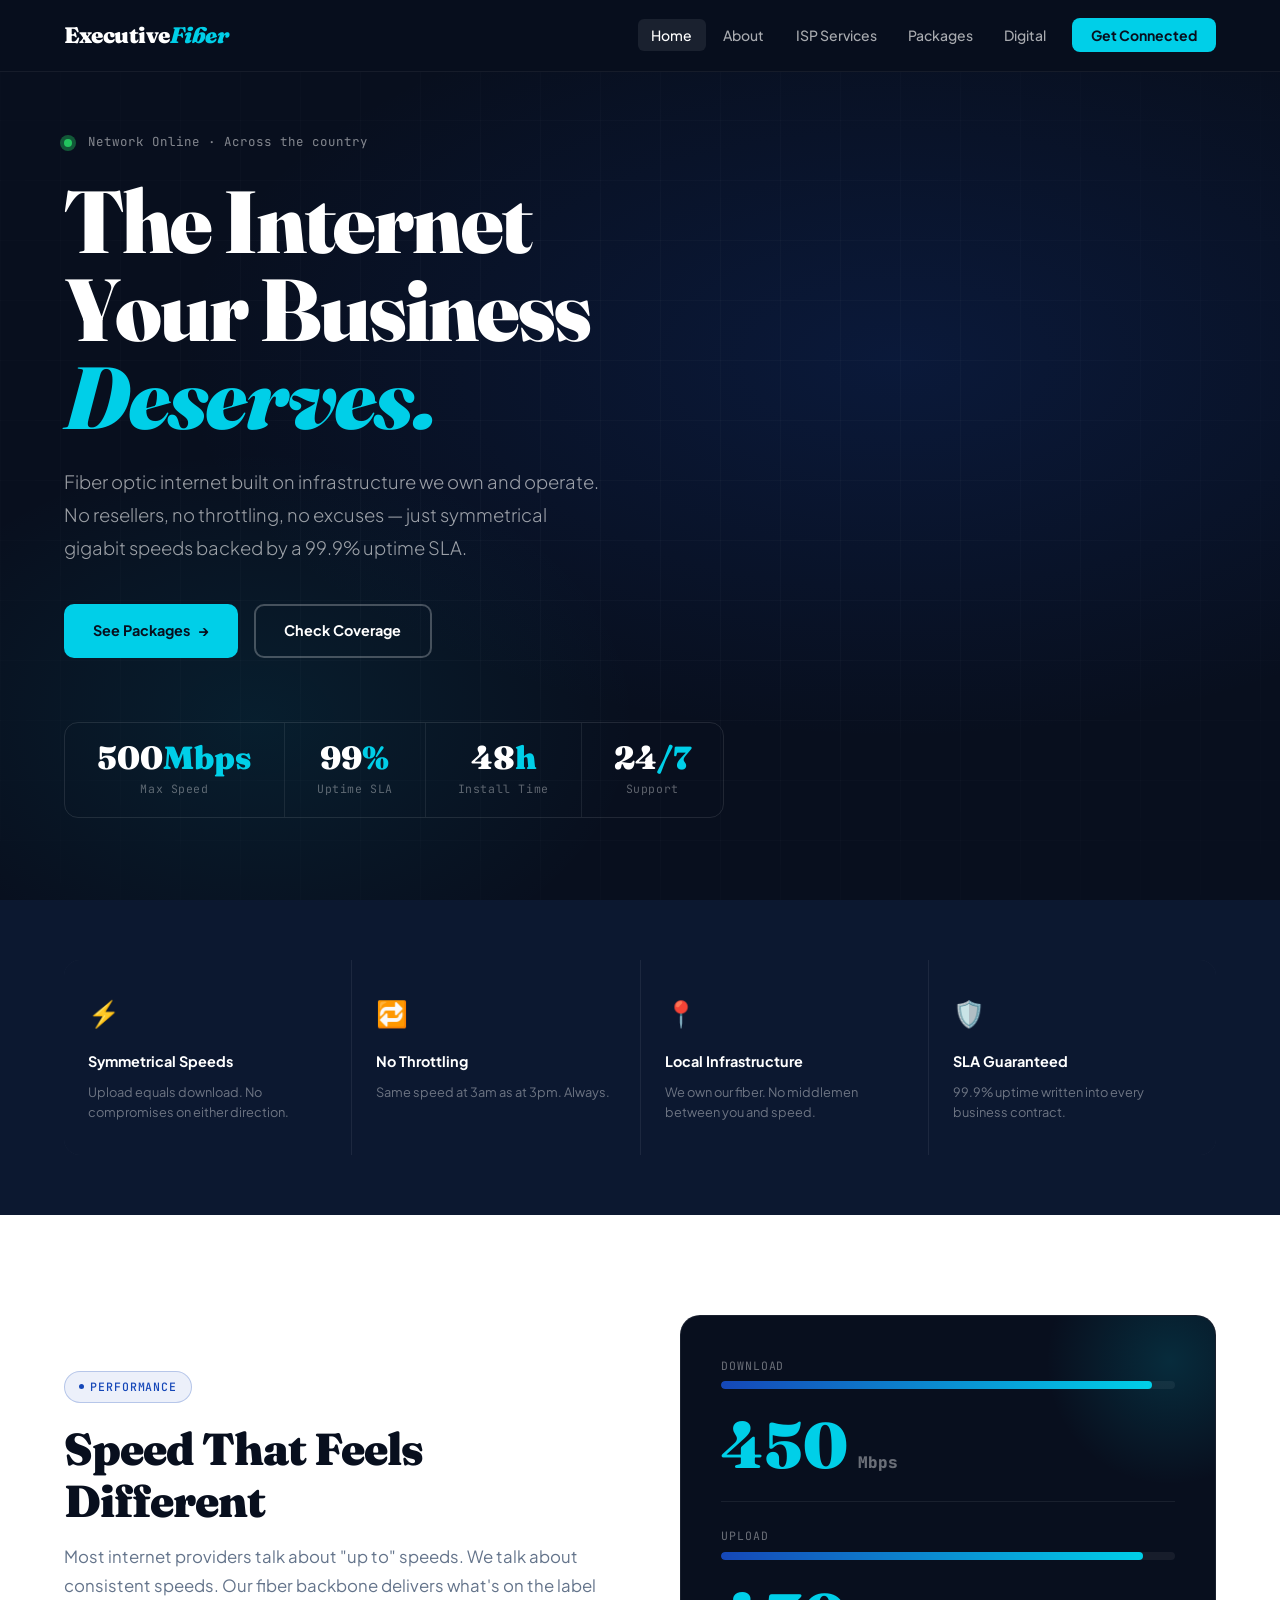
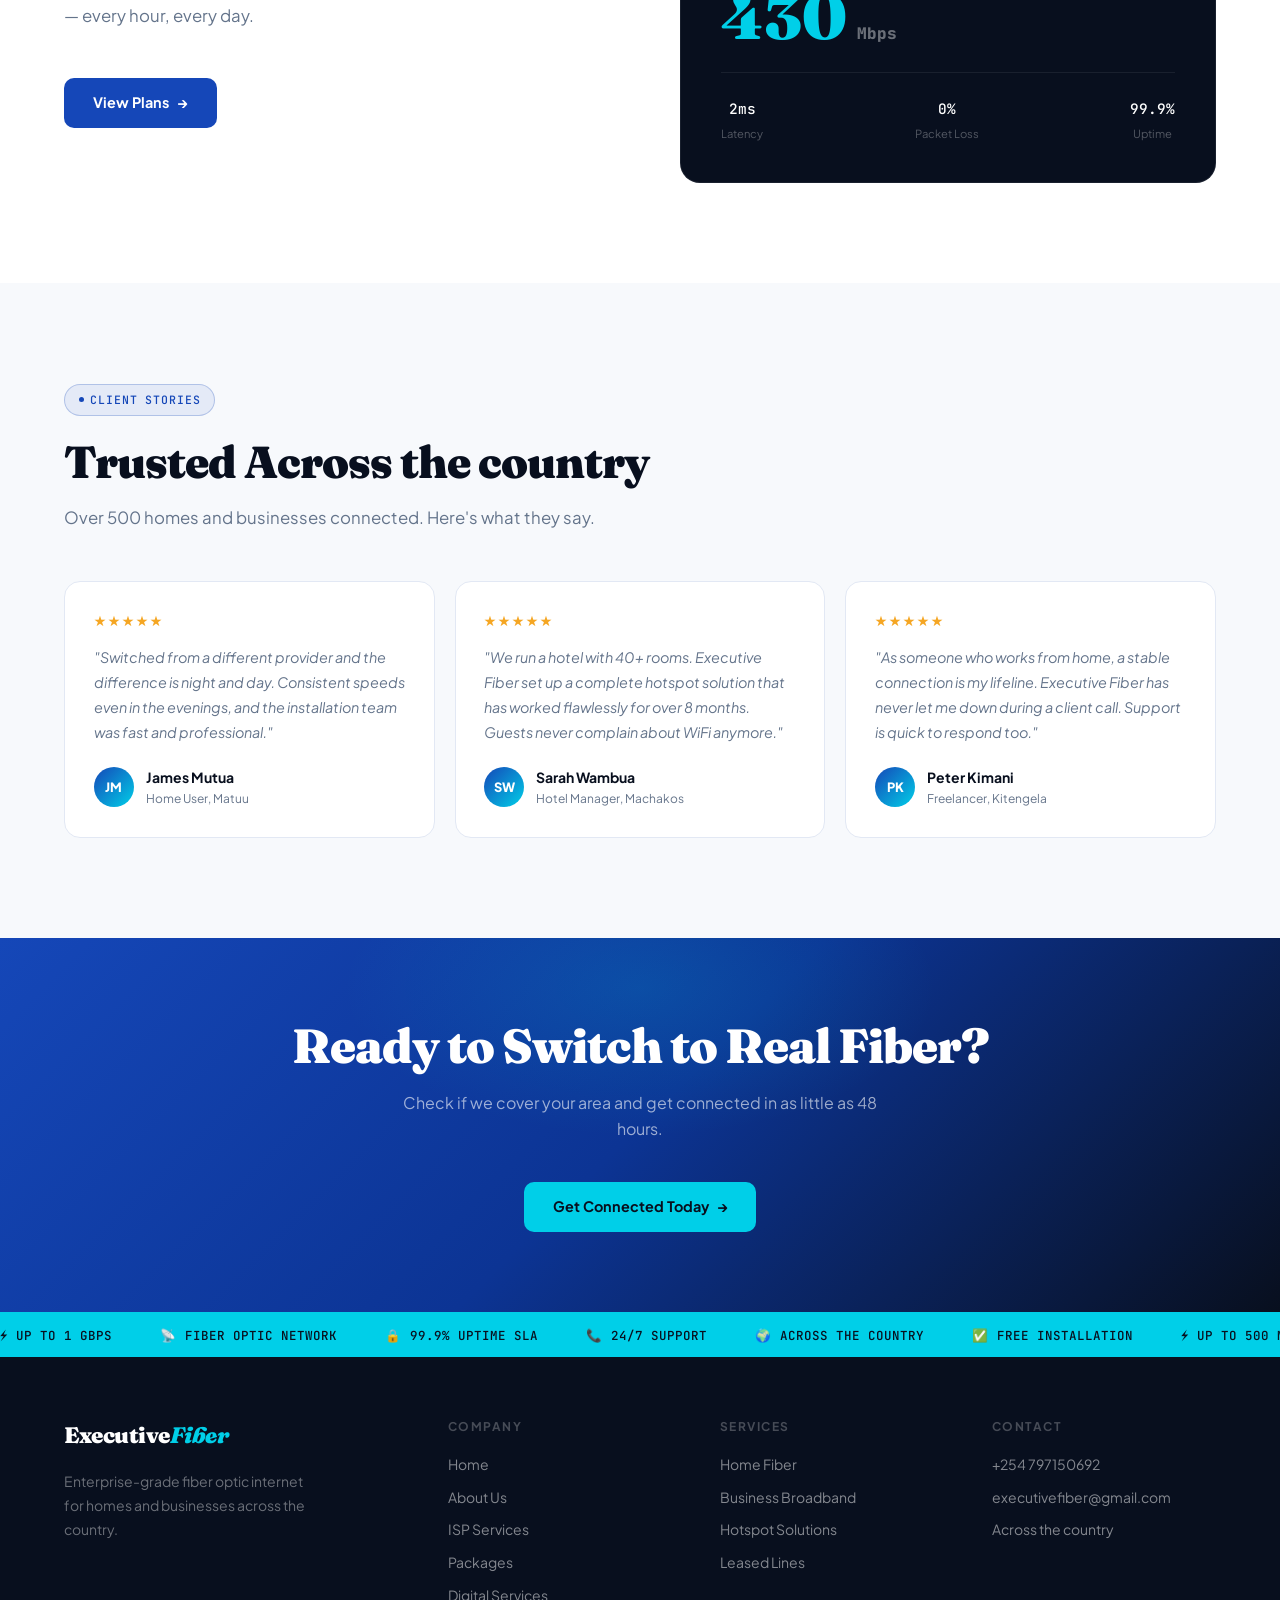
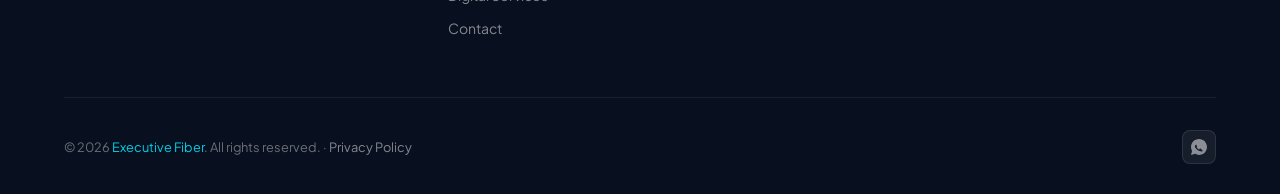
<file: index.html>
<!DOCTYPE html>
<html lang="en">
<head>
<meta charset="UTF-8">
<meta name="viewport" content="width=device-width, initial-scale=1.0">
<title>Executive Fiber — High-Speed Fiber Internet</title>
<link rel="icon" href="/favicon.ico" sizes="any">
<link rel="icon" type="image/png" sizes="32x32" href="/favicon-32x32.png">
<link rel="icon" type="image/png" sizes="16x16" href="/favicon-16x16.png">
<link rel="apple-touch-icon" href="/apple-touch-icon.png">
<meta name="theme-color" content="#080F1E">
<meta name="description" content="Executive Fiber delivers fiber optic internet to homes and businesses across the country, with unlimited data, free installation and local support.">
<meta property="og:type" content="website">
<meta property="og:site_name" content="Executive Fiber">
<meta property="og:title" content="Executive Fiber — High-Speed Fiber Internet">
<meta property="og:description" content="Executive Fiber delivers fiber optic internet to homes and businesses across the country, with unlimited data, free installation and local support.">
<link rel="preconnect" href="https://fonts.googleapis.com">
<link rel="preconnect" href="https://fonts.gstatic.com" crossorigin>
<link rel="stylesheet" href="https://fonts.googleapis.com/css2?family=Fraunces:ital,wght@0,700;0,900;1,700;1,900&amp;family=Plus+Jakarta+Sans:wght@300;400;500;600;700;800&amp;family=JetBrains+Mono:wght@400;500&amp;display=swap">
<link rel="stylesheet" href="ef-shared.css">
<script src="ef-shared.js" defer></script>
<style>
/* HERO */
.hero {
  min-height: 100vh;
  min-height: 100svh;
  background: var(--navy);
  display: flex; flex-direction: column; justify-content: center;
  padding: 130px 5% 80px;
  position: relative; overflow: hidden;
}
.hero-bg {
  position: absolute; inset: 0; z-index: 0;
  background:
    radial-gradient(ellipse 80% 60% at 70% 40%, rgba(21,71,184,0.18) 0%, transparent 70%),
    radial-gradient(ellipse 50% 50% at 20% 80%, rgba(0,207,232,0.08) 0%, transparent 60%);
}
.hero-grid {
  position: absolute; inset: 0;
  background-image: linear-gradient(rgba(255,255,255,0.025) 1px, transparent 1px),
    linear-gradient(90deg, rgba(255,255,255,0.025) 1px, transparent 1px);
  background-size: 60px 60px;
  mask-image: radial-gradient(ellipse 80% 80% at 50% 50%, black 30%, transparent 100%);
}
.hero-content { position: relative; z-index: 1; max-width: 780px; }
.hero-eyebrow { display: flex; align-items: center; gap: 0.75rem; margin-bottom: 1.5rem; }
.hero-eyebrow .ping-dot { margin-right: 0.25rem; }
.hero-eyebrow span { font-family: var(--font-mono); font-size: 0.78rem; color: rgba(255,255,255,0.5); letter-spacing: 0.08em; }
h1 {
  font-family: var(--font-display);
  font-size: clamp(3rem, 7vw, 5.5rem);
  font-weight: 900; line-height: 1.0;
  color: var(--white); letter-spacing: -2px;
  margin-bottom: 1.5rem;
}
h1 .accent { color: var(--cyan); font-style: italic; }
h1 .outline {
  -webkit-text-stroke: 2px rgba(255,255,255,0.25);
  color: transparent;
}
.hero-sub { font-size: 1.15rem; color: rgba(255,255,255,0.6); max-width: 540px; margin-bottom: 2.5rem; font-weight: 300; line-height: 1.8; }
.hero-actions { display: flex; gap: 1rem; flex-wrap: wrap; margin-bottom: 4rem; }
.hero-metrics {
  display: flex; gap: 0; border: 1px solid rgba(255,255,255,0.1);
  border-radius: 14px; overflow: hidden; width: fit-content;
}
.metric {
  padding: 1.2rem 2rem; text-align: center;
  border-right: 1px solid rgba(255,255,255,0.08);
}
.metric:last-child { border-right: none; }
.metric-val { font-family: var(--font-display); font-size: 2rem; font-weight: 900; color: var(--white); line-height: 1; }
.metric-val span { color: var(--cyan); }
.metric-lbl { font-size: 0.72rem; color: rgba(255,255,255,0.35); margin-top: 0.3rem; font-family: var(--font-mono); letter-spacing: 0.05em; }

/* FEATURE STRIP */
.feature-strip { background: var(--navy2); padding: 60px 5%; }
.strip-grid { display: grid; grid-template-columns: repeat(4, 1fr); gap: 1px; background: rgba(255,255,255,0.07); border-radius: 16px; overflow: hidden; }
.strip-item { background: var(--navy2); padding: 2rem 1.5rem; display: flex; flex-direction: column; gap: 0.5rem; transition: background 0.2s; }
.strip-item:hover { background: rgba(255,255,255,0.03); }
.strip-icon { font-size: 1.6rem; margin-bottom: 0.5rem; }
.strip-item h4 { font-family: var(--font-body); font-size: 0.9rem; font-weight: 700; color: var(--white); }
.strip-item p { font-size: 0.8rem; color: rgba(255,255,255,0.4); line-height: 1.6; }

/* SPEED SHOWCASE */
.speed-section { background: var(--white); padding: 100px 5%; }
.speed-grid { display: grid; grid-template-columns: 1fr 1fr; gap: 5rem; align-items: center; }
.speed-visual {
  background: var(--navy);
  border-radius: 20px; padding: 2.5rem;
  border: 1px solid rgba(255,255,255,0.07);
  position: relative; overflow: hidden;
}
.speed-visual::before {
  content: ''; position: absolute;
  top: -80px; right: -80px; width: 250px; height: 250px;
  background: radial-gradient(circle, rgba(0,207,232,0.15), transparent 70%);
  border-radius: 50%;
}
.speed-bar-label { font-family: var(--font-mono); font-size: 0.72rem; color: rgba(255,255,255,0.4); margin-bottom: 0.4rem; letter-spacing: 0.08em; }
.speed-bar-wrap { background: rgba(255,255,255,0.06); border-radius: 4px; height: 8px; margin-bottom: 1.5rem; overflow: hidden; }
.speed-bar { height: 100%; border-radius: 4px; background: linear-gradient(90deg, var(--blue), var(--cyan)); animation: 
  grow 1.5s ease forwards; transform-origin: left; }
@keyframes grow { from{transform:scaleX(0)} to{transform:scaleX(1)} }
.speed-num { font-family: var(--font-display); font-size: 4rem; font-weight: 900; color: var(--cyan); line-height: 1; }
.speed-unit { font-size: 1rem; color: rgba(255,255,255,0.4); font-family: var(--font-mono); }
.speed-divider { height: 1px; background: rgba(255,255,255,0.07); margin: 1.5rem 0; }
.speed-compare { display: flex; justify-content: space-between; }
.speed-compare-item { text-align: center; }
.speed-compare-item .val { font-family: var(--font-mono); font-size: 0.9rem; font-weight: 500; color: var(--white); }
.speed-compare-item .lbl { font-size: 0.7rem; color: rgba(255,255,255,0.3); margin-top: 0.2rem; }

/* TESTIMONIALS */
.testi-section { background: var(--offwhite); padding: 100px 5%; }
.testi-grid { display: grid; grid-template-columns: repeat(3, 1fr); gap: 1.25rem; }
.testi-card { background: var(--white); border: 1px solid var(--border); border-radius: 16px; padding: 1.8rem; transition: all 0.25s; }
.testi-card:hover { transform: translateY(-4px); box-shadow: 0 16px 48px rgba(21,71,184,0.08); border-color: rgba(21,71,184,0.2); }
.testi-stars { color: var(--gold); font-size: 0.85rem; letter-spacing: 2px; margin-bottom: 0.75rem; }
.testi-text { font-size: 0.9rem; color: var(--gray); line-height: 1.75; font-style: italic; margin-bottom: 1.25rem; }
.testi-author { display: flex; align-items: center; gap: 0.75rem; }
.testi-avatar { width: 40px; height: 40px; border-radius: 50%; background: 
  linear-gradient(135deg, var(--blue), var(--cyan)); display: flex; align-items: center; justify-content: center; 
  font-weight: 800; color: var(--white); font-size: 0.8rem; flex-shrink: 0; }
.testi-name { font-size: 0.875rem; font-weight: 700; color: var(--navy); }
.testi-role { font-size: 0.75rem; color: var(--lgray); }

/* CTA BANNER */
.cta-banner {
  background: linear-gradient(135deg, var(--blue) 0%, #0C3494 50%, var(--navy) 100%);
  padding: 80px 5%; text-align: center; position: relative; overflow: hidden;
}
.cta-banner::before {
  content: ''; position: absolute; top: -100px; left: 50%;
  transform: translateX(-50%);
  width: 600px; height: 300px;
  background: radial-gradient(ellipse, rgba(0,207,232,0.15), transparent 70%);
}
.cta-banner h2 { color: var(--white); font-size: clamp(2rem, 4vw, 3rem); margin-bottom: 1rem; position: relative; }
.cta-banner p { color: rgba(255,255,255,0.6); max-width: 480px; margin: 0 auto 2.5rem; position: relative; }
.cta-banner .btn { position: relative; }

@media(max-width:900px){
  .strip-grid{grid-template-columns:1fr 1fr}
  .speed-grid{grid-template-columns:1fr;gap:3rem}
  .testi-grid{grid-template-columns:1fr}
  .hero-metrics{flex-wrap:wrap}
}


</style>
<script type="application/ld+json">
{"@context":"https://schema.org","@type":"LocalBusiness","name":"Executive Fiber","description":"Fiber optic internet for homes and businesses.","telephone":"+254797150692","email":"executivefiber@gmail.com","areaServed":{"@type":"Country","name":"Kenya"}}
</script>
</head>
<body>

<nav>
  <a href="index.html" class="logo">Executive<em>Fiber</em></a>
  <ul>
    <li><a href="index.html" class="active">Home</a></li>
    <li><a href="about.html">About</a></li>
    <li><a href="services.html">ISP Services</a></li>
    <li><a href="packages.html">Packages</a></li>
    <li><a href="digital.html">Digital</a></li>
    <li><a href="contact.html" class="nav-cta">Get Connected</a></li>
  </ul>
  <button type="button" class="hamburger" id="hamburger" onclick="toggleNav()" aria-label="Menu" aria-expanded="false" aria-controls="mobile-nav">
    <span></span>
    <span></span>
    <span></span>
  </button>
</nav>
<div class="mobile-nav" id="mobile-nav">
  <a href="index.html" class="active">Home</a>
  <a href="about.html">About</a>
  <a href="services.html">ISP Services</a>
  <a href="packages.html">Packages</a>
  <a href="digital.html">Digital</a>
  <a href="contact.html" class="mob-cta">Get Connected</a>
</div>

<!-- HERO -->
<section class="hero">
  <div class="hero-bg"></div>
  <div class="hero-grid"></div>
  <div class="hero-content">
    <div class="hero-eyebrow">
      <span class="ping-dot"></span>
      <span>Network Online · Across the country</span>
    </div>
    <h1>The Internet<br>Your Business<br><span class="accent">Deserves.</span></h1>
    <p class="hero-sub">Fiber optic internet built on infrastructure we own and operate. No resellers, 
      no throttling, no excuses — just symmetrical gigabit speeds backed by a 99.9% uptime SLA.</p>
    <div class="hero-actions">
      <a href="packages.html" class="btn btn-cyan btn-arrow">See Packages</a>
      <a href="contact.html" class="btn btn-ghost">Check Coverage</a>
    </div>
    <div class="hero-metrics">
      <div class="metric"><div class="metric-val">500<span>Mbps</span></div><div class="metric-lbl">Max Speed</div></div>
      <div class="metric"><div class="metric-val">99<span>%</span></div><div class="metric-lbl">Uptime SLA</div></div>
      <div class="metric"><div class="metric-val">48<span>h</span></div><div class="metric-lbl">Install Time</div></div>
      <div class="metric"><div class="metric-val">24<span>/7</span></div><div class="metric-lbl">Support</div></div>
    </div>
  </div>
</section>

<!-- FEATURE STRIP -->
<div class="feature-strip">
  <div class="strip-grid">
    <div class="strip-item">
      <div class="strip-icon">⚡</div>
      <h4>Symmetrical Speeds</h4>
      <p>Upload equals download. No compromises on either direction.</p>
    </div>
    <div class="strip-item">
      <div class="strip-icon">🔁</div>
      <h4>No Throttling</h4>
      <p>Same speed at 3am as at 3pm. Always.</p>
    </div>
    <div class="strip-item">
      <div class="strip-icon">📍</div>
      <h4>Local Infrastructure</h4>
      <p>We own our fiber. No middlemen between you and speed.</p>
    </div>
    <div class="strip-item">
      <div class="strip-icon">🛡️</div>
      <h4>SLA Guaranteed</h4>
      <p>99.9% uptime written into every business contract.</p>
    </div>
  </div>
</div>

<!-- SPEED SHOWCASE -->
<section class="speed-section">
  <div class="speed-grid">
    <div>
      <div class="tag">Performance</div>
      <h2>Speed That Feels Different</h2>
      <p class="lead">Most internet providers talk about "up to" speeds. We talk about consistent speeds. 
        Our fiber backbone delivers what's on the label — every hour, every day.</p>
      <a href="packages.html" class="btn btn-blue btn-arrow">View Plans</a>
    </div>
    <div class="speed-visual">
      <div style="margin-bottom:1.5rem">
        <div class="speed-bar-label">DOWNLOAD</div>
        <div class="speed-bar-wrap"><div class="speed-bar" style="width:95%"></div></div>
        <div class="speed-num">450<span class="speed-unit"> Mbps</span></div>
      </div>
      <div class="speed-divider"></div>
      <div style="margin-top:1.5rem">
        <div class="speed-bar-label">UPLOAD</div>
        <div class="speed-bar-wrap"><div class="speed-bar" style="width:93%;animation-delay:0.3s"></div></div>
        <div class="speed-num">430<span class="speed-unit"> Mbps</span></div>
      </div>
      <div class="speed-divider"></div>
      <div class="speed-compare">
        <div class="speed-compare-item"><div class="val">2ms</div><div class="lbl">Latency</div></div>
        <div class="speed-compare-item"><div class="val">0%</div><div class="lbl">Packet Loss</div></div>
        <div class="speed-compare-item"><div class="val">99.9%</div><div class="lbl">Uptime</div></div>
      </div>
    </div>
  </div>
</section>

<!-- TESTIMONIALS -->
<section class="testi-section">
  <div class="tag">Client Stories</div>
  <h2>Trusted Across the country</h2>
  <p class="lead">Over 500 homes and businesses connected. Here's what they say.</p>
  <div class="testi-grid">
    <div class="testi-card">
      <div class="testi-stars">★★★★★</div>
      <p class="testi-text">"Switched from a different provider and the difference is night and day. 
        Consistent speeds even in the evenings, and the installation team was fast and professional."</p>
      <div class="testi-author"><div class="testi-avatar">JM</div><div>
        <div class="testi-name">James Mutua</div><div class="testi-role">Home User, Matuu</div></div></div>
    </div>
    <div class="testi-card">
      <div class="testi-stars">★★★★★</div>
      <p class="testi-text">"We run a hotel with 40+ rooms. Executive Fiber set up a complete hotspot solution that has worked flawlessly for over 8 months. 
        Guests never complain about WiFi anymore."</p>
      <div class="testi-author"><div class="testi-avatar">SW</div><div><div class="testi-name">Sarah Wambua</div>
      <div class="testi-role">Hotel Manager, Machakos</div></div></div>
    </div>
    <div class="testi-card">
      <div class="testi-stars">★★★★★</div>
      <p class="testi-text">"As someone who works from home, a stable connection is my lifeline. 
        Executive Fiber has never let me down during a client call. Support is quick to respond too."</p>
      <div class="testi-author"><div class="testi-avatar">PK</div><div><div class="testi-name">Peter Kimani</div>
      <div class="testi-role">Freelancer, Kitengela</div></div></div>
    </div>
  </div>
</section>

<!-- CTA BANNER -->
<div class="cta-banner">
  <h2>Ready to Switch to Real Fiber?</h2>
  <p>Check if we cover your area and get connected in as little as 48 hours.</p>
  <a href="contact.html" class="btn btn-cyan btn-arrow">Get Connected Today</a>
</div>

<div class="speed-ticker">
  <div class="ticker-inner">
    <span class="ticker-item">⚡ UP TO 1 GBPS</span><span class="ticker-item">📡 FIBER OPTIC NETWORK</span>
    <span class="ticker-item">🔒 99.9% UPTIME SLA</span><span class="ticker-item">📞 24/7 SUPPORT</span>
    <span class="ticker-item">🌍 ACROSS THE COUNTRY</span><span class="ticker-item">✅ FREE INSTALLATION</span>
    <span class="ticker-item">⚡ UP TO 500 MBPS</span><span class="ticker-item">📡 FIBER OPTIC NETWORK</span>
    <span class="ticker-item">🔒 99.9% UPTIME SLA</span><span class="ticker-item">📞 24/7 SUPPORT</span>
    <span class="ticker-item">🌍 ACROSS THE COUNTRY</span><span class="ticker-item">✅ FREE INSTALLATION</span>
  </div>
</div>
<footer>
  <div class="footer-top">
    <div class="footer-brand"><a href="index.html" class="logo">Executive<em>Fiber</em></a>
      <p>Enterprise-grade fiber optic internet for homes and businesses across the country.</p></div>
    <div class="footer-col"><h4>Company</h4>
      <a href="index.html">Home</a>
      <a href="about.html">About Us</a>
      <a href="services.html">ISP Services</a>
      <a href="packages.html">Packages</a>
      <a href="digital.html">Digital Services</a>
      <a href="contact.html">Contact</a></div>


    <div class="footer-col"><h4>Services</h4>
      <a href="services.html#home-fiber">Home Fiber</a>
      <a href="services.html#business-broadband">Business Broadband</a>
      <a href="services.html#hotspot">Hotspot Solutions</a>
      <a href="services.html#leased-lines">Leased Lines</a></div>


    <div class="footer-col"><h4>Contact</h4>
      <a href="tel:+254797150692">+254 797150692</a>
      <a href="mailto:executivefiber@gmail.com">executivefiber@gmail.com</a>
      <a href="contact.html">Across the country</a></div>
  </div>
  <div class="footer-bottom"><p>© 2026 <span>Executive Fiber</span>. All rights reserved. · <a href="privacy.html">Privacy Policy</a></p>


    <div class="footer-socials">
  <!-- WhatsApp -->
<a href="https://wa.me/254797150692" title="WhatsApp" aria-label="WhatsApp" target="_blank" rel="noopener">
  <svg width="16" height="16" viewBox="0 0 32 32" fill="currentColor">
    <path d="M16 0C7.163 0 0 7.163 0 16c0 2.833.742 5.49 2.043 7.796L.057 31.943l8.418-2.203A15.933 15.933 0 0 0 16 32c8.837 0 16-7.163 16-16S24.837 0 16 0zm8.006 22.906c-.334.940-1.956 1.846-2.686 1.962-.73.116-1.64.165-2.647-.166-1.007-.33-2.295-.77-3.953-1.507-3.29-1.462-5.44-4.77-5.604-4.992-.163-.222-1.33-1.77-1.33-3.376s.842-2.396 1.14-2.722c.298-.327.65-.409.866-.409.217 0 .434.002.624.01.2.01.468-.076.733.559.275.658.933 2.276.933 2.442 0 .166-.083.373-.249.597-.166.222-.249.36-.415.555-.166.194-.35.41-.149.804.2.394.892 1.47 1.915 2.381 1.315 1.173 2.424 1.536 2.773 1.709.35.174.554.145.757-.083.2-.228.865-.997 1.096-1.34.23-.342.46-.285.773-.171.313.114 1.99.938 2.33 1.109.34.17.568.256.651.398.083.143.083.826-.25 1.767z"/>
  </svg>
</a>
    </div>
  </div>
</footer>

</body>
</html>
</file>
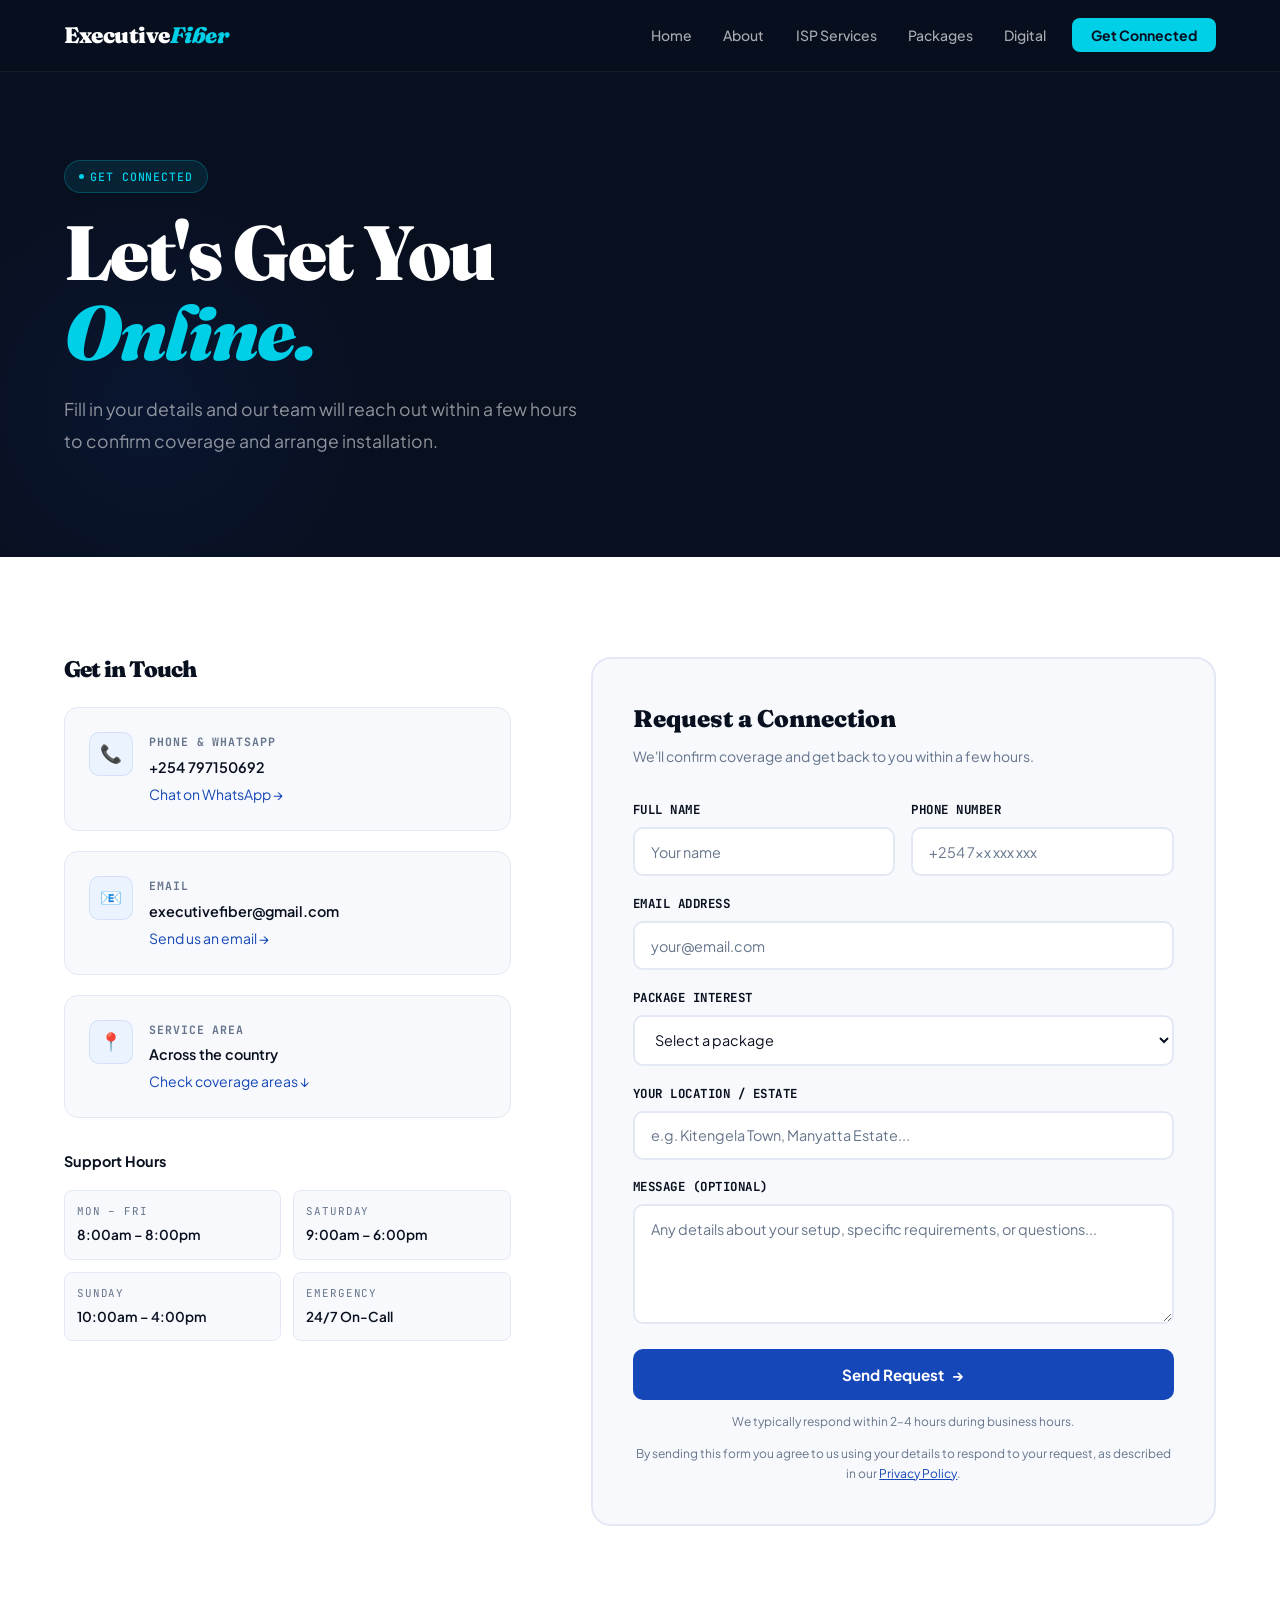
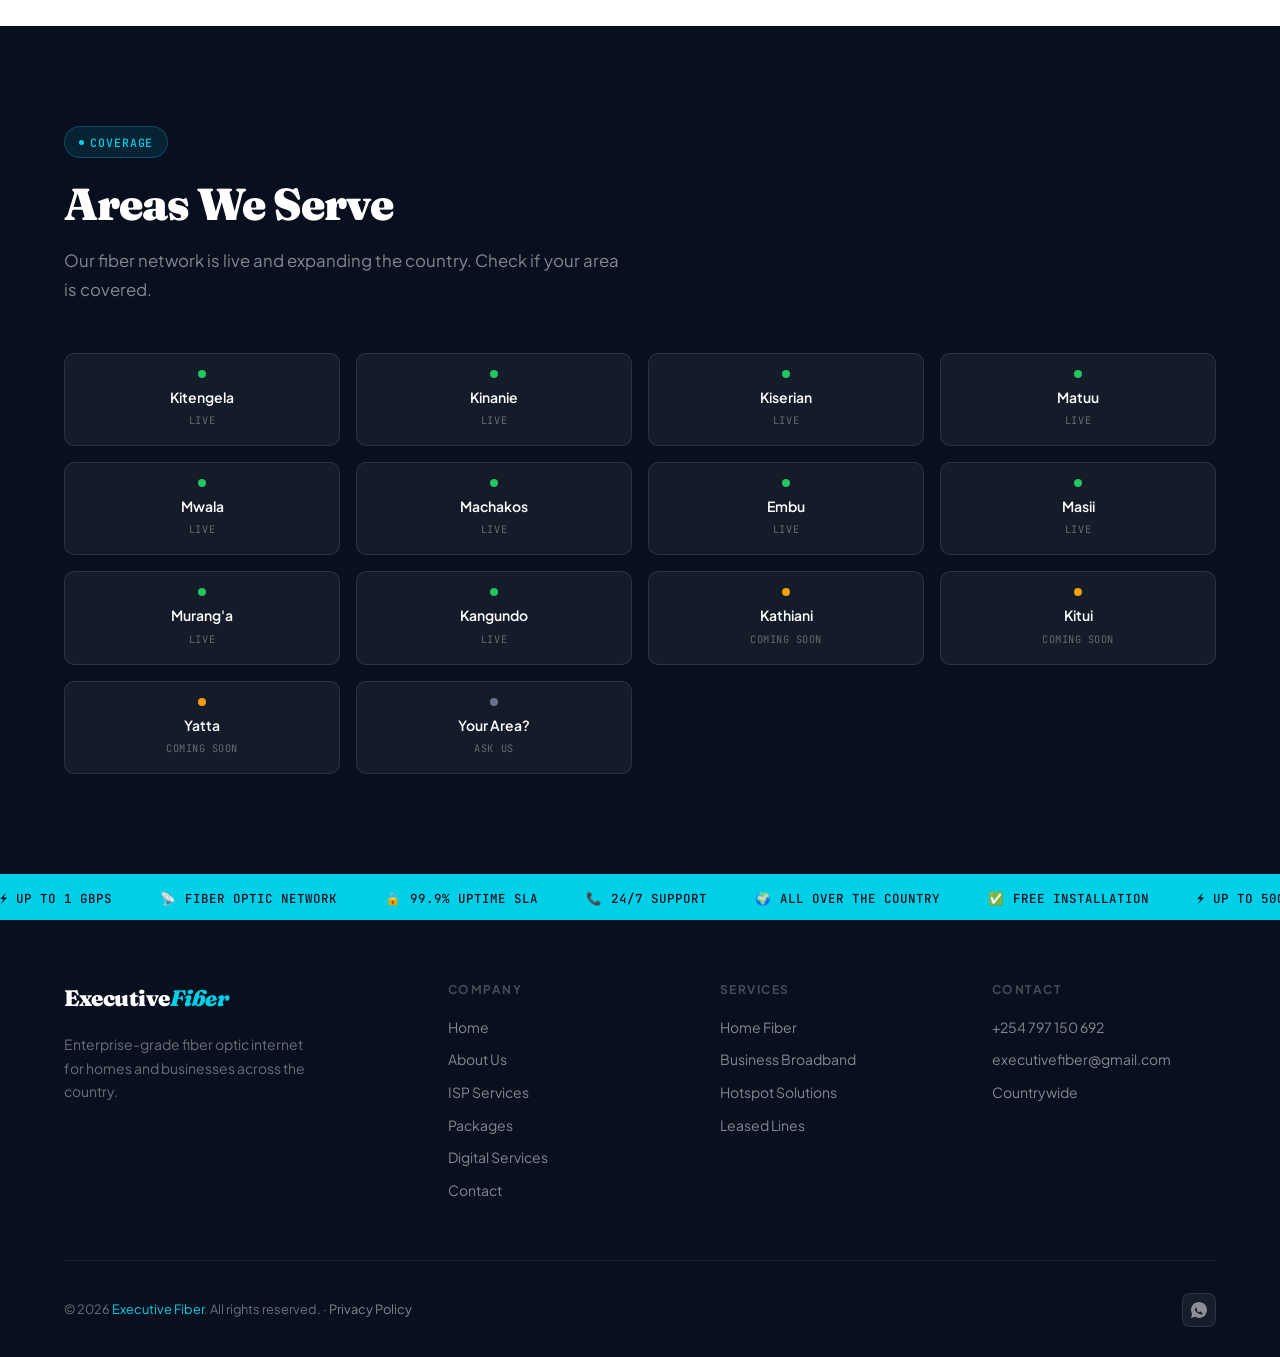
<file: contact.html>
<!DOCTYPE html>
<html lang="en">
<head>
<meta charset="UTF-8">
<meta name="viewport" content="width=device-width, initial-scale=1.0">
<title>Contact — Executive Fiber</title>
<link rel="icon" href="/favicon.ico" sizes="any">
<link rel="icon" type="image/png" sizes="32x32" href="/favicon-32x32.png">
<link rel="icon" type="image/png" sizes="16x16" href="/favicon-16x16.png">
<link rel="apple-touch-icon" href="/apple-touch-icon.png">
<meta name="theme-color" content="#080F1E">
<meta name="description" content="Request a connection or a quote from Executive Fiber. Tell us your location and we will confirm coverage within a few hours.">
<meta property="og:type" content="website">
<meta property="og:site_name" content="Executive Fiber">
<meta property="og:title" content="Contact — Executive Fiber">
<meta property="og:description" content="Request a connection or a quote from Executive Fiber. Tell us your location and we will confirm coverage within a few hours.">
<link rel="preconnect" href="https://fonts.googleapis.com">
<link rel="preconnect" href="https://fonts.gstatic.com" crossorigin>
<link rel="stylesheet" href="https://fonts.googleapis.com/css2?family=Fraunces:ital,wght@0,700;0,900;1,700;1,900&amp;family=Plus+Jakarta+Sans:wght@300;400;500;600;700;800&amp;family=JetBrains+Mono:wght@400;500&amp;display=swap">
<link rel="stylesheet" href="ef-shared.css">
<script src="ef-shared.js" defer></script>
<style>
.page-hero {
  background: var(--navy); padding: 160px 5% 100px;
  position: relative; overflow: hidden;
}
.page-hero::before {
  content:''; position:absolute; bottom:-100px; left:-100px;
  width:500px; height:500px;
  background:radial-gradient(circle,rgba(21,71,184,0.12),transparent 70%);
  border-radius:50%;
}
.page-hero-inner { position:relative; z-index:1; max-width:700px; }
.page-hero h1 { font-family:var(--font-display); font-size:clamp(2.8rem,6vw,5rem); font-weight:900; 
  color:var(--white); line-height:1.05; letter-spacing:-2px; margin-bottom:1.25rem; }
.page-hero h1 em { font-style:italic; color:var(--cyan); }
.page-hero p { font-size:1.1rem; color:rgba(255,255,255,0.55); max-width:520px; line-height:1.8; }

/* CONTACT MAIN */
.contact-main { background:var(--white); padding:100px 5%; }
.contact-layout { display:grid; grid-template-columns:1fr 1.4fr; gap:5rem; align-items:start; }

/* INFO SIDE */
.contact-info { display:flex; flex-direction:column; gap:1.25rem; }
.info-card { background:var(--offwhite); border:1px solid var(--border); border-radius:14px; padding:1.5rem; 
  display:flex; align-items:flex-start; gap:1rem; transition:all 0.2s; }
.info-card:hover { border-color:rgba(21,71,184,0.2); background:var(--ice); }
.info-icon { width:44px; height:44px; border-radius:10px; background:var(--ice); border:1px solid rgba(21,71,184,0.1); 
  display:flex; align-items:center; justify-content:center; font-size:1.1rem; flex-shrink:0; }
.info-card h4 { font-size:0.72rem; font-family:var(--font-mono); letter-spacing:0.08em; 
  text-transform:uppercase; color:var(--lgray); margin-bottom:0.3rem; }
.info-card p { font-size:0.9rem; font-weight:600; color:var(--navy); }
.info-card a { color:var(--blue); text-decoration:none; font-size:0.875rem; display:block; margin-top:0.2rem; }
.info-card a:hover { color:var(--sky); }

.hours-grid { display:grid; grid-template-columns:1fr 1fr; gap:0.75rem; margin-top:0.5rem; }
.hours-item { background:var(--offwhite); border-radius:8px; padding:0.75rem; border:1px solid var(--border); }
.hours-item .day { font-family:var(--font-mono); font-size:0.68rem; color:var(--lgray); text-transform:uppercase; letter-spacing:0.08em; }
.hours-item .time { font-size:0.85rem; font-weight:600; color:var(--navy); margin-top:0.2rem; }

/* FORM SIDE */
.contact-form-wrap { background:var(--offwhite); border:2px solid var(--border); border-radius:20px; padding:2.5rem; }
.form-title { font-family:var(--font-display); font-size:1.5rem; font-weight:900; color:var(--navy); margin-bottom:0.4rem; }
.form-subtitle { font-size:0.875rem; color:var(--gray); margin-bottom:2rem; }
.form-group { margin-bottom:1.1rem; }
.form-group label { display:block; font-size:0.78rem; font-weight:700; color:var(--navy); margin-bottom:0.4rem; 
  font-family:var(--font-mono); letter-spacing:0.04em; text-transform:uppercase; }
.form-group input,
.form-group select,
.form-group textarea {
  width:100%; background:var(--white); border:2px solid var(--border);
  color:var(--navy); border-radius:10px; padding:0.85rem 1rem;
  font-size:0.9rem; font-family:var(--font-body); outline:none;
  transition:all 0.2s;
}
.form-group input:focus,
.form-group select:focus,
.form-group textarea:focus { border-color:var(--blue); box-shadow:0 0 0 4px rgba(21,71,184,0.08); }
.form-group input::placeholder, .form-group textarea::placeholder { color:var(--lgray); }
.form-row { display:grid; grid-template-columns:1fr 1fr; gap:1rem; }
.form-group textarea { resize:vertical; min-height:120px; }
.form-group select option { background:var(--white); }
.submit-btn { width:100%; background:var(--blue); color:var(--white); border:none; padding:1rem; border-radius:10px; 
  font-family:var(--font-body); font-weight:700; font-size:0.95rem; cursor:pointer; 
  
  transition:all 0.22s; margin-top:0.5rem; display:flex; align-items:center; justify-content:center; gap:0.5rem; }
.submit-btn:hover { background:var(--sky); transform:translateY(-2px); box-shadow:0 8px 28px rgba(21,71,184,0.3); }
.submit-btn .arrow { transition:transform 0.2s; }
.submit-btn:hover .arrow { transform:translateX(4px); }
.form-note { font-size:0.75rem; color:var(--lgray); text-align:center; margin-top:0.75rem; }

/* SUCCESS STATE */
.success-msg { display:none; text-align:center; padding:3rem 1rem; }
.success-msg .checkmark { font-size:3rem; margin-bottom:1rem; display:block; }
.success-msg h3 { font-family:var(--font-display); font-size:1.5rem; font-weight:900; color:var(--navy); margin-bottom:0.5rem; }
.success-msg p { color:var(--gray); font-size:0.9rem; }

/* COVERAGE MAP PLACEHOLDER */
.coverage { background:var(--navy); padding:100px 5%; }
.coverage h2 { color:var(--white); }
.coverage .lead { color:rgba(255,255,255,0.5); }
.coverage-areas { display:grid; grid-template-columns:repeat(4,1fr); gap:1rem; margin-top:2rem; }
.area-chip { background:rgba(255,255,255,0.05); border:1px solid rgba(255,255,255,0.1); border-radius:10px; 
  padding:1rem; text-align:center; transition:all 0.2s; }
.area-chip:hover { background:rgba(0,207,232,0.08); border-color:rgba(0,207,232,0.2); }
.area-chip .area-dot { width:8px; height:8px; border-radius:50%; background:#22c55e; margin:0 auto 0.5rem; }
.area-chip .area-name { font-size:0.875rem; font-weight:600; color:var(--white); }
.area-chip .area-status { font-family:var(--font-mono); font-size:0.65rem; color:rgba(255,255,255,0.35); margin-top:0.2rem; letter-spacing:0.05em; }

@media(max-width:900px){
  .contact-layout{grid-template-columns:1fr;gap:3rem}
  .coverage-areas{grid-template-columns:1fr 1fr}
  .form-row{grid-template-columns:1fr}
}


</style>
</head>
<body>

<nav>
  <a href="index.html" class="logo">Executive<em>Fiber</em></a>
  <ul>
    <li><a href="index.html">Home</a></li>
    <li><a href="about.html">About</a></li>
    <li><a href="services.html">ISP Services</a></li>
    <li><a href="packages.html">Packages</a></li>
    <li><a href="digital.html">Digital</a></li>
    <li><a href="contact.html" class="nav-cta active">Get Connected</a></li>
  </ul>
  <button type="button" class="hamburger" id="hamburger" onclick="toggleNav()" aria-label="Menu" aria-expanded="false" aria-controls="mobile-nav">
    <span></span>
    <span></span>
    <span></span>
  </button>
</nav>
<div class="mobile-nav" id="mobile-nav">
  <a href="index.html">Home</a>
  <a href="about.html">About</a>
  <a href="services.html">ISP Services</a>
  <a href="packages.html">Packages</a>
  <a href="digital.html">Digital</a>
  <a href="contact.html" class="mob-cta">Get Connected</a>
</div>

<div class="page-hero">
  <div class="page-hero-inner">
    <div class="tag">Get Connected</div>
    <h1>Let's Get You<br><em>Online.</em></h1>
    <p>Fill in your details and our team will reach out within a few hours to confirm coverage and arrange installation.</p>
  </div>
</div>

<!-- CONTACT MAIN -->
<section class="contact-main">
  <div class="contact-layout">

    <!-- INFO -->
    <div>
      <h2 style="font-size:1.4rem;margin-bottom:1.5rem">Get in Touch</h2>
      <div class="contact-info">
        <div class="info-card">
          <div class="info-icon">📞</div>
          <div>
            <h4>Phone & WhatsApp</h4>
            <p>+254 797150692</p>
            <a href="https://wa.me/254797150692">Chat on WhatsApp →</a>
          </div>
        </div>
        <div class="info-card">
          <div class="info-icon">📧</div>
          <div>
            <h4>Email</h4>
            <p>executivefiber@gmail.com</p>
            <a href="mailto:executivefiber@gmail.com">Send us an email →</a>
          </div>
        </div>
        <div class="info-card">
          <div class="info-icon">📍</div>
          <div>
            <h4>Service Area</h4>
            <p>Across the country</p>
            <a href="#coverage">Check coverage areas ↓</a>
          </div>
        </div>
      </div>

      <div style="margin-top:2rem">
        <h3 style="font-family:var(--font-body);font-size:0.9rem;font-weight:700;color:var(--navy);margin-bottom:1rem;">Support Hours</h3>
        <div class="hours-grid">
          <div class="hours-item"><div class="day">Mon – Fri</div><div class="time">8:00am – 8:00pm</div></div>
          <div class="hours-item"><div class="day">Saturday</div><div class="time">9:00am – 6:00pm</div></div>
          <div class="hours-item"><div class="day">Sunday</div><div class="time">10:00am – 4:00pm</div></div>
          <div class="hours-item"><div class="day">Emergency</div><div class="time">24/7 On-Call</div></div>
        </div>
      </div>
    </div>

    <!-- FORM -->
    <div class="contact-form-wrap">
      <div id="form-content">
        <div class="form-title">Request a Connection</div>
        <div class="form-subtitle">We'll confirm coverage and get back to you within a few hours.</div>
        <form name="contact" method="POST" data-netlify="true" data-netlify-honeypot="bot-field" onsubmit="handleSubmit(event)" novalidate>
          <input type="hidden" name="form-name" value="contact">
          <p style="display:none"><label>Leave this empty: <input name="bot-field" tabindex="-1" autocomplete="off"></label></p>
          <div class="form-row">
            <div class="form-group"><label for="field-name">Full Name</label><input type="text" id="field-name" name="name" autocomplete="name" placeholder="Your name"></div>
            <div class="form-group"><label for="field-phone">Phone Number</label><input type="tel" id="field-phone" name="phone" autocomplete="tel" placeholder="+254 7xx xxx xxx"></div>
          </div>
          <div class="form-group"><label for="field-email">Email Address</label><input type="email" id="field-email" name="email" autocomplete="email" placeholder="your@email.com"></div>
          <div class="form-group">
            <label for="field-package">Package Interest</label>
            <select id="field-package" name="package">
              <option value="" disabled selected>Select a package</option>
              <option>Starter — 10 Mbps (KSh 1,500/mo)</option>
              <option>Basic — 20 Mbps (KSh 2,500/mo)</option>
              <option>Enterprise — 50 Mbps (KSh 6,500/mo)</option>
              <option>Business — 100 Mbps (KSh 9,500/mo)</option>
              <option>Business — 250 Mbps (KSh 13,500/mo)</option>
              <option>Enterprise — 500 Mbps (KSh 18,500/mo)</option>
              <option>Hotspot / Managed WiFi Solution</option>
              <option>Dedicated Leased Line</option>
              <option>Digital Services — Web / App / SEO / Social</option>
              <option>Not sure — I need advice</option>
            </select>
          </div>
          <div class="form-group"><label for="field-location">Your Location / Estate</label><input type="text" id="field-location" name="location" placeholder="e.g. Kitengela Town, Manyatta Estate..."></div>
          <div class="form-group"><label for="field-message">Message (Optional)</label><textarea id="field-message" name="message" placeholder="Any details about your setup, specific requirements, or questions..."></textarea></div>
          <button type="submit" class="submit-btn">Send Request <span class="arrow">→</span></button>
          <p class="form-error" id="form-error" role="alert" hidden>Something went wrong sending your request. Please try again, or reach us on WhatsApp or +254 797 150 692.</p>
          <p class="form-note">We typically respond within 2–4 hours during business hours.</p>
          <p class="form-note">By sending this form you agree to us using your details to respond to your request, as described in our <a href="privacy.html">Privacy Policy</a>.</p>
        </form>
      </div>
      <div class="success-msg" id="success-msg">
        <span class="checkmark">✅</span>
        <h3>Request Received!</h3>
        <p>Thanks for reaching out. Our team will contact you within a few hours to confirm coverage and discuss next steps.</p>
      </div>
    </div>

  </div>
</section>

<!-- COVERAGE -->
<section class="coverage" id="coverage">
  <div class="tag">Coverage</div>
  <h2>Areas We Serve</h2>
  <p class="lead">Our fiber network is live and expanding the country. Check if your area is covered.</p>
  <div class="coverage-areas">
    <div class="area-chip"><div class="area-dot"></div><div class="area-name">Kitengela</div><div class="area-status">LIVE</div></div>
    <div class="area-chip"><div class="area-dot"></div><div class="area-name">Kinanie</div><div class="area-status">LIVE</div></div>
    <div class="area-chip"><div class="area-dot"></div><div class="area-name">Kiserian</div><div class="area-status">LIVE</div></div>
    <div class="area-chip"><div class="area-dot"></div><div class="area-name">Matuu</div><div class="area-status">LIVE</div></div>
    <div class="area-chip"><div class="area-dot"></div><div class="area-name">Mwala</div><div class="area-status">LIVE</div></div>
    <div class="area-chip"><div class="area-dot"></div><div class="area-name">Machakos</div><div class="area-status">LIVE</div></div>
    <div class="area-chip"><div class="area-dot"></div><div class="area-name">Embu</div><div class="area-status">LIVE</div></div>
    <div class="area-chip"><div class="area-dot"></div><div class="area-name">Masii</div><div class="area-status">LIVE</div></div>
    <div class="area-chip"><div class="area-dot"></div><div class="area-name">Murang'a</div><div class="area-status">LIVE</div></div>
    <div class="area-chip"><div class="area-dot"></div><div class="area-name">Kangundo</div><div class="area-status">LIVE</div></div>
    <div class="area-chip"><div class="area-dot" style="background:#f59e0b"></div><div class="area-name">Kathiani</div><div class="area-status">COMING SOON</div></div>
    <div class="area-chip"><div class="area-dot" style="background:#f59e0b"></div><div class="area-name">Kitui</div><div class="area-status">COMING SOON</div></div>
    <div class="area-chip"><div class="area-dot" style="background:#f59e0b"></div><div class="area-name">Yatta</div><div class="area-status">COMING SOON</div></div>
    <div class="area-chip"><div class="area-dot" style="background:var(--lgray)"></div><div class="area-name">Your Area?</div><div class="area-status">ASK US</div></div>
  </div>
</section>

<div class="speed-ticker">
  <div class="ticker-inner">
    <span class="ticker-item">⚡ UP TO 1 GBPS</span>
    <span class="ticker-item">📡 FIBER OPTIC NETWORK</span>
    <span class="ticker-item">🔒 99.9% UPTIME SLA</span><span class="ticker-item">📞 24/7 SUPPORT</span>
    <span class="ticker-item">🌍 ALL OVER THE COUNTRY</span><span class="ticker-item">✅ FREE INSTALLATION</span>
    <span class="ticker-item">⚡ UP TO 500 MBPS</span><span class="ticker-item">📡 FIBER OPTIC NETWORK</span>
    <span class="ticker-item">🔒 99.9% UPTIME SLA</span><span class="ticker-item">📞 24/7 SUPPORT</span>
    <span class="ticker-item">🌍 ACROSS THE COUNTRY</span><span class="ticker-item">✅ FREE INSTALLATION</span>
  </div>
</div>
<footer>
  <div class="footer-top">
    <div class="footer-brand"><a href="index.html" class="logo">Executive<em>Fiber</em></a>
      <p>Enterprise-grade fiber optic internet for homes and businesses across the country.</p>
    </div>
    <div class="footer-col"><h4>Company</h4>
      <a href="index.html">Home</a>
      <a href="about.html">About Us</a>
      <a href="services.html">ISP Services</a>
      <a href="packages.html">Packages</a>
      <a href="digital.html">Digital Services</a>
      <a href="contact.html">Contact</a>


    </div>
    <div class="footer-col"><h4>Services</h4>
      <a href="services.html#home-fiber">Home Fiber</a>
      <a href="services.html#business-broadband">Business Broadband</a>
      <a href="services.html#hotspot">Hotspot Solutions</a>
      <a href="services.html#leased-lines">Leased Lines</a>
    </div>
    <div class="footer-col"><h4>Contact</h4>
      <a href="tel:+254797150692">+254 797 150 692</a>
      <a href="mailto:executivefiber@gmail.com">executivefiber@gmail.com</a>
      <a href="#coverage">Countrywide</a>
    </div>
  </div>
  <div class="footer-bottom"><p>© 2026 <span>Executive Fiber</span>. All rights reserved. · <a href="privacy.html">Privacy Policy</a></p>


     <div class="footer-socials">
  <!-- WhatsApp -->
<a href="https://wa.me/254797150692" title="WhatsApp" aria-label="WhatsApp" target="_blank" rel="noopener">
  <svg width="16" height="16" viewBox="0 0 32 32" fill="currentColor">
    <path d="M16 0C7.163 0 0 7.163 0 16c0 2.833.742 5.49 2.043 7.796L.057 31.943l8.418-2.203A15.933 15.933 0 0 0 16 32c8.837 0 16-7.163 16-16S24.837 0 16 0zm8.006 22.906c-.334.940-1.956 1.846-2.686 1.962-.73.116-1.64.165-2.647-.166-1.007-.33-2.295-.77-3.953-1.507-3.29-1.462-5.44-4.77-5.604-4.992-.163-.222-1.33-1.77-1.33-3.376s.842-2.396 1.14-2.722c.298-.327.65-.409.866-.409.217 0 .434.002.624.01.2.01.468-.076.733.559.275.658.933 2.276.933 2.442 0 .166-.083.373-.249.597-.166.222-.249.36-.415.555-.166.194-.35.41-.149.804.2.394.892 1.47 1.915 2.381 1.315 1.173 2.424 1.536 2.773 1.709.35.174.554.145.757-.083.2-.228.865-.997 1.096-1.34.23-.342.46-.285.773-.171.313.114 1.99.938 2.33 1.109.34.17.568.256.651.398.083.143.083.826-.25 1.767z"/>
  </svg>
</a>
    </div>
  </div>
</footer>

<script>
// Preselect the package when arriving from a "Get Started" button (contact.html?plan=basic).
var PLAN_INDEX = {
  'starter': 1, 'basic': 2, 'enterprise-50': 3, 'business-100': 4, 'business-250': 5,
  'business-500': 6, 'hotspot': 7, 'leased': 8, 'digital': 9
};
(function () {
  var plan = new URLSearchParams(location.search).get('plan');
  var sel = document.getElementById('field-package');
  if (plan && PLAN_INDEX[plan] && sel) sel.selectedIndex = PLAN_INDEX[plan];
})();

var FIELD_SELECTOR = '.form-group input, .form-group select, .form-group textarea';

function clearErrors() {
  document.querySelectorAll('.field-error').forEach(function (e) { e.remove(); });
  document.querySelectorAll(FIELD_SELECTOR).forEach(function (el) {
    el.style.borderColor = '';
    el.style.boxShadow = '';
    el.removeAttribute('aria-invalid');
  });
}

function addError(el, message) {
  el.style.borderColor = '#ef4444';
  el.style.boxShadow = '0 0 0 4px rgba(239,68,68,0.1)';
  el.setAttribute('aria-invalid', 'true');
  if (el.parentElement.querySelector('.field-error')) return;
  var err = document.createElement('span');
  err.className = 'field-error';
  err.setAttribute('role', 'alert');
  err.textContent = message;
  el.parentElement.appendChild(err);
}

function handleSubmit(event) {
  event.preventDefault();
  clearErrors();
  document.getElementById('form-error').hidden = true;

  var fields = [
    { id: 'field-name',     label: 'Full Name' },
    { id: 'field-phone',    label: 'Phone Number' },
    { id: 'field-email',    label: 'Email Address' },
    { id: 'field-package',  label: 'Package Interest' },
    { id: 'field-location', label: 'Your Location' }
  ];

  var firstBad = null;
  fields.forEach(function (f) {
    var el = document.getElementById(f.id);
    if (!el.value.trim()) {
      addError(el, f.label + ' is required');
      if (!firstBad) firstBad = el;
    }
  });

  var emailEl = document.getElementById('field-email');
  if (emailEl.value.trim() && !/^[^\s@]+@[^\s@]+\.[^\s@]+$/.test(emailEl.value.trim())) {
    addError(emailEl, 'Please enter a valid email address');
    if (!firstBad) firstBad = emailEl;
  }

  if (firstBad) { firstBad.focus(); return; }

  var form = event.target;
  var btn = form.querySelector('.submit-btn');
  var btnHtml = btn.innerHTML;
  btn.disabled = true;
  btn.textContent = 'Sending…';

  fetch('/', {
    method: 'POST',
    headers: { 'Content-Type': 'application/x-www-form-urlencoded' },
    body: new URLSearchParams(new FormData(form)).toString()
  })
  .then(function (res) {
    // fetch only rejects on network errors: a 404/500 must count as a failure too
    if (!res.ok) throw new Error('HTTP ' + res.status);
    document.getElementById('form-content').style.display = 'none';
    var ok = document.getElementById('success-msg');
    ok.style.display = 'block';
    ok.scrollIntoView({ behavior: 'smooth', block: 'center' });
  })
  .catch(function () {
    btn.disabled = false;
    btn.innerHTML = btnHtml;
    document.getElementById('form-error').hidden = false;
  });
}

// Clear error styling as the user types
document.querySelectorAll(FIELD_SELECTOR).forEach(function (el) {
  el.addEventListener('input', function () {
    el.style.borderColor = '';
    el.style.boxShadow = '';
    el.removeAttribute('aria-invalid');
    var err = el.parentElement.querySelector('.field-error');
    if (err) err.remove();
  });
});
</script>

</body>
</html>
</file>
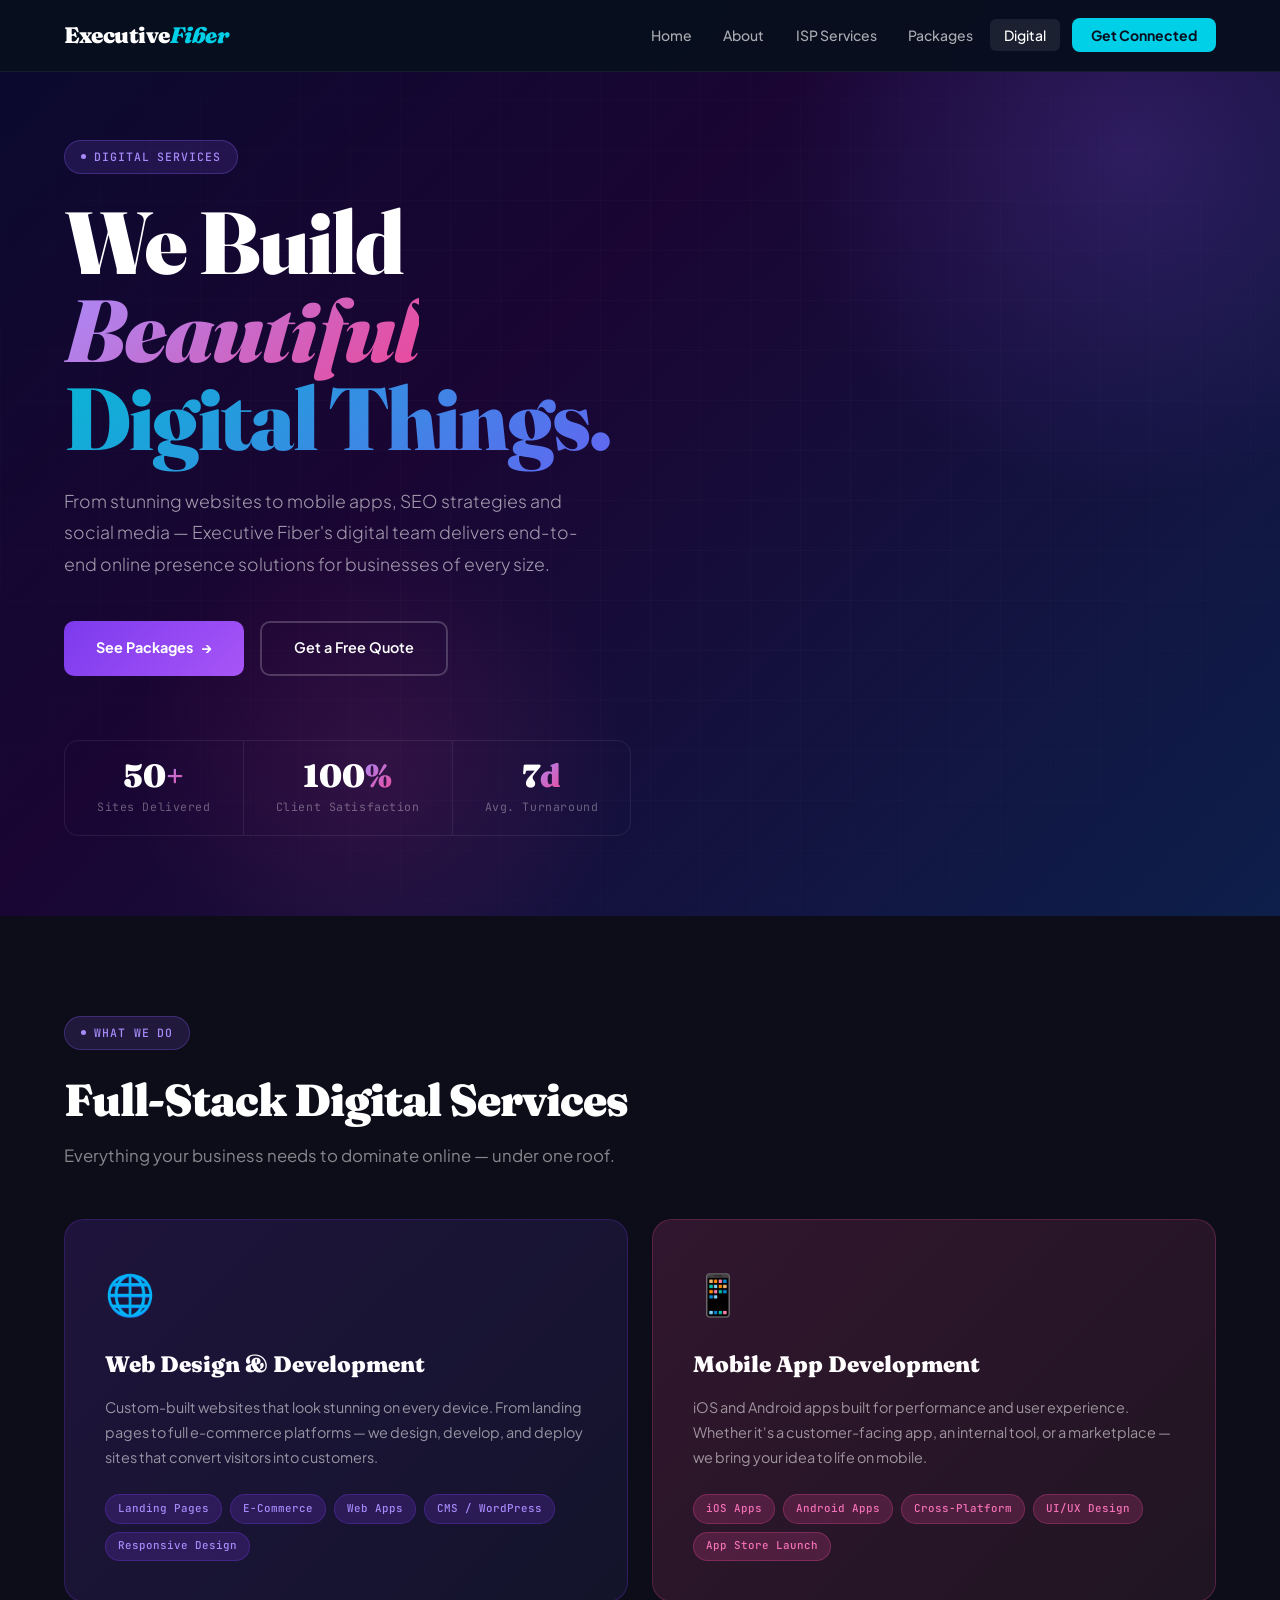
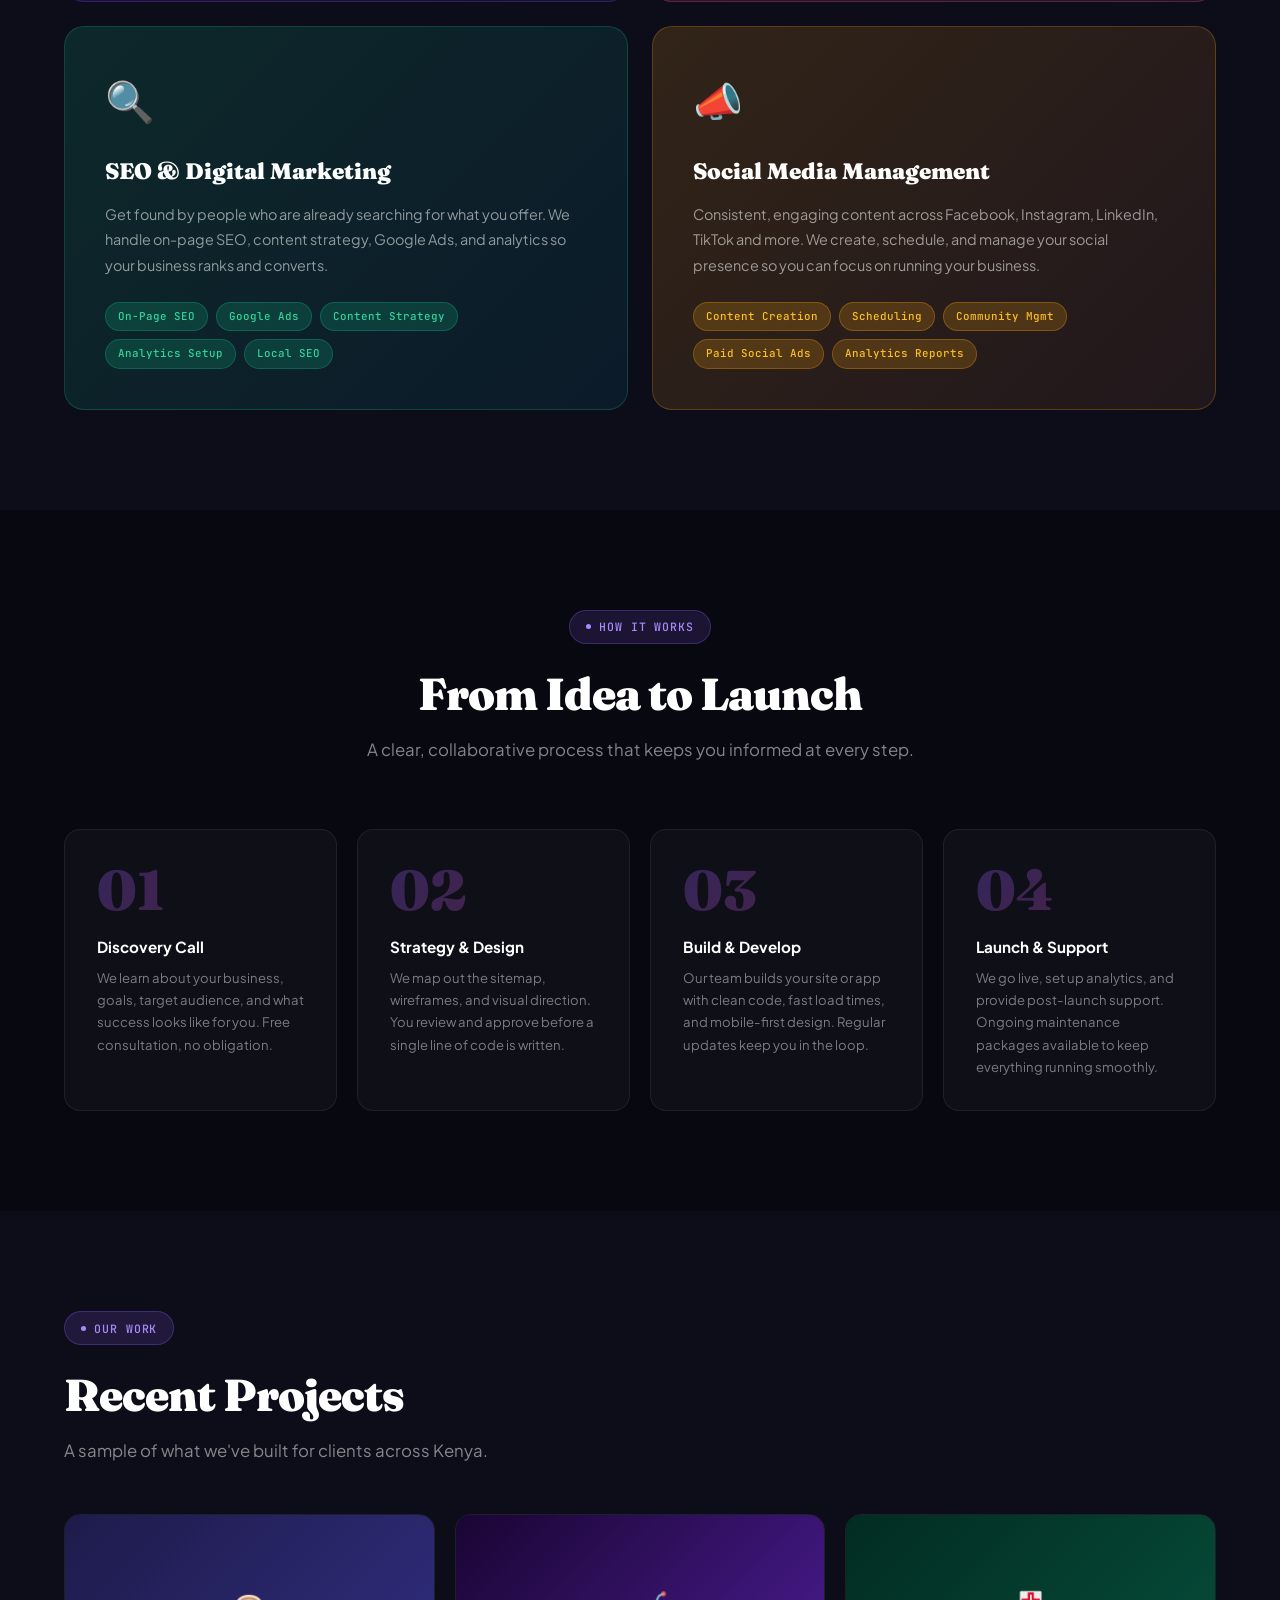
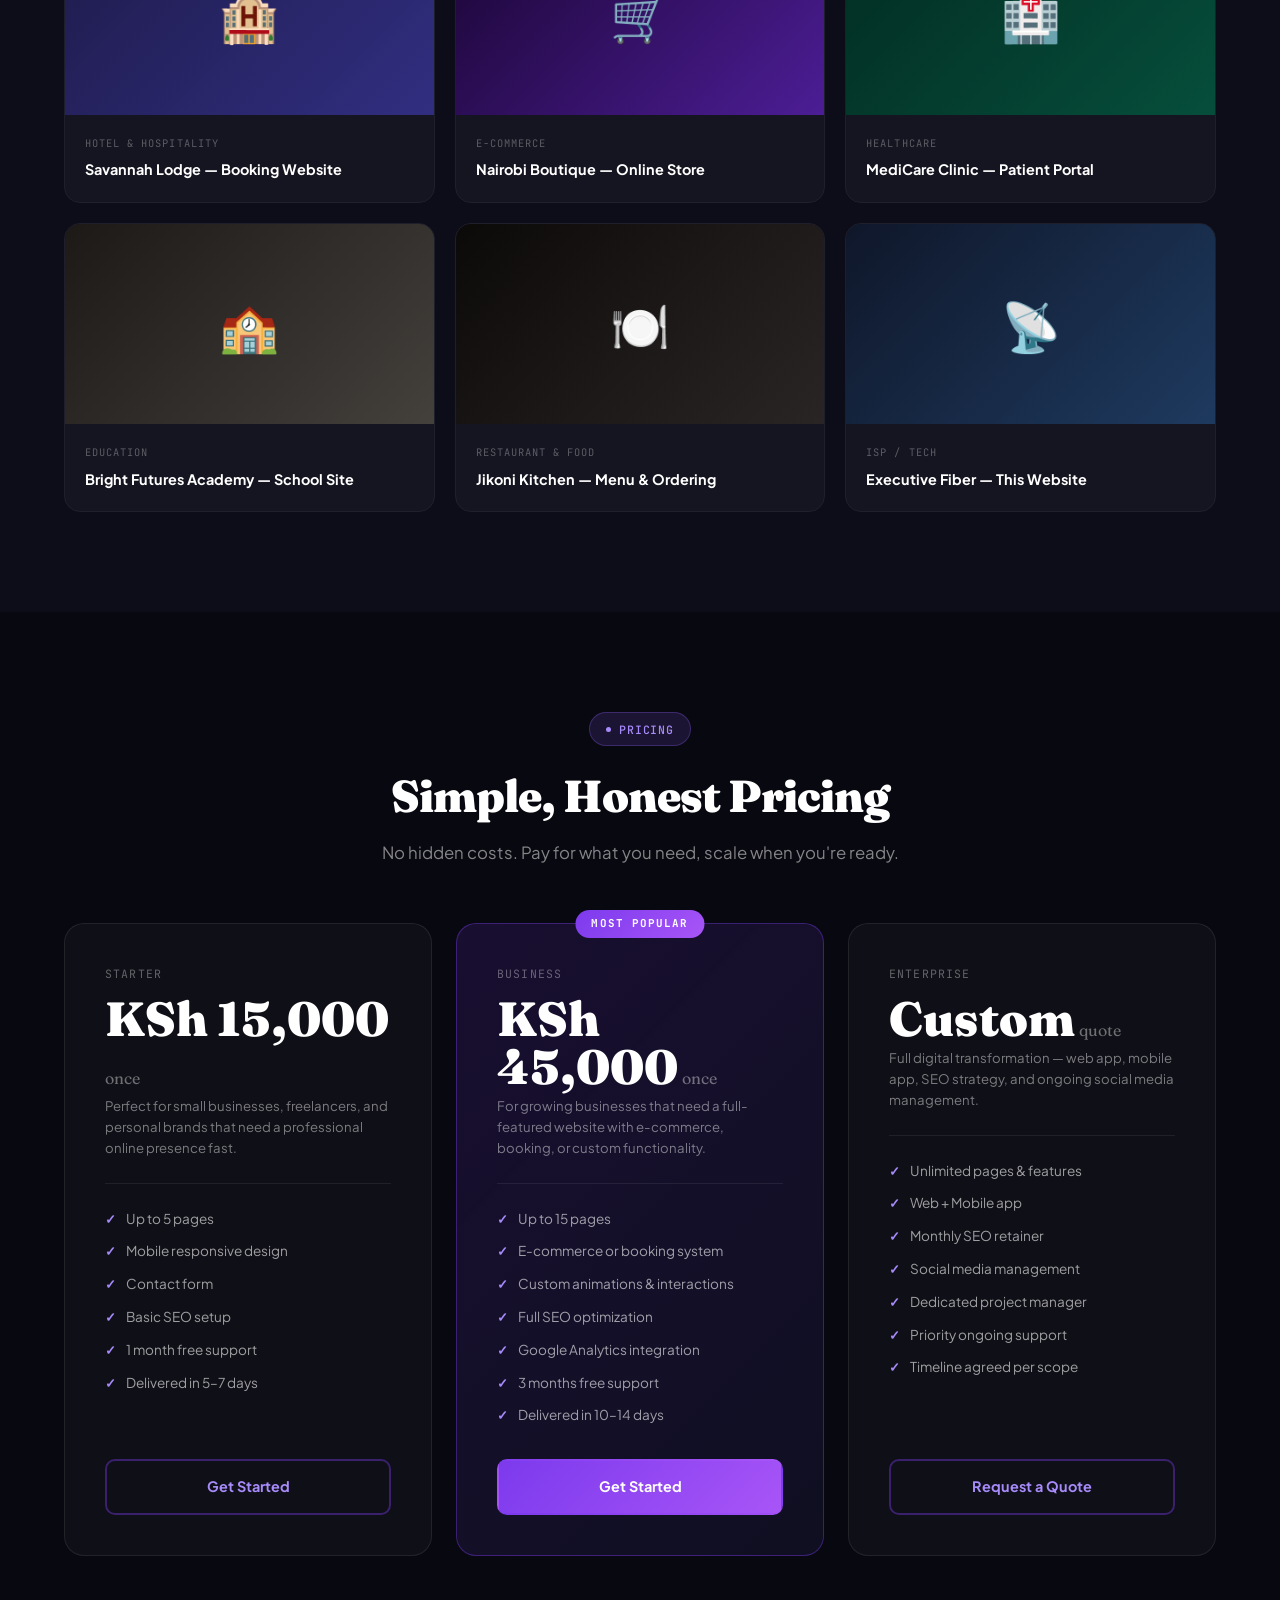
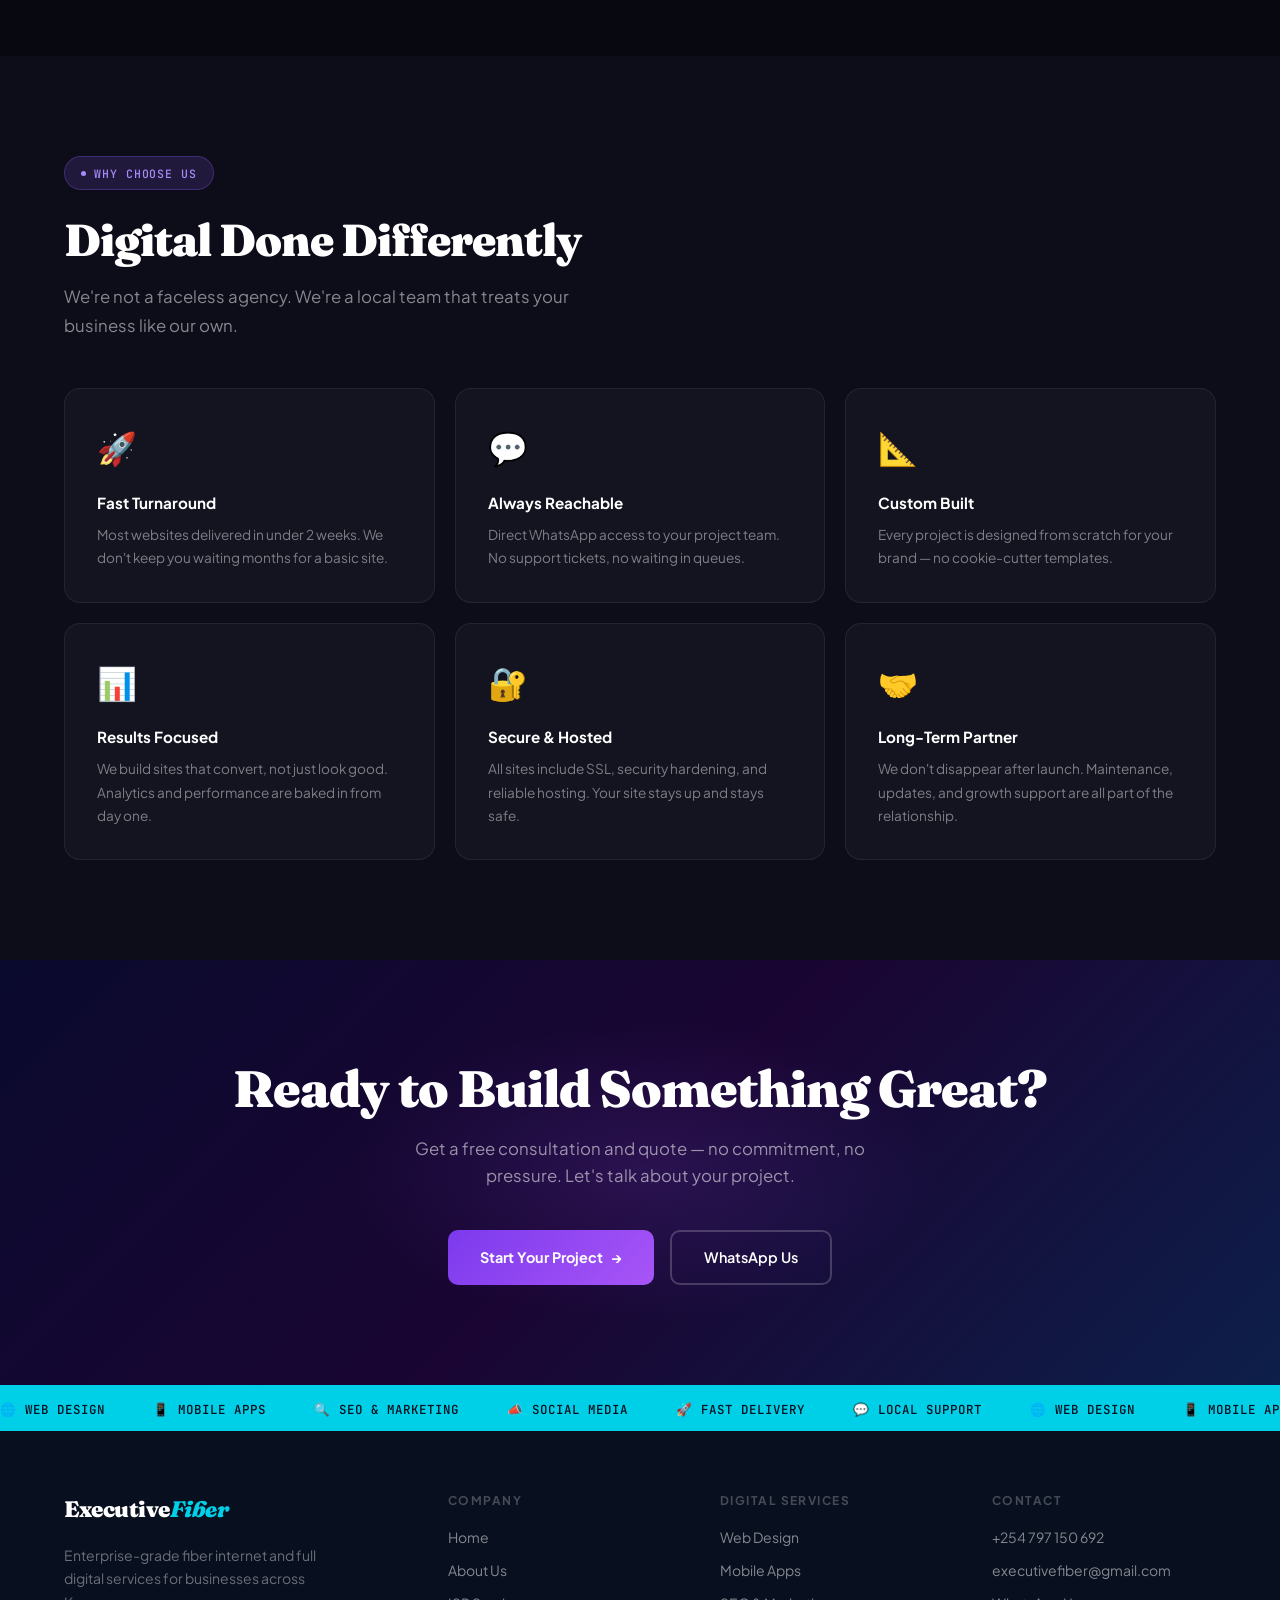
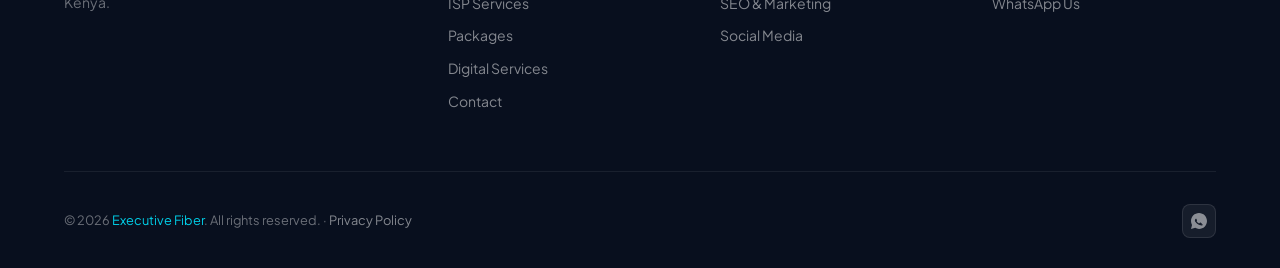
<file: digital.html>
<!DOCTYPE html>
<html lang="en">
<head>
<meta charset="UTF-8">
<meta name="viewport" content="width=device-width, initial-scale=1.0">
<title>Digital Services — Executive Fiber</title>
<link rel="icon" href="/favicon.ico" sizes="any">
<link rel="icon" type="image/png" sizes="32x32" href="/favicon-32x32.png">
<link rel="icon" type="image/png" sizes="16x16" href="/favicon-16x16.png">
<link rel="apple-touch-icon" href="/apple-touch-icon.png">
<meta name="theme-color" content="#080F1E">
<meta name="description" content="Web design, mobile apps, SEO and social media management from the Executive Fiber digital team.">
<meta property="og:type" content="website">
<meta property="og:site_name" content="Executive Fiber">
<meta property="og:title" content="Digital Services — Executive Fiber">
<meta property="og:description" content="Web design, mobile apps, SEO and social media management from the Executive Fiber digital team.">
<link rel="preconnect" href="https://fonts.googleapis.com">
<link rel="preconnect" href="https://fonts.gstatic.com" crossorigin>
<link rel="stylesheet" href="https://fonts.googleapis.com/css2?family=Fraunces:ital,wght@0,700;0,900;1,700;1,900&amp;family=Plus+Jakarta+Sans:wght@300;400;500;600;700;800&amp;family=JetBrains+Mono:wght@400;500&amp;display=swap">
<link rel="stylesheet" href="ef-shared.css">
<script src="ef-shared.js" defer></script>
<style>
/* HERO */
.dig-hero {
  min-height: 100vh;
  min-height: 100svh;
  background: linear-gradient(135deg, #0A0A2E 0%, #1a0533 40%, #0d1f4a 100%);
  display: flex; align-items: center;
  padding: 140px 5% 80px;
  position: relative; overflow: hidden;
}
.dig-hero::before {
  content:''; position:absolute; top:-200px; right:-200px;
  width:700px; height:700px;
  background:radial-gradient(circle, rgba(139,92,246,0.2), transparent 70%);
  border-radius:50%;
}
.dig-hero::after {
  content:''; position:absolute; bottom:-100px; left:10%;
  width:500px; height:500px;
  background:radial-gradient(circle, rgba(236,72,153,0.12), transparent 70%);
  border-radius:50%;
}
.dig-hero-grid {
  position:absolute; inset:0;
  background-image: linear-gradient(rgba(255,255,255,0.02) 1px, transparent 1px),
    linear-gradient(90deg, rgba(255,255,255,0.02) 1px, transparent 1px);
  background-size: 50px 50px;
  mask-image: radial-gradient(ellipse 80% 80% at 50% 50%, black 30%, transparent 100%);
}
.dig-hero-content { position:relative; z-index:1; max-width:800px; }
.dig-tag {
  display:inline-flex; align-items:center; gap:0.5rem;
  background:rgba(139,92,246,0.15); border:1px solid rgba(139,92,246,0.3);
  color:#a78bfa; padding:0.4rem 1rem; border-radius:20px;
  font-family:var(--font-mono); font-size:0.72rem; font-weight:500;
  letter-spacing:0.08em; text-transform:uppercase; margin-bottom:1.5rem;
  width:fit-content;
}
.dig-tag::before { content:''; width:5px; height:5px; background:#a78bfa; border-radius:50%; animation:blink 2s infinite; }
.dig-hero h1 {
  font-family:var(--font-display);
  font-size:clamp(3rem,7vw,5.5rem);
  font-weight:900; line-height:1.0;
  color:var(--white); letter-spacing:-2px; margin-bottom:1.5rem;
}
.dig-hero h1 .g1 { background:linear-gradient(135deg,#a78bfa,#ec4899); -webkit-background-clip:text; -webkit-text-fill-color:transparent; background-clip:text; font-style:italic; }
.dig-hero h1 .g2 { background:linear-gradient(135deg,#06b6d4,#6366f1); -webkit-background-clip:text; -webkit-text-fill-color:transparent; background-clip:text; }
.dig-hero p { font-size:1.1rem; color:rgba(255,255,255,0.6); max-width:540px; margin-bottom:2.5rem; line-height:1.8; font-weight:300; }
.dig-hero-btns { display:flex; gap:1rem; flex-wrap:wrap; margin-bottom:4rem; }
.btn-purple { background:linear-gradient(135deg,#7c3aed,#a855f7); color:var(--white); padding:0.85rem 2rem; border-radius:10px; font-weight:700; font-size:0.9rem; text-decoration:none; transition:all 0.22s; display:inline-flex; align-items:center; gap:0.5rem; }
.btn-purple:hover { transform:translateY(-2px); box-shadow:0 8px 28px rgba(124,58,237,0.4); }
.btn-purple::after { content:'→'; transition:transform 0.2s; }
.btn-purple:hover::after { transform:translateX(4px); }
.btn-outline-white { background:transparent; color:var(--white); border:2px solid rgba(255,255,255,0.2); padding:0.85rem 2rem; border-radius:10px; font-weight:600; font-size:0.9rem; text-decoration:none; transition:all 0.22s; display:inline-block; }
.btn-outline-white:hover { border-color:rgba(255,255,255,0.5); background:rgba(255,255,255,0.05); }
.dig-metrics { display:flex; gap:0; border:1px solid rgba(255,255,255,0.08); border-radius:14px; overflow:hidden; width:fit-content; }
.dig-metric { padding:1.2rem 2rem; text-align:center; border-right:1px solid rgba(255,255,255,0.08); }
.dig-metric:last-child { border-right:none; }
.dig-metric-val { font-family:var(--font-display); font-size:2rem; font-weight:900; color:var(--white); line-height:1; }
.dig-metric-val span { background:linear-gradient(135deg,#a78bfa,#ec4899); -webkit-background-clip:text; -webkit-text-fill-color:transparent; background-clip:text; }
.dig-metric-lbl { font-size:0.72rem; color:rgba(255,255,255,0.35); margin-top:0.3rem; font-family:var(--font-mono); letter-spacing:0.05em; }

/* SERVICES */
.dig-services { background:#0d0d1a; padding:100px 5%; }
.dig-services h2 { color:var(--white); }
.dig-services .lead { color:rgba(255,255,255,0.5); }
.svc-grid { display:grid; grid-template-columns:repeat(2,1fr); gap:1.5rem; }
.svc-big-card {
  border-radius:20px; padding:2.5rem;
  position:relative; overflow:hidden;
  transition:all 0.3s; cursor:default;
}
.svc-big-card::before {
  content:''; position:absolute; inset:0;
  background:inherit; opacity:0.08;
  transition:opacity 0.3s;
}
.svc-big-card:hover { transform:translateY(-6px); }
.svc-big-card:hover::before { opacity:0.14; }
.card-web { background:linear-gradient(135deg,rgba(124,58,237,0.15),rgba(99,102,241,0.08)); border:1px solid rgba(124,58,237,0.25); }
.card-app { background:linear-gradient(135deg,rgba(236,72,153,0.15),rgba(251,113,133,0.08)); border:1px solid rgba(236,72,153,0.25); }
.card-seo { background:linear-gradient(135deg,rgba(16,185,129,0.15),rgba(6,182,212,0.08)); border:1px solid rgba(16,185,129,0.25); }
.card-social { background:linear-gradient(135deg,rgba(245,158,11,0.15),rgba(251,146,60,0.08)); border:1px solid rgba(245,158,11,0.25); }
.card-icon { font-size:2.5rem; margin-bottom:1.25rem; display:block; }
.svc-big-card h3 { font-family:var(--font-display); font-size:1.4rem; font-weight:900; color:var(--white); margin-bottom:0.75rem; }
.svc-big-card p { font-size:0.9rem; color:rgba(255,255,255,0.55); line-height:1.75; margin-bottom:1.5rem; }
.svc-tags { display:flex; flex-wrap:wrap; gap:0.5rem; }
.svc-pill { font-family:var(--font-mono); font-size:0.68rem; padding:0.3rem 0.75rem; border-radius:20px; font-weight:500; }
.pill-purple { background:rgba(124,58,237,0.2); color:#a78bfa; border:1px solid rgba(124,58,237,0.3); }
.pill-pink { background:rgba(236,72,153,0.2); color:#f472b6; border:1px solid rgba(236,72,153,0.3); }
.pill-green { background:rgba(16,185,129,0.2); color:#34d399; border:1px solid rgba(16,185,129,0.3); }
.pill-amber { background:rgba(245,158,11,0.2); color:#fbbf24; border:1px solid rgba(245,158,11,0.3); }

/* PROCESS */
.dig-process { background:#080810; padding:100px 5%; }
.dig-process h2 { color:var(--white); text-align:center; }
.dig-process .lead { text-align:center; margin:0 auto 4rem; color:rgba(255,255,255,0.5); }
.process-grid { display:grid; grid-template-columns:repeat(4,1fr); gap:1.25rem; }
.process-step {
  background:rgba(255,255,255,0.03); border:1px solid rgba(255,255,255,0.07);
  border-radius:16px; padding:2rem; position:relative;
  transition:all 0.3s;
}
.process-step:hover { background:rgba(255,255,255,0.06); transform:translateY(-4px); }
.step-number {
  font-family:var(--font-display); font-size:3.5rem; font-weight:900;
  line-height:1; margin-bottom:1rem;
  background:linear-gradient(135deg,rgba(139,92,246,0.3),rgba(236,72,153,0.3));
  -webkit-background-clip:text; -webkit-text-fill-color:transparent; background-clip:text;
}
.process-step h4 { font-family:var(--font-body); font-size:0.95rem; font-weight:700; color:var(--white); margin-bottom:0.5rem; }
.process-step p { font-size:0.82rem; color:rgba(255,255,255,0.45); line-height:1.7; }

/* PORTFOLIO */
.dig-portfolio { background:#0d0d1a; padding:100px 5%; }
.dig-portfolio h2 { color:var(--white); }
.dig-portfolio .lead { color:rgba(255,255,255,0.5); }
.portfolio-grid { display:grid; grid-template-columns:repeat(3,1fr); gap:1.25rem; }
.portfolio-card {
  border-radius:16px; overflow:hidden;
  border:1px solid rgba(255,255,255,0.08);
  transition:all 0.3s; position:relative;
}
.portfolio-card:hover { transform:translateY(-6px); border-color:rgba(139,92,246,0.3); box-shadow:0 20px 60px rgba(124,58,237,0.2); }
.portfolio-thumb {
  height:200px; display:flex; align-items:center; justify-content:center;
  font-size:3rem; position:relative; overflow:hidden;
}
.thumb-1 { background:linear-gradient(135deg,#1e1b4b,#312e81); }
.thumb-2 { background:linear-gradient(135deg,#1a0533,#4c1d95); }
.thumb-3 { background:linear-gradient(135deg,#022c22,#064e3b); }
.thumb-4 { background:linear-gradient(135deg,#1c1917,#44403c); }
.thumb-5 { background:linear-gradient(135deg,#0c0a09,#292524); }
.thumb-6 { background:linear-gradient(135deg,#0f172a,#1e3a5f); }
.portfolio-info { padding:1.25rem; background:rgba(255,255,255,0.03); }
.portfolio-type { font-family:var(--font-mono); font-size:0.65rem; letter-spacing:0.1em; text-transform:uppercase; color:rgba(255,255,255,0.3); margin-bottom:0.4rem; }
.portfolio-title { font-size:0.9rem; font-weight:700; color:var(--white); }

/* PRICING */
.dig-pricing { background:#080810; padding:100px 5%; }
.dig-pricing h2 { color:var(--white); text-align:center; }
.dig-pricing .lead { text-align:center; margin:0 auto 3.5rem; color:rgba(255,255,255,0.5); }
.pricing-grid { display:grid; grid-template-columns:repeat(3,1fr); gap:1.5rem; }
.pricing-card {
  border-radius:20px; padding:2.5rem;
  border:1px solid rgba(255,255,255,0.08);
  background:rgba(255,255,255,0.03);
  position:relative; transition:all 0.3s;
  display:flex; flex-direction:column;
}
.pricing-card:hover { transform:translateY(-6px); }
.pricing-card.featured-price {
  background:linear-gradient(135deg,rgba(124,58,237,0.15),rgba(99,102,241,0.08));
  border-color:rgba(124,58,237,0.4);
}
.pricing-badge { position:absolute; top:-14px; left:50%; transform:translateX(-50%); background:linear-gradient(135deg,#7c3aed,#a855f7); color:var(--white); font-family:var(--font-mono); font-size:0.68rem; font-weight:700; letter-spacing:0.1em; text-transform:uppercase; padding:0.3rem 1rem; border-radius:20px; white-space:nowrap; }
.pricing-tier { font-family:var(--font-mono); font-size:0.72rem; letter-spacing:0.1em; text-transform:uppercase; color:rgba(255,255,255,0.35); margin-bottom:0.75rem; }
.pricing-price { font-family:var(--font-display); font-size:3rem; font-weight:900; color:var(--white); line-height:1; margin-bottom:0.25rem; }
.pricing-price span { font-size:1rem; font-weight:400; color:rgba(255,255,255,0.4); }
.pricing-desc { font-size:0.825rem; color:rgba(255,255,255,0.45); margin-bottom:1.5rem; line-height:1.6; }
.pricing-divider { height:1px; background:rgba(255,255,255,0.07); margin-bottom:1.5rem; }
.pricing-features { list-style:none; display:flex; flex-direction:column; gap:0.65rem; flex:1; margin-bottom:2rem; }
.pricing-features li { font-size:0.85rem; color:rgba(255,255,255,0.6); display:flex; align-items:flex-start; gap:0.6rem; }
.pricing-features li::before { content:'✓'; color:#a78bfa; font-weight:800; flex-shrink:0; font-size:0.8rem; margin-top:1px; }
.pricing-cta { display:block; text-align:center; padding:0.9rem; border-radius:10px; font-family:var(--font-body); font-weight:700; font-size:0.9rem; text-decoration:none; transition:all 0.22s; border:2px solid rgba(124,58,237,0.4); color:#a78bfa; }
.pricing-cta:hover { background:rgba(124,58,237,0.2); border-color:#a78bfa; }
.pricing-card.featured-price .pricing-cta { background:linear-gradient(135deg,#7c3aed,#a855f7); border-color:transparent; color:var(--white); }
.pricing-card.featured-price .pricing-cta:hover { box-shadow:0 8px 28px rgba(124,58,237,0.4); transform:translateY(-2px); }

/* WHY US */
.dig-why { background:#0d0d1a; padding:100px 5%; }
.dig-why h2 { color:var(--white); }
.dig-why .lead { color:rgba(255,255,255,0.5); }
.why-grid { display:grid; grid-template-columns:repeat(3,1fr); gap:1.25rem; }
.why-item { padding:2rem; border-radius:16px; border:1px solid rgba(255,255,255,0.07); background:rgba(255,255,255,0.03); transition:all 0.25s; }
.why-item:hover { background:rgba(255,255,255,0.06); transform:translateY(-4px); }
.why-emoji { font-size:2rem; margin-bottom:1rem; display:block; }
.why-item h4 { font-family:var(--font-body); font-size:0.95rem; font-weight:700; color:var(--white); margin-bottom:0.5rem; }
.why-item p { font-size:0.85rem; color:rgba(255,255,255,0.45); line-height:1.7; }

/* CTA */
.dig-cta {
  padding:100px 5%; text-align:center;
  background:linear-gradient(135deg,#0A0A2E,#1a0533,#0d1f4a);
  position:relative; overflow:hidden;
}
.dig-cta::before {
  content:''; position:absolute; top:50%; left:50%; transform:translate(-50%,-50%);
  width:600px; height:300px;
  background:radial-gradient(ellipse,rgba(139,92,246,0.15),transparent 70%);
}
.dig-cta h2 { color:var(--white); font-size:clamp(2rem,4vw,3.2rem); position:relative; margin-bottom:1rem; }
.dig-cta p { color:rgba(255,255,255,0.55); max-width:480px; margin:0 auto 2.5rem; position:relative; font-size:1.05rem; }
.cta-btns { display:flex; gap:1rem; justify-content:center; flex-wrap:wrap; position:relative; }

@media(max-width:900px){
  .svc-grid{grid-template-columns:1fr}
  .process-grid{grid-template-columns:1fr 1fr}
  .portfolio-grid{grid-template-columns:1fr 1fr}
  .pricing-grid{grid-template-columns:1fr}
  .why-grid{grid-template-columns:1fr 1fr}
}
@media(max-width:600px){
  .portfolio-grid{grid-template-columns:1fr}
  .why-grid{grid-template-columns:1fr}
  .process-grid{grid-template-columns:1fr}
  .dig-metrics{flex-wrap:wrap}
}


</style>
</head>
<body>

<nav>
  <a href="index.html" class="logo">Executive<em>Fiber</em></a>
  <ul>
    <li><a href="index.html">Home</a></li>
    <li><a href="about.html">About</a></li>
    <li><a href="services.html">ISP Services</a></li>
    <li><a href="packages.html">Packages</a></li>
    <li><a href="digital.html" class="active">Digital</a></li>
    <li><a href="contact.html" class="nav-cta">Get Connected</a></li>
  </ul>
  <button type="button" class="hamburger" id="hamburger" onclick="toggleNav()" aria-label="Menu" aria-expanded="false" aria-controls="mobile-nav">
    <span></span>
    <span></span>
    <span></span>
  </button>
</nav>
<div class="mobile-nav" id="mobile-nav">
  <a href="index.html">Home</a>
  <a href="about.html">About</a>
  <a href="services.html">ISP Services</a>
  <a href="packages.html">Packages</a>
  <a href="digital.html" class="active">Digital</a>
  <a href="contact.html" class="mob-cta">Get Connected</a>
</div>

<!-- HERO -->
<section class="dig-hero">
  <div class="dig-hero-grid"></div>
  <div class="dig-hero-content">
    <div class="dig-tag">Digital Services</div>
    <h1>We Build<br><span class="g1">Beautiful</span><br><span class="g2">Digital Things.</span></h1>
    <p>From stunning websites to mobile apps, SEO strategies and social media — Executive Fiber's digital team delivers end-to-end online presence solutions for businesses of every size.</p>
    <div class="dig-hero-btns">
      <a href="#pricing" class="btn-purple">See Packages</a>
      <a href="contact.html?plan=digital" class="btn-outline-white">Get a Free Quote</a>
    </div>
    <div class="dig-metrics">
      <div class="dig-metric"><div class="dig-metric-val">50<span>+</span></div><div class="dig-metric-lbl">Sites Delivered</div></div>
      <div class="dig-metric"><div class="dig-metric-val">100<span>%</span></div><div class="dig-metric-lbl">Client Satisfaction</div></div>
      <div class="dig-metric"><div class="dig-metric-val">7<span>d</span></div><div class="dig-metric-lbl">Avg. Turnaround</div></div>
    </div>
  </div>
</section>

<!-- SERVICES -->
<section class="dig-services">
  <div class="dig-tag">What We Do</div>
  <h2>Full-Stack Digital Services</h2>
  <p class="lead">Everything your business needs to dominate online — under one roof.</p>
  <div class="svc-grid">
    <div class="svc-big-card card-web">
      <span class="card-icon">🌐</span>
      <h3>Web Design & Development</h3>
      <p>Custom-built websites that look stunning on every device. From landing pages to full e-commerce platforms — we design, develop, and deploy sites that convert visitors into customers.</p>
      <div class="svc-tags">
        <span class="svc-pill pill-purple">Landing Pages</span>
        <span class="svc-pill pill-purple">E-Commerce</span>
        <span class="svc-pill pill-purple">Web Apps</span>
        <span class="svc-pill pill-purple">CMS / WordPress</span>
        <span class="svc-pill pill-purple">Responsive Design</span>
      </div>
    </div>
    <div class="svc-big-card card-app">
      <span class="card-icon">📱</span>
      <h3>Mobile App Development</h3>
      <p>iOS and Android apps built for performance and user experience. Whether it's a customer-facing app, an internal tool, or a marketplace — we bring your idea to life on mobile.</p>
      <div class="svc-tags">
        <span class="svc-pill pill-pink">iOS Apps</span>
        <span class="svc-pill pill-pink">Android Apps</span>
        <span class="svc-pill pill-pink">Cross-Platform</span>
        <span class="svc-pill pill-pink">UI/UX Design</span>
        <span class="svc-pill pill-pink">App Store Launch</span>
      </div>
    </div>
    <div class="svc-big-card card-seo">
      <span class="card-icon">🔍</span>
      <h3>SEO & Digital Marketing</h3>
      <p>Get found by people who are already searching for what you offer. We handle on-page SEO, content strategy, Google Ads, and analytics so your business ranks and converts.</p>
      <div class="svc-tags">
        <span class="svc-pill pill-green">On-Page SEO</span>
        <span class="svc-pill pill-green">Google Ads</span>
        <span class="svc-pill pill-green">Content Strategy</span>
        <span class="svc-pill pill-green">Analytics Setup</span>
        <span class="svc-pill pill-green">Local SEO</span>
      </div>
    </div>
    <div class="svc-big-card card-social">
      <span class="card-icon">📣</span>
      <h3>Social Media Management</h3>
      <p>Consistent, engaging content across Facebook, Instagram, LinkedIn, TikTok and more. We create, schedule, and manage your social presence so you can focus on running your business.</p>
      <div class="svc-tags">
        <span class="svc-pill pill-amber">Content Creation</span>
        <span class="svc-pill pill-amber">Scheduling</span>
        <span class="svc-pill pill-amber">Community Mgmt</span>
        <span class="svc-pill pill-amber">Paid Social Ads</span>
        <span class="svc-pill pill-amber">Analytics Reports</span>
      </div>
    </div>
  </div>
</section>

<!-- PROCESS -->
<section class="dig-process">
  <div class="dig-tag">How It Works</div>
  <h2>From Idea to Launch</h2>
  <p class="lead">A clear, collaborative process that keeps you informed at every step.</p>
  <div class="process-grid">
    <div class="process-step">
      <div class="step-number">01</div>
      <h4>Discovery Call</h4>
      <p>We learn about your business, goals, target audience, and what success looks like for you. Free consultation, no obligation.</p>
    </div>
    <div class="process-step">
      <div class="step-number">02</div>
      <h4>Strategy & Design</h4>
      <p>We map out the sitemap, wireframes, and visual direction. You review and approve before a single line of code is written.</p>
    </div>
    <div class="process-step">
      <div class="step-number">03</div>
      <h4>Build & Develop</h4>
      <p>Our team builds your site or app with clean code, fast load times, and mobile-first design. Regular updates keep you in the loop.</p>
    </div>
    <div class="process-step">
      <div class="step-number">04</div>
      <h4>Launch & Support</h4>
      <p>We go live, set up analytics, and provide post-launch support. Ongoing maintenance packages available to keep everything running smoothly.</p>
    </div>
  </div>
</section>

<!-- PORTFOLIO -->
<section class="dig-portfolio">
  <div class="dig-tag">Our Work</div>
  <h2>Recent Projects</h2>
  <p class="lead">A sample of what we've built for clients across Kenya.</p>
  <div class="portfolio-grid">
    <div class="portfolio-card">
      <div class="portfolio-thumb thumb-1">🏨</div>
      <div class="portfolio-info">
        <div class="portfolio-type">Hotel & Hospitality</div>
        <div class="portfolio-title">Savannah Lodge — Booking Website</div>
      </div>
    </div>
    <div class="portfolio-card">
      <div class="portfolio-thumb thumb-2">🛒</div>
      <div class="portfolio-info">
        <div class="portfolio-type">E-Commerce</div>
        <div class="portfolio-title">Nairobi Boutique — Online Store</div>
      </div>
    </div>
    <div class="portfolio-card">
      <div class="portfolio-thumb thumb-3">🏥</div>
      <div class="portfolio-info">
        <div class="portfolio-type">Healthcare</div>
        <div class="portfolio-title">MediCare Clinic — Patient Portal</div>
      </div>
    </div>
    <div class="portfolio-card">
      <div class="portfolio-thumb thumb-4">🏫</div>
      <div class="portfolio-info">
        <div class="portfolio-type">Education</div>
        <div class="portfolio-title">Bright Futures Academy — School Site</div>
      </div>
    </div>
    <div class="portfolio-card">
      <div class="portfolio-thumb thumb-5">🍽️</div>
      <div class="portfolio-info">
        <div class="portfolio-type">Restaurant & Food</div>
        <div class="portfolio-title">Jikoni Kitchen — Menu & Ordering</div>
      </div>
    </div>
    <div class="portfolio-card">
      <div class="portfolio-thumb thumb-6">📡</div>
      <div class="portfolio-info">
        <div class="portfolio-type">ISP / Tech</div>
        <div class="portfolio-title">Executive Fiber — This Website</div>
      </div>
    </div>
  </div>
</section>

<!-- PRICING -->
<section class="dig-pricing" id="pricing">
  <div class="dig-tag">Pricing</div>
  <h2>Simple, Honest Pricing</h2>
  <p class="lead">No hidden costs. Pay for what you need, scale when you're ready.</p>
  <div class="pricing-grid">
    <div class="pricing-card">
      <div class="pricing-tier">Starter</div>
      <div class="pricing-price">KSh 15,000<span> once</span></div>
      <div class="pricing-desc">Perfect for small businesses, freelancers, and personal brands that need a professional online presence fast.</div>
      <div class="pricing-divider"></div>
      <ul class="pricing-features">
        <li>Up to 5 pages</li>
        <li>Mobile responsive design</li>
        <li>Contact form</li>
        <li>Basic SEO setup</li>
        <li>1 month free support</li>
        <li>Delivered in 5–7 days</li>
      </ul>
      <a href="contact.html?plan=digital" class="pricing-cta">Get Started</a>
    </div>
    <div class="pricing-card featured-price">
      <div class="pricing-badge">Most Popular</div>
      <div class="pricing-tier">Business</div>
      <div class="pricing-price">KSh 45,000<span> once</span></div>
      <div class="pricing-desc">For growing businesses that need a full-featured website with e-commerce, booking, or custom functionality.</div>
      <div class="pricing-divider"></div>
      <ul class="pricing-features">
        <li>Up to 15 pages</li>
        <li>E-commerce or booking system</li>
        <li>Custom animations & interactions</li>
        <li>Full SEO optimization</li>
        <li>Google Analytics integration</li>
        <li>3 months free support</li>
        <li>Delivered in 10–14 days</li>
      </ul>
      <a href="contact.html?plan=digital" class="pricing-cta">Get Started</a>
    </div>
    <div class="pricing-card">
      <div class="pricing-tier">Enterprise</div>
      <div class="pricing-price">Custom<span> quote</span></div>
      <div class="pricing-desc">Full digital transformation — web app, mobile app, SEO strategy, and ongoing social media management.</div>
      <div class="pricing-divider"></div>
      <ul class="pricing-features">
        <li>Unlimited pages & features</li>
        <li>Web + Mobile app</li>
        <li>Monthly SEO retainer</li>
        <li>Social media management</li>
        <li>Dedicated project manager</li>
        <li>Priority ongoing support</li>
        <li>Timeline agreed per scope</li>
      </ul>
      <a href="contact.html?plan=digital" class="pricing-cta">Request a Quote</a>
    </div>
  </div>
</section>

<!-- WHY US -->
<section class="dig-why">
  <div class="dig-tag">Why Choose Us</div>
  <h2>Digital Done Differently</h2>
  <p class="lead">We're not a faceless agency. We're a local team that treats your business like our own.</p>
  <div class="why-grid">
    <div class="why-item"><span class="why-emoji">🚀</span><h4>Fast Turnaround</h4><p>Most websites delivered in under 2 weeks. We don't keep you waiting months for a basic site.</p></div>
    <div class="why-item"><span class="why-emoji">💬</span><h4>Always Reachable</h4><p>Direct WhatsApp access to your project team. No support tickets, no waiting in queues.</p></div>
    <div class="why-item"><span class="why-emoji">📐</span><h4>Custom Built</h4><p>Every project is designed from scratch for your brand — no cookie-cutter templates.</p></div>
    <div class="why-item"><span class="why-emoji">📊</span><h4>Results Focused</h4><p>We build sites that convert, not just look good. Analytics and performance are baked in from day one.</p></div>
    <div class="why-item"><span class="why-emoji">🔐</span><h4>Secure & Hosted</h4><p>All sites include SSL, security hardening, and reliable hosting. Your site stays up and stays safe.</p></div>
    <div class="why-item"><span class="why-emoji">🤝</span><h4>Long-Term Partner</h4><p>We don't disappear after launch. Maintenance, updates, and growth support are all part of the relationship.</p></div>
  </div>
</section>

<!-- CTA -->
<section class="dig-cta">
  <h2>Ready to Build Something Great?</h2>
  <p>Get a free consultation and quote — no commitment, no pressure. Let's talk about your project.</p>
  <div class="cta-btns">
    <a href="contact.html?plan=digital" class="btn-purple">Start Your Project</a>
    <a href="https://wa.me/254797150692" class="btn-outline-white">WhatsApp Us</a>
  </div>
</section>

<div class="speed-ticker">
  <div class="ticker-inner">
    <span class="ticker-item">🌐 WEB DESIGN</span>
    <span class="ticker-item">📱 MOBILE APPS</span>
    <span class="ticker-item">🔍 SEO & MARKETING</span>
    <span class="ticker-item">📣 SOCIAL MEDIA</span>
    <span class="ticker-item">🚀 FAST DELIVERY</span>
    <span class="ticker-item">💬 LOCAL SUPPORT</span>
    <span class="ticker-item">🌐 WEB DESIGN</span>
    <span class="ticker-item">📱 MOBILE APPS</span>
    <span class="ticker-item">🔍 SEO & MARKETING</span>
    <span class="ticker-item">📣 SOCIAL MEDIA</span>
    <span class="ticker-item">🚀 FAST DELIVERY</span>
    <span class="ticker-item">💬 LOCAL SUPPORT</span>
  </div>
</div>

<footer>
  <div class="footer-top">
    <div class="footer-brand"><a href="index.html" class="logo">Executive<em>Fiber</em></a><p>Enterprise-grade fiber internet and full digital services for businesses across 
      Kenya.</p></div>
    <div class="footer-col"><h4>Company</h4>
      <a href="index.html">Home</a>
      <a href="about.html">About Us</a>
      <a href="services.html">ISP Services</a>
      <a href="packages.html">Packages</a>
      <a href="digital.html">Digital Services</a>
      <a href="contact.html">Contact</a>
    </div>
    <div class="footer-col"><h4>Digital Services</h4>
      <a href="digital.html">Web Design</a>
      <a href="digital.html">Mobile Apps</a>
      <a href="digital.html">SEO & Marketing</a>
      <a href="digital.html">Social Media</a>
    </div>
    <div class="footer-col"><h4>Contact</h4>
      <a href="tel:+254797150692">+254 797 150 692</a>
      <a href="mailto:executivefiber@gmail.com">executivefiber@gmail.com</a>
      <a href="https://wa.me/254797150692">WhatsApp Us</a>
    </div>
  </div>
  <div class="footer-bottom">
    <p>© 2026 <span>Executive Fiber</span>. All rights reserved. · <a href="privacy.html">Privacy Policy</a></p>
    <div class="footer-socials">
      
        <a href="https://wa.me/254797150692" title="WhatsApp" aria-label="WhatsApp" target="_blank" rel="noopener"> <svg width="16" height="16" viewBox="0 0 32 32" fill="currentColor">
    <path d="M16 0C7.163 0 0 7.163 0 16c0 2.833.742 5.49 2.043 7.796L.057 31.943l8.418-2.203A15.933 15.933 0 0 0 16 32c8.837 0 16-7.163 16-16S24.837 0 16 0zm8.006 22.906c-.334.940-1.956 1.846-2.686 1.962-.73.116-1.64.165-2.647-.166-1.007-.33-2.295-.77-3.953-1.507-3.29-1.462-5.44-4.77-5.604-4.992-.163-.222-1.33-1.77-1.33-3.376s.842-2.396 1.14-2.722c.298-.327.65-.409.866-.409.217 0 .434.002.624.01.2.01.468-.076.733.559.275.658.933 2.276.933 2.442 0 .166-.083.373-.249.597-.166.222-.249.36-.415.555-.166.194-.35.41-.149.804.2.394.892 1.47 1.915 2.381 1.315 1.173 2.424 1.536 2.773 1.709.35.174.554.145.757-.083.2-.228.865-.997 1.096-1.34.23-.342.46-.285.773-.171.313.114 1.99.938 2.33 1.109.34.17.568.256.651.398.083.143.083.826-.25 1.767z"/>
  </svg></a>
    </div>
  </div>
</footer>

</body>
</html>
</file>
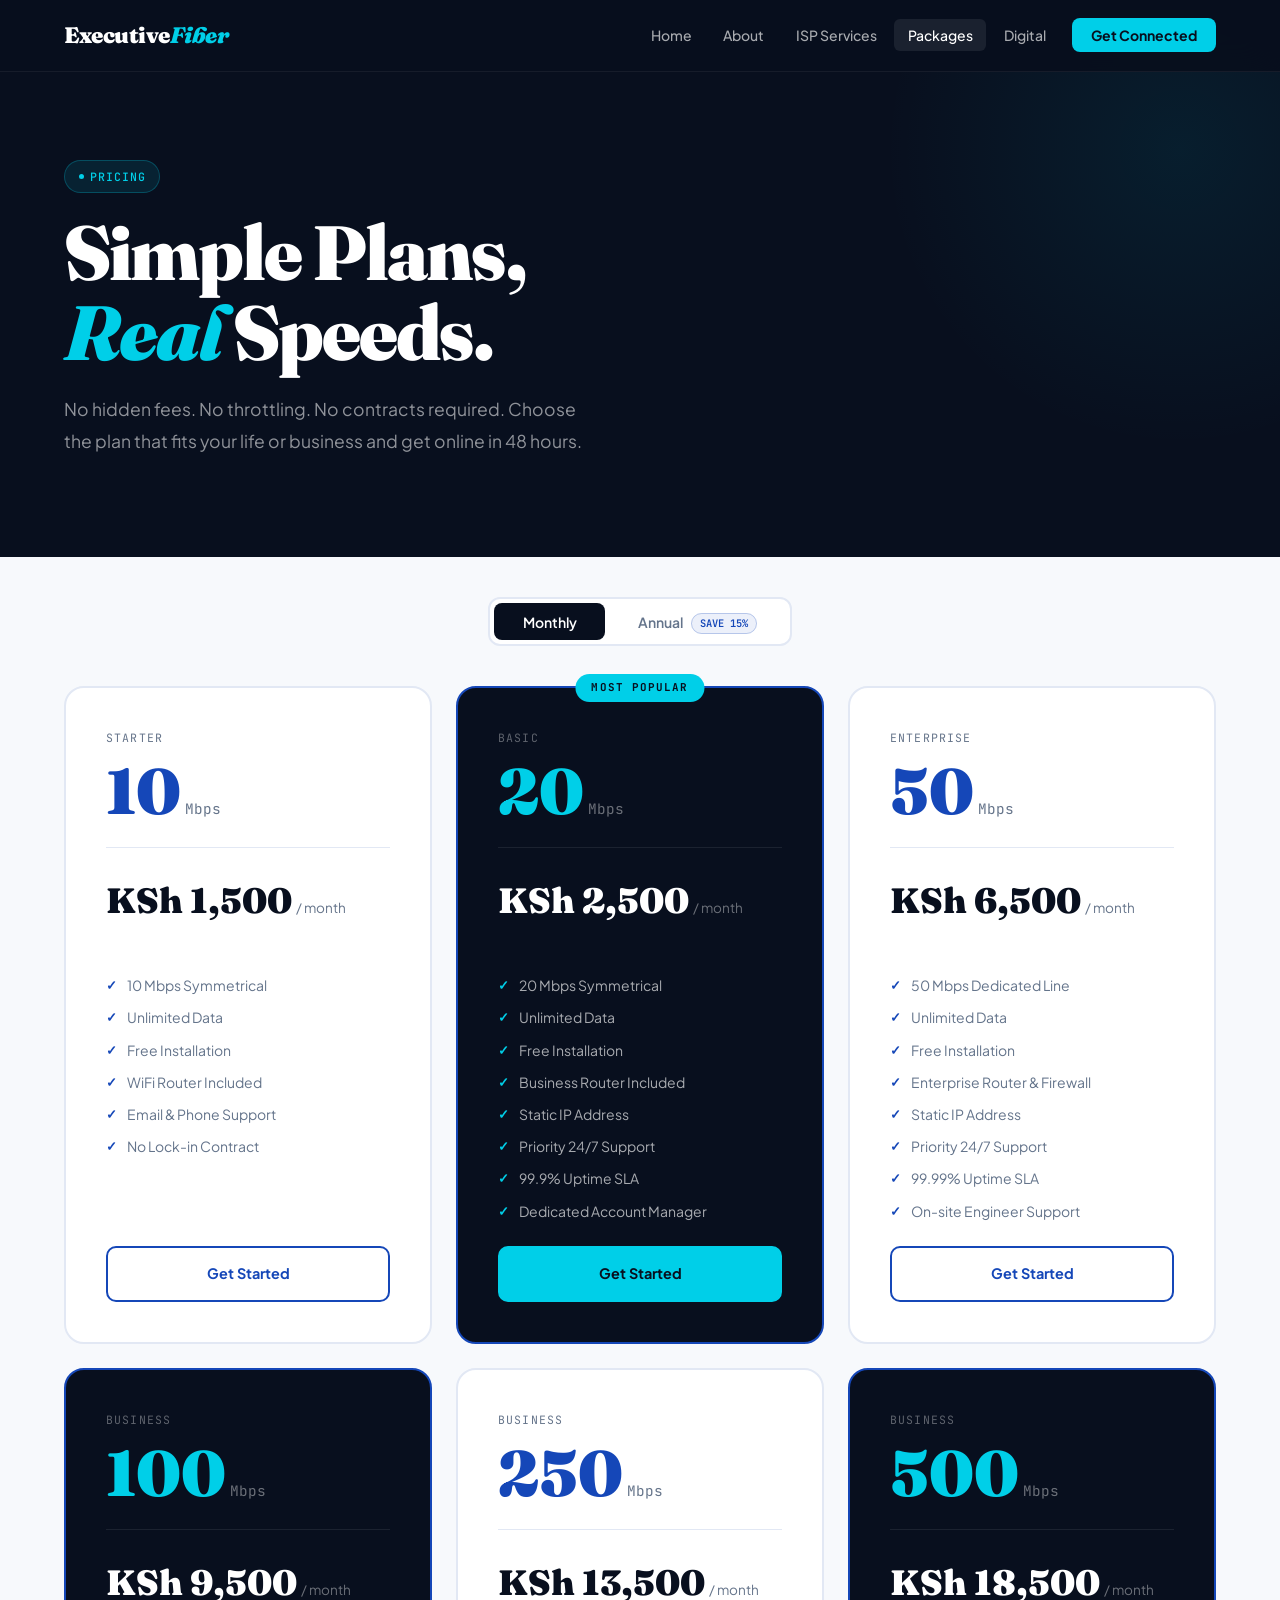
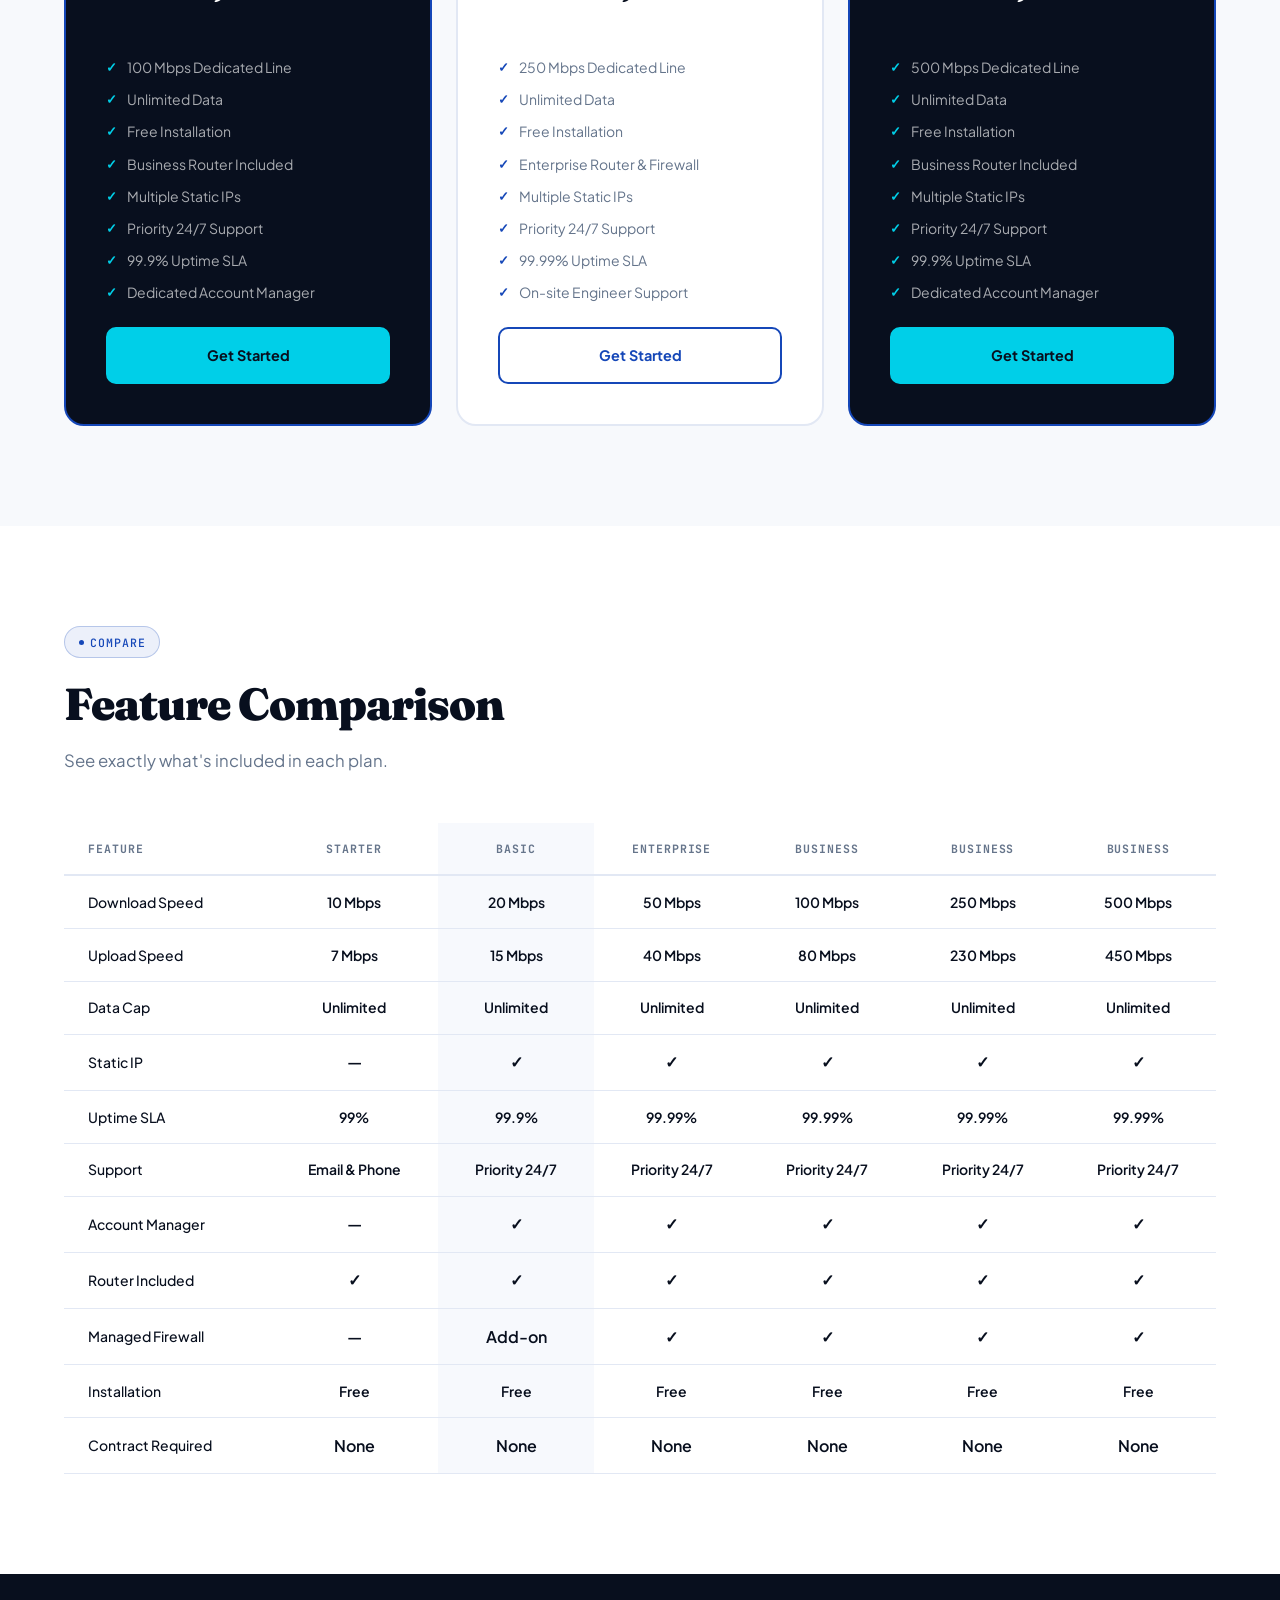
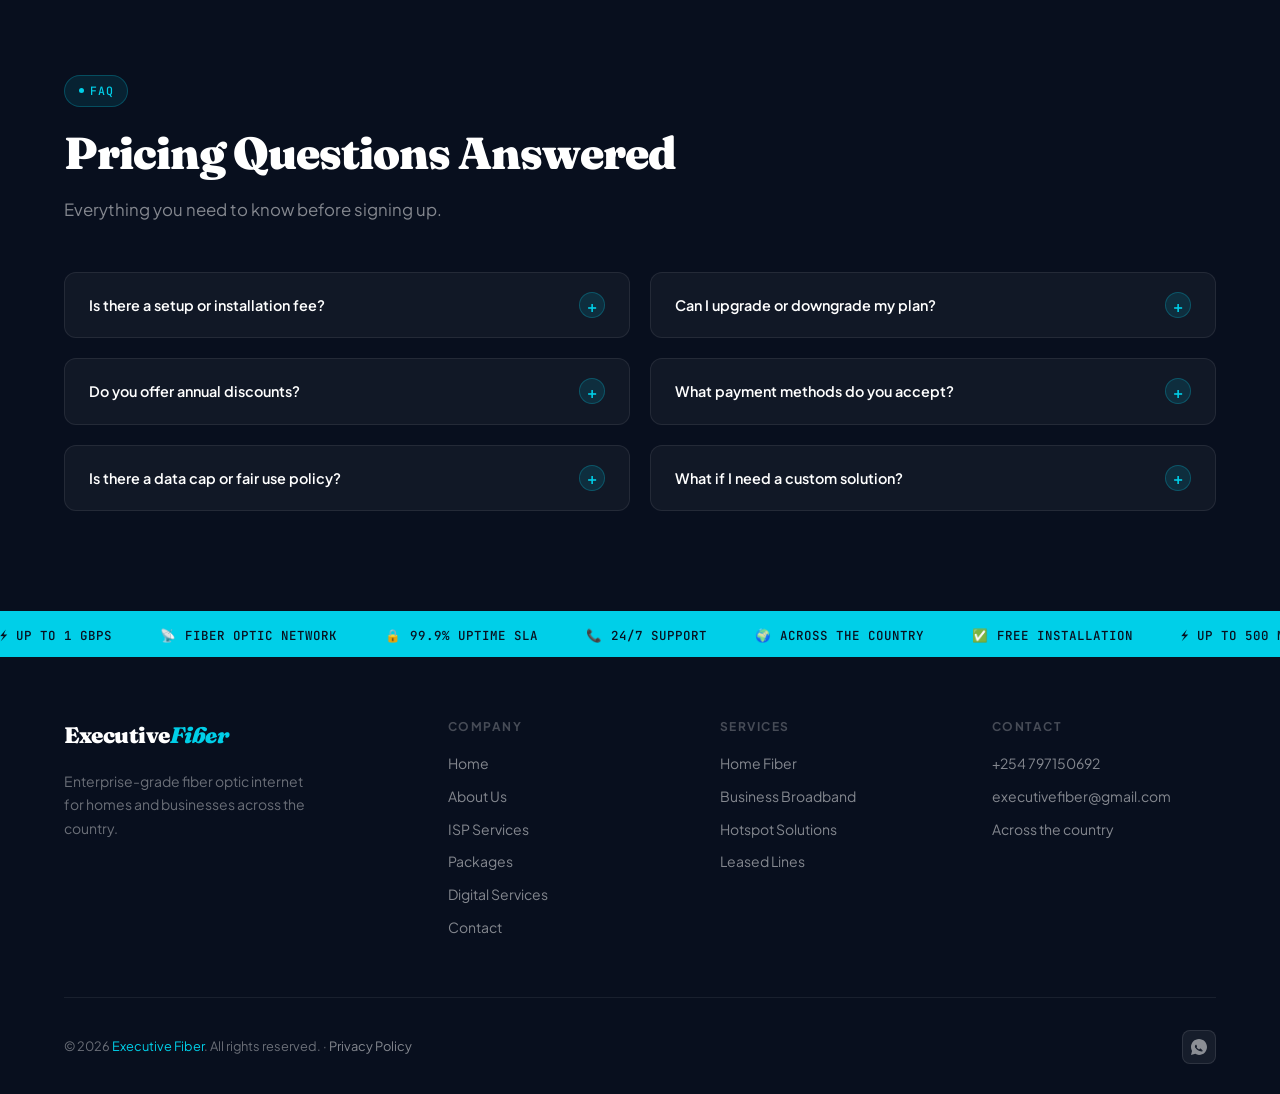
<file: packages.html>
<!DOCTYPE html>
<html lang="en">
<head>
<meta charset="UTF-8">
<meta name="viewport" content="width=device-width, initial-scale=1.0">
<title>Packages — Executive Fiber</title>
<link rel="icon" href="/favicon.ico" sizes="any">
<link rel="icon" type="image/png" sizes="32x32" href="/favicon-32x32.png">
<link rel="icon" type="image/png" sizes="16x16" href="/favicon-16x16.png">
<link rel="apple-touch-icon" href="/apple-touch-icon.png">
<meta name="theme-color" content="#080F1E">
<meta name="description" content="Compare Executive Fiber internet packages from 10 Mbps to 500 Mbps, with unlimited data, free installation and no lock-in contracts.">
<meta property="og:type" content="website">
<meta property="og:site_name" content="Executive Fiber">
<meta property="og:title" content="Packages — Executive Fiber">
<meta property="og:description" content="Compare Executive Fiber internet packages from 10 Mbps to 500 Mbps, with unlimited data, free installation and no lock-in contracts.">
<link rel="preconnect" href="https://fonts.googleapis.com">
<link rel="preconnect" href="https://fonts.gstatic.com" crossorigin>
<link rel="stylesheet" href="https://fonts.googleapis.com/css2?family=Fraunces:ital,wght@0,700;0,900;1,700;1,900&amp;family=Plus+Jakarta+Sans:wght@300;400;500;600;700;800&amp;family=JetBrains+Mono:wght@400;500&amp;display=swap">
<link rel="stylesheet" href="ef-shared.css">
<script src="ef-shared.js" defer></script>
<style>
.page-hero {
  background: var(--navy); padding: 160px 5% 100px;
  position: relative; overflow: hidden;
}
.page-hero::before {
  content:''; position:absolute; top:-150px; right:-200px;
  width:600px; height:600px;
  background:radial-gradient(circle,rgba(0,207,232,0.08),transparent 70%);
  border-radius:50%;
}
.page-hero-inner { position:relative; z-index:1; max-width:700px; }
.page-hero h1 { font-family:var(--font-display); font-size:clamp(2.8rem,6vw,5rem); font-weight:900; 
color:var(--white); line-height:1.05; letter-spacing:-2px; margin-bottom:1.25rem; }
.page-hero h1 em { font-style:italic; color:var(--cyan); }
.page-hero p { font-size:1.1rem; color:rgba(255,255,255,0.55); max-width:520px; line-height:1.8; }

/* TOGGLE */
.plan-toggle { background:var(--offwhite); padding:40px 5% 0; display:flex; justify-content:center; }
.toggle-wrap { display:inline-flex; background:var(--white); border:2px solid var(--border); border-radius:12px; padding:4px; gap:4px; }
.toggle-btn { padding:0.6rem 1.8rem; border-radius:8px; border:none; font-family:var(--font-body); font-size:0.875rem; font-weight:600; 
cursor:pointer; transition:all 0.2s; background:transparent; color:var(--gray); }
.toggle-btn.active { background:var(--navy); color:var(--white); }
.save-badge { font-family:var(--font-mono); font-size:0.65rem; background:rgba(0,207,232,0.15); 
color:var(--cyan); border:1px solid rgba(0,207,232,0.3); padding:0.15rem 0.5rem; border-radius:20px; margin-left:0.4rem; }

/* PACKAGES GRID */
.packages-section { background:var(--offwhite); padding:40px 5% 100px; }
.pkg-grid { display:grid; grid-template-columns:repeat(3,1fr); gap:1.5rem; }
.pkg-card {
  background:var(--white); border:2px solid var(--border);
  border-radius:20px; padding:2.5rem; position:relative;
  transition:all 0.3s; display:flex; flex-direction:column;
}
.pkg-card:hover { transform:translateY(-6px); box-shadow:0 24px 60px rgba(21,71,184,0.1); border-color:rgba(21,71,184,0.2); }
.pkg-card.featured { background:var(--navy); border-color:var(--blue); color:var(--white); }
.pkg-card.featured:hover { box-shadow:0 24px 60px rgba(0,207,232,0.15); border-color:var(--cyan); }
.pkg-badge { position:absolute; top:-14px; left:50%; transform:translateX(-50%); background:var(--cyan); color:var(--navy); 
font-family:var(--font-mono); font-size:0.68rem; font-weight:700; letter-spacing:0.1em; text-transform:uppercase; 
padding:0.3rem 1rem; border-radius:20px; white-space:nowrap; }
.pkg-tier { font-family:var(--font-mono); font-size:0.72rem; letter-spacing:0.1em; text-transform:uppercase; color:var(--lgray); margin-bottom:0.75rem; }
.pkg-card.featured .pkg-tier { color:rgba(255,255,255,0.35); }
.pkg-speed { font-family:var(--font-display); font-size:4rem; font-weight:900; color:var(--blue); line-height:1; }
.pkg-card.featured .pkg-speed { color:var(--cyan); }
.pkg-speed-unit { font-family:var(--font-mono); font-size:0.9rem; color:var(--lgray); margin-left:0.25rem; }
.pkg-card.featured .pkg-speed-unit { color:rgba(255,255,255,0.4); }
.pkg-divider { height:1px; background:var(--border); margin:1.5rem 0; }
.pkg-card.featured .pkg-divider { background:rgba(255,255,255,0.08); }
.pkg-price { font-family:var(--font-display); font-size:2.2rem; font-weight:900; color:var(--navy); }
.pkg-card.featured .pkg-price { color:var(--white); }
.pkg-period { font-size:0.85rem; color:var(--lgray); font-weight:400; margin-left:0.25rem; }
.pkg-card.featured .pkg-period { color:rgba(255,255,255,0.4); }
.pkg-annual { font-family:var(--font-mono); font-size:0.72rem; color:var(--cyan); margin-top:0.3rem; display:block; min-height:1rem; }
.pkg-features { list-style:none; margin:1.5rem 0; display:flex; flex-direction:column; gap:0.7rem; flex:1; }
.pkg-features li { font-size:0.875rem; color:var(--gray); display:flex; align-items:flex-start; gap:0.6rem; line-height:1.5; }
.pkg-card.featured .pkg-features li { color:rgba(255,255,255,0.65); }
.pkg-features li .check { color:var(--blue); font-weight:800; flex-shrink:0; font-size:0.8rem; margin-top:1px; }
.pkg-card.featured .pkg-features li .check { color:var(--cyan); }
.pkg-cta { display:block; text-align:center; padding:0.9rem; border-radius:10px; font-family:var(--font-body); 
font-weight:700; font-size:0.9rem; text-decoration:none; transition:all 0.22s; margin-top:auto; border:2px solid var(--blue); color:var(--blue); }
.pkg-cta:hover { background:var(--blue); color:var(--white); }
.pkg-card.featured .pkg-cta { background:var(--cyan); border-color:var(--cyan); color:var(--navy); }
.pkg-card.featured .pkg-cta:hover { background:#00e5ff; }

/* contrast fixes */
.pkg-card:not(.featured) .pkg-annual { color: var(--blue); }
.toggle-btn:not(.active) .save-badge { color: var(--blue); background: rgba(21,71,184,0.08); border-color: rgba(21,71,184,0.25); }

/* COMPARISON TABLE */
.compare { background:var(--white); padding:100px 5%; }
.compare-table { width:100%; border-collapse:collapse; margin-top:3rem; }
.compare-table th { padding:1rem 1.5rem; font-family:var(--font-mono); font-size:0.72rem; letter-spacing:0.08em; 
text-transform:uppercase; color:var(--lgray); border-bottom:2px solid var(--border); text-align:left; }
.compare-table th:not(:first-child) { text-align:center; }
.compare-table td { padding:0.9rem 1.5rem; font-size:0.875rem; border-bottom:1px solid var(--border); color:var(--gray); }
.compare-table td:not(:first-child) { text-align:center; font-weight:600; color:var(--navy); }
.compare-table tr:hover td { background:var(--offwhite); }
.compare-table .feature-name { font-weight:500; color:var(--navy); }
.compare-table .yes { color:var(--blue); font-size:1rem; }
.compare-table .no { color:var(--lgray); font-size:1rem; }
.compare-table .highlight-col { background:rgba(21,71,184,0.03); }

/* FAQ */
.pkg-faq { background:var(--navy); padding:100px 5%; }
.pkg-faq h2 { color:var(--white); }
.pkg-faq .lead { color:rgba(255,255,255,0.5); }
.faq-grid { display:grid; grid-template-columns:1fr 1fr; gap:1.25rem; }
.faq-item { background:rgba(255,255,255,0.04); border:1px solid rgba(255,255,255,0.08); border-radius:12px; overflow:hidden; }
.faq-q { width:100%; display:flex; align-items:center; justify-content:space-between; padding:1.2rem 1.5rem; 
background:none; border:none; cursor:pointer; text-align:left; color:var(--white); font-family:var(--font-body); font-size:0.9rem; 
font-weight:600; gap:1rem; transition:background 0.2s; }
.faq-q:hover { background:rgba(255,255,255,0.03); }
.faq-icon { width:26px; height:26px; border-radius:50%; background:rgba(0,207,232,0.12); border:1px solid rgba(0,207,232,0.25); 
display:flex; align-items:center; justify-content:center; flex-shrink:0; color:var(--cyan); font-size:1rem; transition:transform 0.3s; }
.faq-item.open .faq-icon { transform:rotate(45deg); }
.faq-a { max-height:0; overflow:hidden; transition:max-height 0.35s ease,padding 0.3s; padding:0 1.5rem; 
color:rgba(255,255,255,0.55); font-size:0.875rem; line-height:1.75; }
.faq-item.open .faq-a { max-height:200px; padding:0 1.5rem 1.2rem; }

@media(max-width:900px){
  .pkg-grid{grid-template-columns:1fr}
  .faq-grid{grid-template-columns:1fr}
  .compare-table{display:block;overflow-x:auto}
}


</style>
</head>
<body>

<nav>
  <a href="index.html" class="logo">Executive<em>Fiber</em></a>
  <ul>
    <li><a href="index.html">Home</a></li>
    <li><a href="about.html">About</a></li>
    <li><a href="services.html">ISP Services</a></li>
    <li><a href="packages.html" class="active">Packages</a></li>
    <li><a href="digital.html">Digital</a></li>
    <li><a href="contact.html" class="nav-cta">Get Connected</a></li>
  </ul>
  <button type="button" class="hamburger" id="hamburger" onclick="toggleNav()" aria-label="Menu" aria-expanded="false" aria-controls="mobile-nav">
    <span></span>
    <span></span>
    <span></span>
  </button>
</nav>
<div class="mobile-nav" id="mobile-nav">
  <a href="index.html">Home</a>
  <a href="about.html">About</a>
  <a href="services.html">ISP Services</a>
  <a href="packages.html" class="active">Packages</a>
  <a href="digital.html">Digital</a>
  <a href="contact.html" class="mob-cta">Get Connected</a>
</div>

<div class="page-hero">
  <div class="page-hero-inner">
    <div class="tag">Pricing</div>
    <h1>Simple Plans,<br><em>Real</em> Speeds.</h1>
    <p>No hidden fees. No throttling. No contracts required. Choose the plan that fits your life or business and get online in 48 hours.</p>
  </div>
</div>

<div class="plan-toggle">
  <div class="toggle-wrap">
    <button type="button" class="toggle-btn active" aria-pressed="true" onclick="setMonthly()">Monthly</button>
    <button type="button" class="toggle-btn" aria-pressed="false" onclick="setAnnual()">Annual <span class="save-badge">SAVE 15%</span></button>
  </div>
</div>

<!-- PACKAGES -->
<section class="packages-section">
  <div class="pkg-grid">
    <div class="pkg-card">
      <div class="pkg-tier">Starter</div>
      <div><span class="pkg-speed">10</span><span class="pkg-speed-unit">Mbps</span></div>
      <div class="pkg-divider"></div>
      <div><span class="pkg-price">KSh 1,500</span><span class="pkg-period">/ month</span></div>
      <span class="pkg-annual" id="annual-1"></span>
      <ul class="pkg-features">
        <li><span class="check">✓</span>10 Mbps Symmetrical</li>
        <li><span class="check">✓</span>Unlimited Data</li>
        <li><span class="check">✓</span>Free Installation</li>
        <li><span class="check">✓</span>WiFi Router Included</li>
        <li><span class="check">✓</span>Email & Phone Support</li>
        <li><span class="check">✓</span>No Lock-in Contract</li>
      </ul>
      <a href="contact.html?plan=starter" class="pkg-cta">Get Started</a>
    </div>




    <div class="pkg-card featured">
      <div class="pkg-badge">Most Popular</div>
      <div class="pkg-tier">Basic</div>
      <div><span class="pkg-speed">20</span><span class="pkg-speed-unit">Mbps</span></div>
      <div class="pkg-divider"></div>
      <div><span class="pkg-price">KSh 2,500</span><span class="pkg-period">/ month</span></div>
      <span class="pkg-annual" id="annual-2"></span>
      <ul class="pkg-features">
        <li><span class="check">✓</span>20 Mbps Symmetrical</li>
        <li><span class="check">✓</span>Unlimited Data</li>
        <li><span class="check">✓</span>Free Installation</li>
        <li><span class="check">✓</span>Business Router Included</li>
        <li><span class="check">✓</span>Static IP Address</li>
        <li><span class="check">✓</span>Priority 24/7 Support</li>
        <li><span class="check">✓</span>99.9% Uptime SLA</li>
        <li><span class="check">✓</span>Dedicated Account Manager</li>
      </ul>
      <a href="contact.html?plan=basic" class="pkg-cta">Get Started</a>
    </div>





    <div class="pkg-card">
      <div class="pkg-tier">Enterprise</div>
      <div><span class="pkg-speed">50</span><span class="pkg-speed-unit">Mbps</span></div>
      <div class="pkg-divider"></div>
      <div><span class="pkg-price">KSh 6,500</span><span class="pkg-period">/ month</span></div>
      <span class="pkg-annual" id="annual-3"></span>
      <ul class="pkg-features">
        <li><span class="check">✓</span>50 Mbps Dedicated Line</li>
        <li><span class="check">✓</span>Unlimited Data</li>
        <li><span class="check">✓</span>Free Installation</li>
        <li><span class="check">✓</span>Enterprise Router & Firewall</li>
        <li><span class="check">✓</span>Static IP Address</li>
        <li><span class="check">✓</span>Priority 24/7 Support</li>
        <li><span class="check">✓</span>99.99% Uptime SLA</li>
        <li><span class="check">✓</span>On-site Engineer Support</li>
      </ul>
      <a href="contact.html?plan=enterprise-50" class="pkg-cta">Get Started</a>
    </div>


    <div class="pkg-card featured">
      <div class="pkg-tier">Business</div>
      <div><span class="pkg-speed">100</span><span class="pkg-speed-unit">Mbps</span></div>
      <div class="pkg-divider"></div>
      <div><span class="pkg-price">KSh 9,500</span><span class="pkg-period">/ month</span></div>
      <span class="pkg-annual" id="annual-4"></span>
      <ul class="pkg-features">
        <li><span class="check">✓</span>100 Mbps Dedicated Line</li>
        <li><span class="check">✓</span>Unlimited Data</li>
        <li><span class="check">✓</span>Free Installation</li>
        <li><span class="check">✓</span>Business Router Included</li>
        <li><span class="check">✓</span>Multiple Static IPs</li>
        <li><span class="check">✓</span>Priority 24/7 Support</li>
        <li><span class="check">✓</span>99.9% Uptime SLA</li>
        <li><span class="check">✓</span>Dedicated Account Manager</li>
      </ul>
      <a href="contact.html?plan=business-100" class="pkg-cta">Get Started</a>
    </div>



 <div class="pkg-card">
      <div class="pkg-tier">Business</div>
      <div><span class="pkg-speed">250</span><span class="pkg-speed-unit">Mbps</span></div>
      <div class="pkg-divider"></div>
      <div><span class="pkg-price">KSh 13,500</span><span class="pkg-period">/ month</span></div>
      <span class="pkg-annual" id="annual-5"></span>
      <ul class="pkg-features">
        <li><span class="check">✓</span>250 Mbps Dedicated Line</li>
        <li><span class="check">✓</span>Unlimited Data</li>
        <li><span class="check">✓</span>Free Installation</li>
        <li><span class="check">✓</span>Enterprise Router & Firewall</li>
        <li><span class="check">✓</span>Multiple Static IPs</li>
        <li><span class="check">✓</span>Priority 24/7 Support</li>
        <li><span class="check">✓</span>99.99% Uptime SLA</li>
        <li><span class="check">✓</span>On-site Engineer Support</li>
      </ul>
      <a href="contact.html?plan=business-250" class="pkg-cta">Get Started</a>
    </div>

<div class="pkg-card featured">
      <div class="pkg-tier">Business</div>
      <div><span class="pkg-speed">500</span><span class="pkg-speed-unit">Mbps</span></div>
      <div class="pkg-divider"></div>
      <div><span class="pkg-price">KSh 18,500</span><span class="pkg-period">/ month</span></div>
      <span class="pkg-annual" id="annual-6"></span>
      <ul class="pkg-features">
        <li><span class="check">✓</span>500 Mbps Dedicated Line</li>
        <li><span class="check">✓</span>Unlimited Data</li>
        <li><span class="check">✓</span>Free Installation</li>
        <li><span class="check">✓</span>Business Router Included</li>
        <li><span class="check">✓</span>Multiple Static IPs</li>
        <li><span class="check">✓</span>Priority 24/7 Support</li>
        <li><span class="check">✓</span>99.9% Uptime SLA</li>
        <li><span class="check">✓</span>Dedicated Account Manager</li>
      </ul>
      <a href="contact.html?plan=business-500" class="pkg-cta">Get Started</a>
    </div>


  </div>
</section>

<!-- COMPARISON TABLE -->
<section class="compare">
  <div class="tag">Compare</div>
  <h2>Feature Comparison</h2>
  <p class="lead">See exactly what's included in each plan.</p>
  <table class="compare-table">
    <thead>
      <tr>
        <th>Feature</th>
        <th>Starter</th>
        <th class="highlight-col">Basic</th>
        <th>Enterprise</th>
        <th>Business</th>
        <th>Business</th>
        <th>Business</th>
      </tr>
    </thead>
    <tbody>
      <tr><td class="feature-name">Download Speed</td><td>10 Mbps</td><td class="highlight-col">20 Mbps</td><td>50 Mbps</td>
      <td>100 Mbps</td><td>250 Mbps</td><td>500 Mbps</td></tr>
      <tr><td class="feature-name">Upload Speed</td><td>7 Mbps</td><td class="highlight-col">15 Mbps</td><td>40 Mbps</td>
      <td>80 Mbps</td><td>230 Mbps</td><td>450 Mbps</td></tr>
      <tr><td class="feature-name">Data Cap</td><td>Unlimited</td><td class="highlight-col">Unlimited</td><td>Unlimited</td>
      <td>Unlimited</td><td>Unlimited</td><td>Unlimited</td></tr>
      <tr><td class="feature-name">Static IP</td><td class="no">—</td><td class="highlight-col yes">✓</td><td class="yes">✓</td>
      <td class="yes">✓</td><td class="yes">✓</td><td class="yes">✓</td></tr>
      <tr><td class="feature-name">Uptime SLA</td><td>99%</td><td class="highlight-col">99.9%</td><td>99.99%</td>
      <td>99.99%</td><td>99.99%</td><td>99.99%</td></tr>
      <tr><td class="feature-name">Support</td><td>Email & Phone</td><td class="highlight-col">Priority 24/7</td><td>Priority 24/7</td>
      <td>Priority 24/7</td><td>Priority 24/7</td><td>Priority 24/7</td></tr>
      <tr><td class="feature-name">Account Manager</td><td class="no">—</td><td class="highlight-col yes">✓</td><td class="yes">✓</td>
      <td class="yes">✓</td><td class="yes">✓</td><td class="yes">✓</td></tr>
      <tr><td class="feature-name">Router Included</td><td class="yes">✓</td><td class="highlight-col yes">✓</td><td class="yes">✓</td>
      <td class="yes">✓</td><td class="yes">✓</td><td class="yes">✓</td></tr>
      <tr><td class="feature-name">Managed Firewall</td><td class="no">—</td><td class="highlight-col no">Add-on</td><td class="yes">✓</td>
      <td class="yes">✓</td><td class="yes">✓</td><td class="yes">✓</td></tr>
      <tr><td class="feature-name">Installation</td><td>Free</td><td class="highlight-col">Free</td><td>Free</td>
      <td>Free</td><td>Free</td><td>Free</td></tr>
      <tr><td class="feature-name">Contract Required</td><td class="no">None</td><td class="highlight-col no">None</td><td class="no">None</td>
      <td class="no">None</td><td class="no">None</td><td class="no">None</td></tr>
    </tbody>
  </table>
</section>

<!-- FAQ -->
<section class="pkg-faq">
  <div class="tag">FAQ</div>
  <h2>Pricing Questions Answered</h2>
  <p class="lead">Everything you need to know before signing up.</p>
  <div class="faq-grid">
    <div class="faq-item">
      <button class="faq-q" aria-expanded="false" onclick="toggleFaq(this)">Is there a setup or installation fee?<div class="faq-icon">+</div></button>
      <div class="faq-a">No. Installation is completely free on all plans. There are no hidden setup fees or activation charges.</div>
    </div>
    <div class="faq-item">
      <button class="faq-q" aria-expanded="false" onclick="toggleFaq(this)">Can I upgrade or downgrade my plan?<div class="faq-icon">+</div></button>
      <div class="faq-a">Yes. You can upgrade at any time and it takes effect within 24 hours. Downgrades take effect at the start of your next billing cycle.</div>
    </div>
    <div class="faq-item">
      <button class="faq-q" aria-expanded="false" onclick="toggleFaq(this)">Do you offer annual discounts?<div class="faq-icon">+</div></button>
      <div class="faq-a">Yes — pay annually and save 15% on any plan. Contact us or select the annual billing option above to see the discounted prices.</div>
    </div>
    <div class="faq-item">
      <button class="faq-q" aria-expanded="false" onclick="toggleFaq(this)">What payment methods do you accept?<div class="faq-icon">+</div></button>
      <div class="faq-a">We accept M-Pesa, bank transfer, and cash payments. Monthly billing runs on the same date each month.</div>
    </div>
    <div class="faq-item">
      <button class="faq-q" aria-expanded="false" onclick="toggleFaq(this)">Is there a data cap or fair use policy?<div class="faq-icon">+</div></button>
      <div class="faq-a">No data caps on any plan. We never throttle based on usage. The speed you pay for is what you get all month long.</div>
    </div>
    <div class="faq-item">
      <button class="faq-q" aria-expanded="false" onclick="toggleFaq(this)">What if I need a custom solution?<div class="faq-icon">+</div></button>
      <div class="faq-a">Contact our sales team for a custom quote. We handle multi-site setups, dedicated leased lines, 
        hotspot deployments, and anything that doesn't fit a standard package.</div>
    </div>
  </div>
</section>

<div class="speed-ticker">
  <div class="ticker-inner">
    <span class="ticker-item">⚡ UP TO 1 GBPS</span><span class="ticker-item">📡 FIBER OPTIC NETWORK</span>
    <span class="ticker-item">🔒 99.9% UPTIME SLA</span><span class="ticker-item">📞 24/7 SUPPORT</span>
    <span class="ticker-item">🌍 ACROSS THE COUNTRY</span><span class="ticker-item">✅ FREE INSTALLATION</span>
    <span class="ticker-item">⚡ UP TO 500 MBPS</span><span class="ticker-item">📡 FIBER OPTIC NETWORK</span>
    <span class="ticker-item">🔒 99.9% UPTIME SLA</span><span class="ticker-item">📞 24/7 SUPPORT</span>
    <span class="ticker-item">🌍 ACROSS THE COUNTRY</span><span class="ticker-item">✅ FREE INSTALLATION</span>
  </div>
</div>
<footer>
  <div class="footer-top">
    <div class="footer-brand"><a href="index.html" class="logo">Executive<em>Fiber</em></a>
      <p>Enterprise-grade fiber optic internet for homes and businesses across the country.</p></div>
    <div class="footer-col"><h4>Company</h4>
      <a href="index.html">Home</a>
      <a href="about.html">About Us</a>
      <a href="services.html">ISP Services</a>
      <a href="packages.html">Packages</a>
      <a href="digital.html">Digital Services</a>
      <a href="contact.html">Contact</a></div>


    <div class="footer-col"><h4>Services</h4>
      <a href="services.html#home-fiber">Home Fiber</a>
      <a href="services.html#business-broadband">Business Broadband</a>
      <a href="services.html#hotspot">Hotspot Solutions</a>
      <a href="services.html#leased-lines">Leased Lines</a>
    </div>
    <div class="footer-col"><h4>Contact</h4>
      <a href="tel:+254797150692">+254 797150692</a>
      <a href="mailto:executivefiber@gmail.com">executivefiber@gmail.com</a>
      <a href="contact.html">Across the country</a>
    </div>
  </div>
  <div class="footer-bottom"><p>© 2026 <span>Executive Fiber</span>. All rights reserved. · <a href="privacy.html">Privacy Policy</a></p>


     <div class="footer-socials">
  <!-- WhatsApp -->
<a href="https://wa.me/254797150692" title="WhatsApp" aria-label="WhatsApp" target="_blank" rel="noopener">
  <svg width="16" height="16" viewBox="0 0 32 32" fill="currentColor">
    <path d="M16 0C7.163 0 0 7.163 0 16c0 2.833.742 5.49 2.043 7.796L.057 31.943l8.418-2.203A15.933 15.933 0 0 0 16 32c8.837 0 16-7.163 16-16S24.837 0 16 0zm8.006 22.906c-.334.940-1.956 1.846-2.686 1.962-.73.116-1.64.165-2.647-.166-1.007-.33-2.295-.77-3.953-1.507-3.29-1.462-5.44-4.77-5.604-4.992-.163-.222-1.33-1.77-1.33-3.376s.842-2.396 1.14-2.722c.298-.327.65-.409.866-.409.217 0 .434.002.624.01.2.01.468-.076.733.559.275.658.933 2.276.933 2.442 0 .166-.083.373-.249.597-.166.222-.249.36-.415.555-.166.194-.35.41-.149.804.2.394.892 1.47 1.915 2.381 1.315 1.173 2.424 1.536 2.773 1.709.35.174.554.145.757-.083.2-.228.865-.997 1.096-1.34.23-.342.46-.285.773-.171.313.114 1.99.938 2.33 1.109.34.17.568.256.651.398.083.143.083.826-.25 1.767z"/>
  </svg>
</a>
    </div>
  </div>
</footer>

<script>
function toggleFaq(btn){
  const item = btn.parentElement;
  const isOpen = item.classList.contains('open');
  document.querySelectorAll('.faq-item').forEach(i => {
    i.classList.remove('open');
    i.querySelector('.faq-q').setAttribute('aria-expanded', 'false');
  });
  if (!isOpen) { item.classList.add('open'); btn.setAttribute('aria-expanded', 'true'); }
}

// Monthly prices (KSh). Annual = 15% off, shown per month, with the yearly total underneath.
const MONTHLY = [1500, 2500, 6500, 9500, 13500, 18500];
const ANNUAL_DISCOUNT = 0.15;
const ksh = n => 'KSh ' + n.toLocaleString('en-US');

function setBilling(annual){
  const btns = document.querySelectorAll('.toggle-btn');
  btns[0].classList.toggle('active', !annual);
  btns[1].classList.toggle('active', annual);
  btns[0].setAttribute('aria-pressed', String(!annual));
  btns[1].setAttribute('aria-pressed', String(annual));
  const prices = document.querySelectorAll('.pkg-price');
  MONTHLY.forEach((m, i) => {
    const perMonth = annual ? Math.round(m * (1 - ANNUAL_DISCOUNT)) : m;
    prices[i].textContent = ksh(perMonth);
    document.getElementById('annual-' + (i + 1)).textContent = annual ? ksh(perMonth * 12) + ' billed annually' : '';
  });
}
function setMonthly(){ setBilling(false); }
function setAnnual(){ setBilling(true); }
</script>

</body>
</html>
</file>
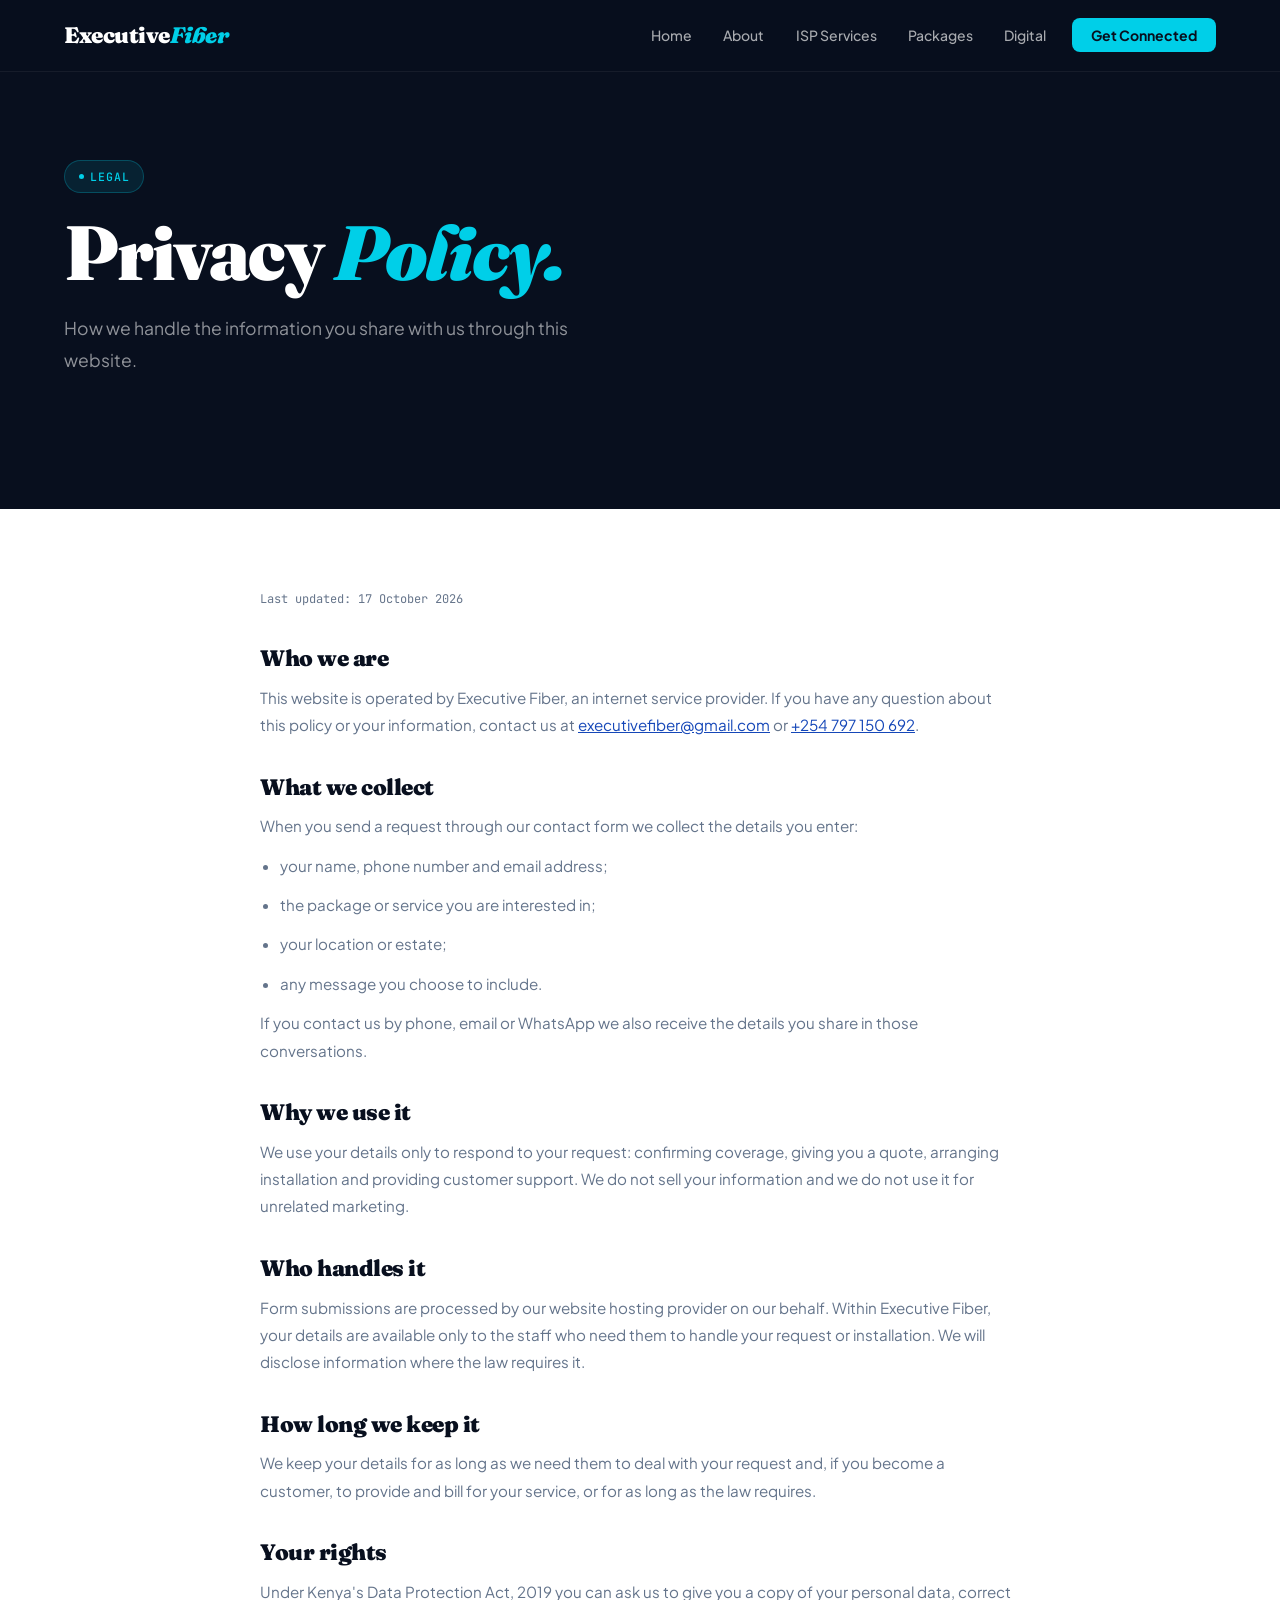
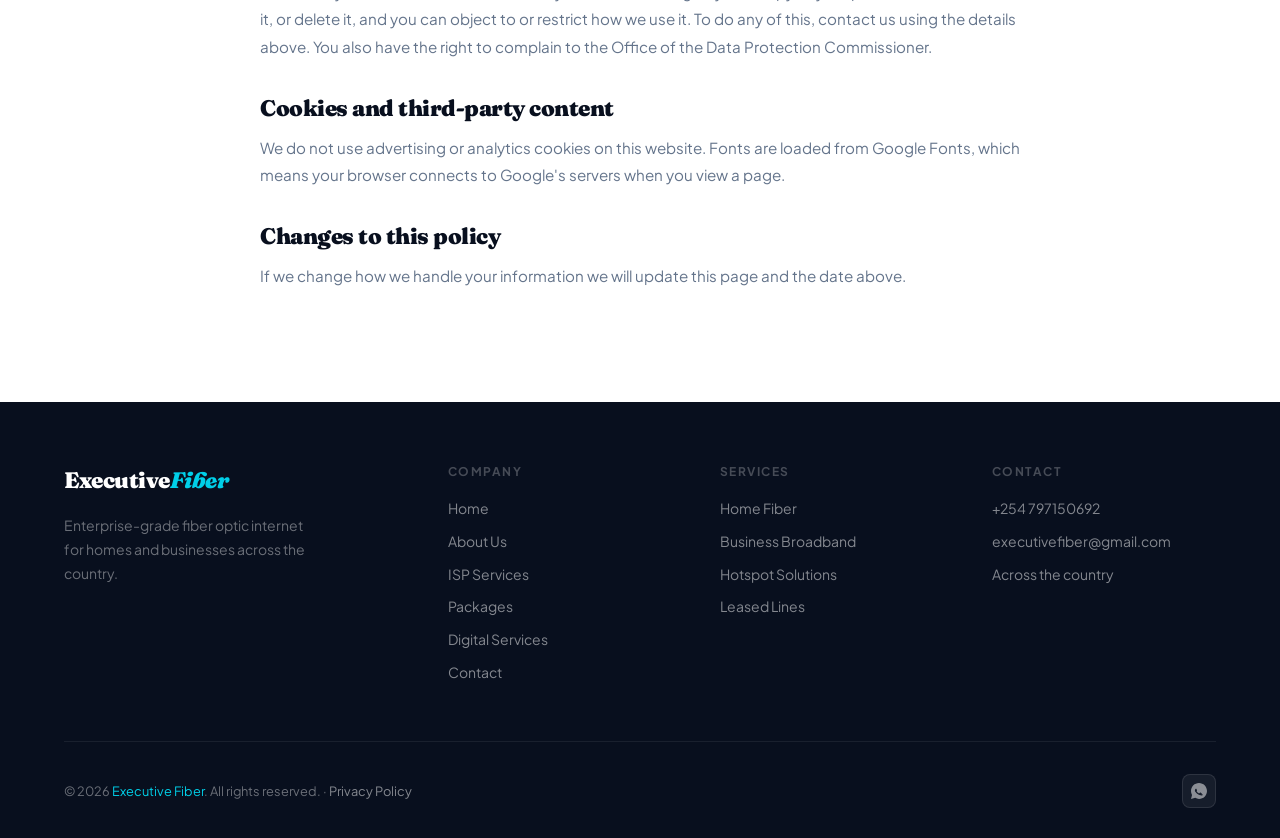
<file: privacy.html>
<!DOCTYPE html>
<html lang="en">
<head>
<meta charset="UTF-8">
<meta name="viewport" content="width=device-width, initial-scale=1.0">
<title>Privacy Policy — Executive Fiber</title>
<link rel="icon" href="/favicon.ico" sizes="any">
<link rel="icon" type="image/png" sizes="32x32" href="/favicon-32x32.png">
<link rel="icon" type="image/png" sizes="16x16" href="/favicon-16x16.png">
<link rel="apple-touch-icon" href="/apple-touch-icon.png">
<meta name="theme-color" content="#080F1E">
<meta name="description" content="How Executive Fiber collects, uses and protects the personal information you share with us through this website.">
<meta property="og:type" content="website">
<meta property="og:site_name" content="Executive Fiber">
<meta property="og:title" content="Privacy Policy — Executive Fiber">
<meta property="og:description" content="How Executive Fiber collects, uses and protects the personal information you share with us through this website.">
<link rel="preconnect" href="https://fonts.googleapis.com">
<link rel="preconnect" href="https://fonts.gstatic.com" crossorigin>
<link rel="stylesheet" href="https://fonts.googleapis.com/css2?family=Fraunces:ital,wght@0,700;0,900;1,700;1,900&amp;family=Plus+Jakarta+Sans:wght@300;400;500;600;700;800&amp;family=JetBrains+Mono:wght@400;500&amp;display=swap">
<link rel="stylesheet" href="ef-shared.css">
<script src="ef-shared.js" defer></script>
<style>
.page-hero { background: var(--navy); padding: 160px 5% 100px; position: relative; overflow: hidden; }
.page-hero-inner { position: relative; z-index: 1; max-width: 700px; }
.page-hero h1 { font-family: var(--font-display); font-size: clamp(2.8rem,6vw,5rem); font-weight: 900; color: var(--white); line-height: 1.05; letter-spacing: -2px; margin-bottom: 1.25rem; }
.page-hero h1 em { font-style: italic; color: var(--cyan); }
.page-hero p { font-size: 1.1rem; color: rgba(255,255,255,0.55); max-width: 520px; line-height: 1.8; margin-bottom: 2rem; }
.page-hero .btn { margin-right: 0.75rem; margin-bottom: 0.75rem; }
.legal { background: var(--white); padding: 80px 5% 100px; }
.legal-inner { max-width: 760px; margin: 0 auto; }
.legal h2 { font-size: 1.4rem; letter-spacing: -0.5px; margin: 2.25rem 0 0.75rem; }
.legal p, .legal li { color: var(--gray); font-size: 0.95rem; line-height: 1.8; margin-bottom: 0.75rem; }
.legal ul { padding-left: 1.25rem; margin-bottom: 0.75rem; }
.legal a { color: var(--blue); }
.legal .updated { font-family: var(--font-mono); font-size: 0.75rem; color: var(--lgray); }
</style>
</head>
<body>

<nav>
  <a href="index.html" class="logo">Executive<em>Fiber</em></a>
  <ul>
    <li><a href="index.html">Home</a></li>
    <li><a href="about.html">About</a></li>
    <li><a href="services.html">ISP Services</a></li>
    <li><a href="packages.html">Packages</a></li>
    <li><a href="digital.html">Digital</a></li>
    <li><a href="contact.html" class="nav-cta">Get Connected</a></li>
  </ul>
  <button type="button" class="hamburger" id="hamburger" onclick="toggleNav()" aria-label="Menu" aria-expanded="false" aria-controls="mobile-nav">
    <span></span>
    <span></span>
    <span></span>
  </button>
</nav>
<div class="mobile-nav" id="mobile-nav">
  <a href="index.html">Home</a>
  <a href="about.html">About</a>
  <a href="services.html">ISP Services</a>
  <a href="packages.html">Packages</a>
  <a href="digital.html">Digital</a>
  <a href="contact.html" class="mob-cta">Get Connected</a>
</div>

<div class="page-hero">
  <div class="page-hero-inner">
    <div class="tag">Legal</div>
    <h1>Privacy <em>Policy.</em></h1>
    <p>How we handle the information you share with us through this website.</p>
  </div>
</div>

<section class="legal">
  <div class="legal-inner">
    <p class="updated">Last updated: 17 October 2026</p>

    <h2>Who we are</h2>
    <p>This website is operated by Executive Fiber, an internet service provider. If you have any question about this policy or your information, contact us at <a href="mailto:executivefiber@gmail.com">executivefiber@gmail.com</a> or <a href="tel:+254797150692">+254 797 150 692</a>.</p>

    <h2>What we collect</h2>
    <p>When you send a request through our contact form we collect the details you enter:</p>
    <ul>
      <li>your name, phone number and email address;</li>
      <li>the package or service you are interested in;</li>
      <li>your location or estate;</li>
      <li>any message you choose to include.</li>
    </ul>
    <p>If you contact us by phone, email or WhatsApp we also receive the details you share in those conversations.</p>

    <h2>Why we use it</h2>
    <p>We use your details only to respond to your request: confirming coverage, giving you a quote, arranging installation and providing customer support. We do not sell your information and we do not use it for unrelated marketing.</p>

    <h2>Who handles it</h2>
    <p>Form submissions are processed by our website hosting provider on our behalf. Within Executive Fiber, your details are available only to the staff who need them to handle your request or installation. We will disclose information where the law requires it.</p>

    <h2>How long we keep it</h2>
    <p>We keep your details for as long as we need them to deal with your request and, if you become a customer, to provide and bill for your service, or for as long as the law requires.</p>

    <h2>Your rights</h2>
    <p>Under Kenya's Data Protection Act, 2019 you can ask us to give you a copy of your personal data, correct it, or delete it, and you can object to or restrict how we use it. To do any of this, contact us using the details above. You also have the right to complain to the Office of the Data Protection Commissioner.</p>

    <h2>Cookies and third-party content</h2>
    <p>We do not use advertising or analytics cookies on this website. Fonts are loaded from Google Fonts, which means your browser connects to Google's servers when you view a page.</p>

    <h2>Changes to this policy</h2>
    <p>If we change how we handle your information we will update this page and the date above.</p>
  </div>
</section>

<footer>
  <div class="footer-top">
    <div class="footer-brand"><a href="index.html" class="logo">Executive<em>Fiber</em></a>
      <p>Enterprise-grade fiber optic internet for homes and businesses across the country.</p></div>
    <div class="footer-col"><h4>Company</h4>
      <a href="index.html">Home</a>
      <a href="about.html">About Us</a>
      <a href="services.html">ISP Services</a>
      <a href="packages.html">Packages</a>
      <a href="digital.html">Digital Services</a>
      <a href="contact.html">Contact</a></div>


    <div class="footer-col"><h4>Services</h4>
      <a href="services.html#home-fiber">Home Fiber</a>
      <a href="services.html#business-broadband">Business Broadband</a>
      <a href="services.html#hotspot">Hotspot Solutions</a>
      <a href="services.html#leased-lines">Leased Lines</a></div>
    <div class="footer-col"><h4>Contact</h4><a href="tel:+254797150692">+254 797150692</a>
      <a href="mailto:executivefiber@gmail.com">executivefiber@gmail.com</a><a href="contact.html">Across the country</a></div>
  </div>
  <div class="footer-bottom"><p>© 2026 <span>Executive Fiber</span>. All rights reserved. · <a href="privacy.html">Privacy Policy</a></p>

    
     <div class="footer-socials">

  <!-- WhatsApp -->
<a href="https://wa.me/254797150692" title="WhatsApp" aria-label="WhatsApp" target="_blank" rel="noopener">
  <svg width="16" height="16" viewBox="0 0 32 32" fill="currentColor">
    <path d="M16 0C7.163 0 0 7.163 0 16c0 2.833.742 5.49 2.043 7.796L.057 31.943l8.418-2.203A15.933 15.933 0 0 0 16 32c8.837 0 16-7.163 16-16S24.837 0 16 0zm8.006 22.906c-.334.940-1.956 1.846-2.686 1.962-.73.116-1.64.165-2.647-.166-1.007-.33-2.295-.77-3.953-1.507-3.29-1.462-5.44-4.77-5.604-4.992-.163-.222-1.33-1.77-1.33-3.376s.842-2.396 1.14-2.722c.298-.327.65-.409.866-.409.217 0 .434.002.624.01.2.01.468-.076.733.559.275.658.933 2.276.933 2.442 0 .166-.083.373-.249.597-.166.222-.249.36-.415.555-.166.194-.35.41-.149.804.2.394.892 1.47 1.915 2.381 1.315 1.173 2.424 1.536 2.773 1.709.35.174.554.145.757-.083.2-.228.865-.997 1.096-1.34.23-.342.46-.285.773-.171.313.114 1.99.938 2.33 1.109.34.17.568.256.651.398.083.143.083.826-.25 1.767z"/>
  </svg>
</a>
  </div>
</footer>

</body>
</html>
</file>
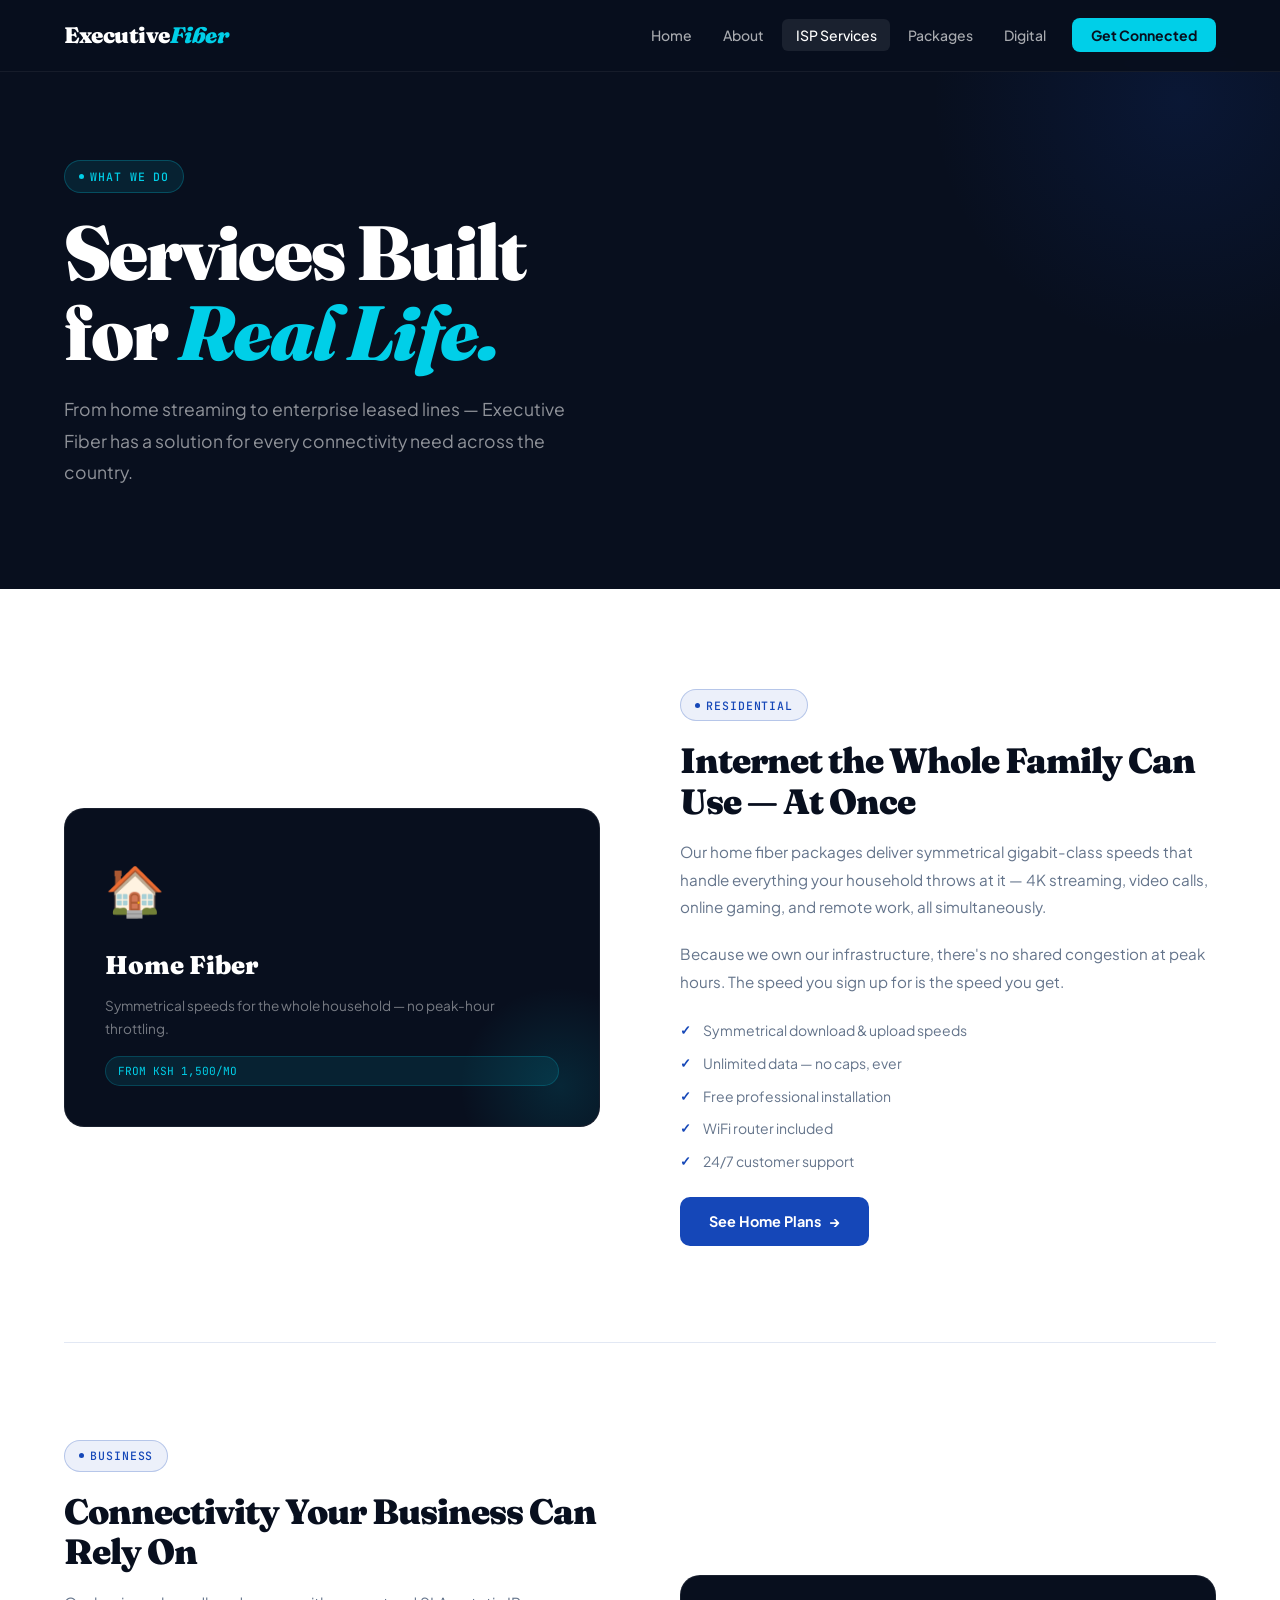
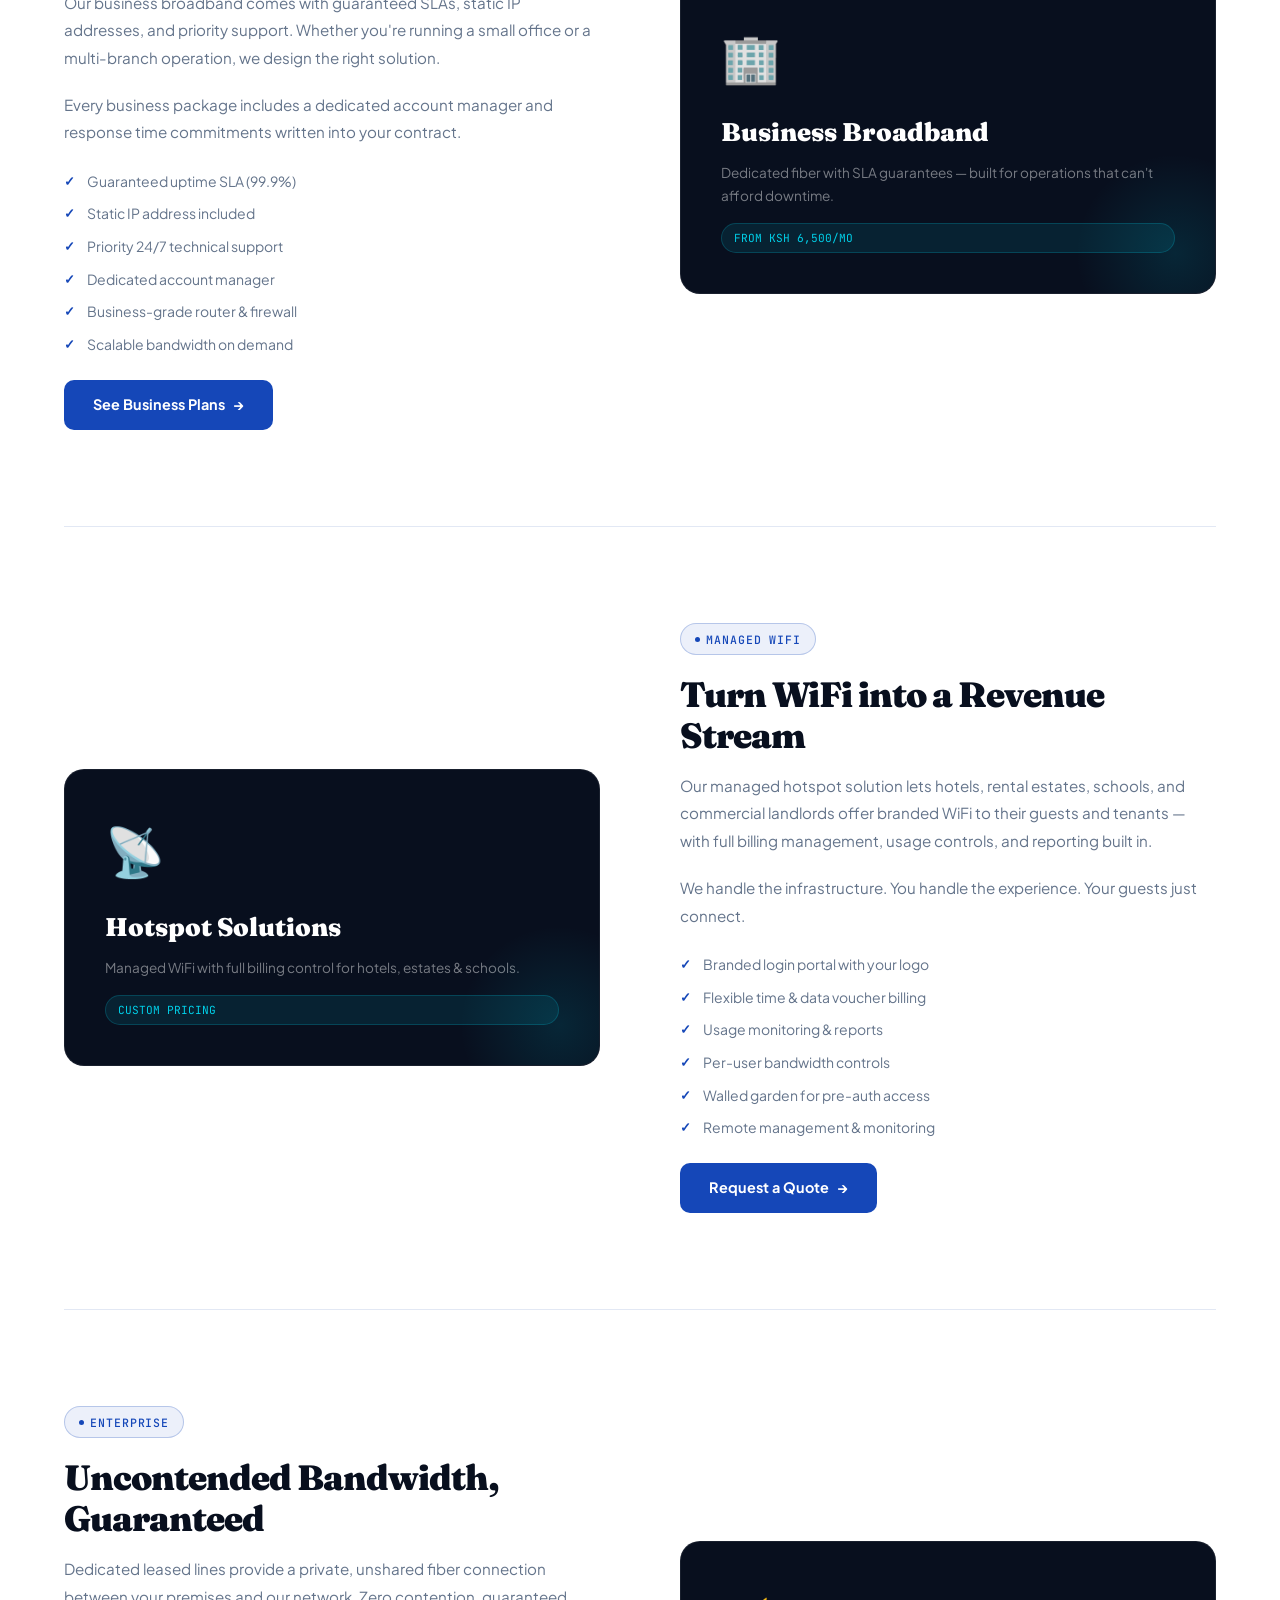
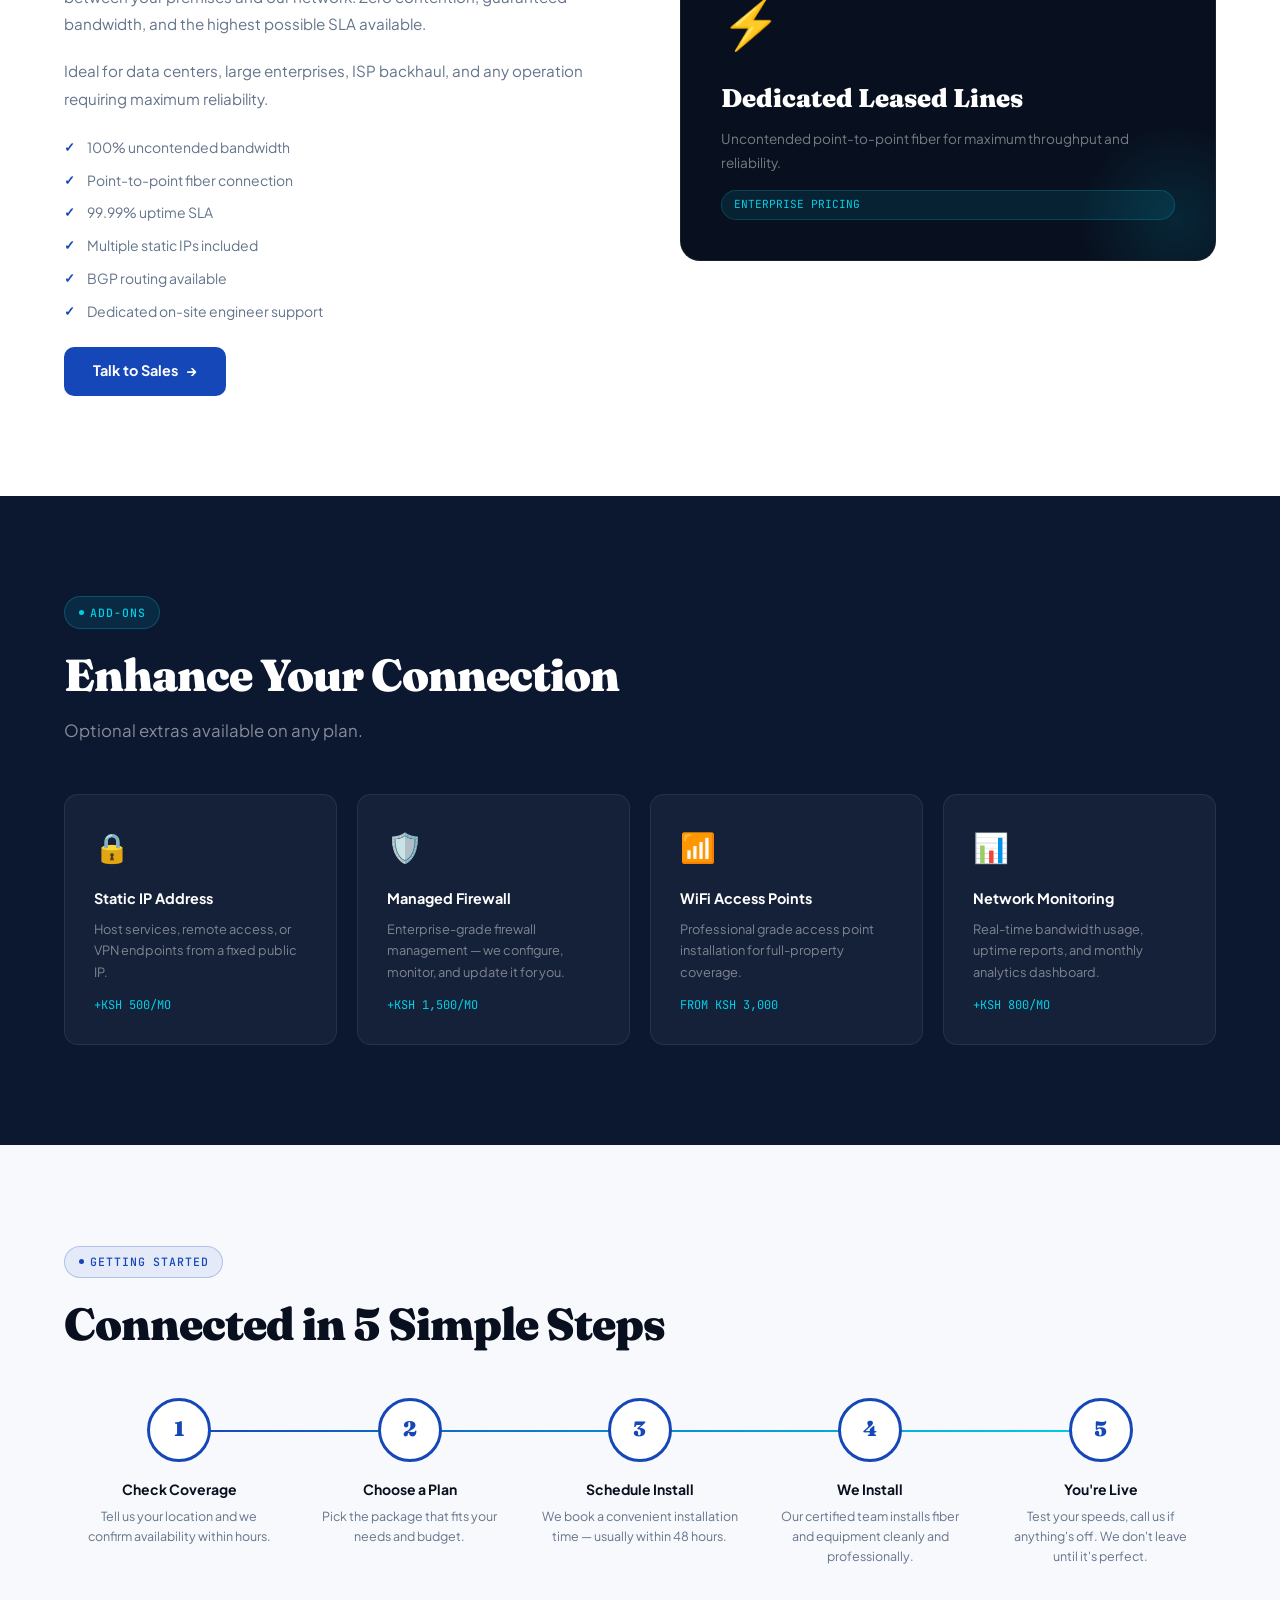
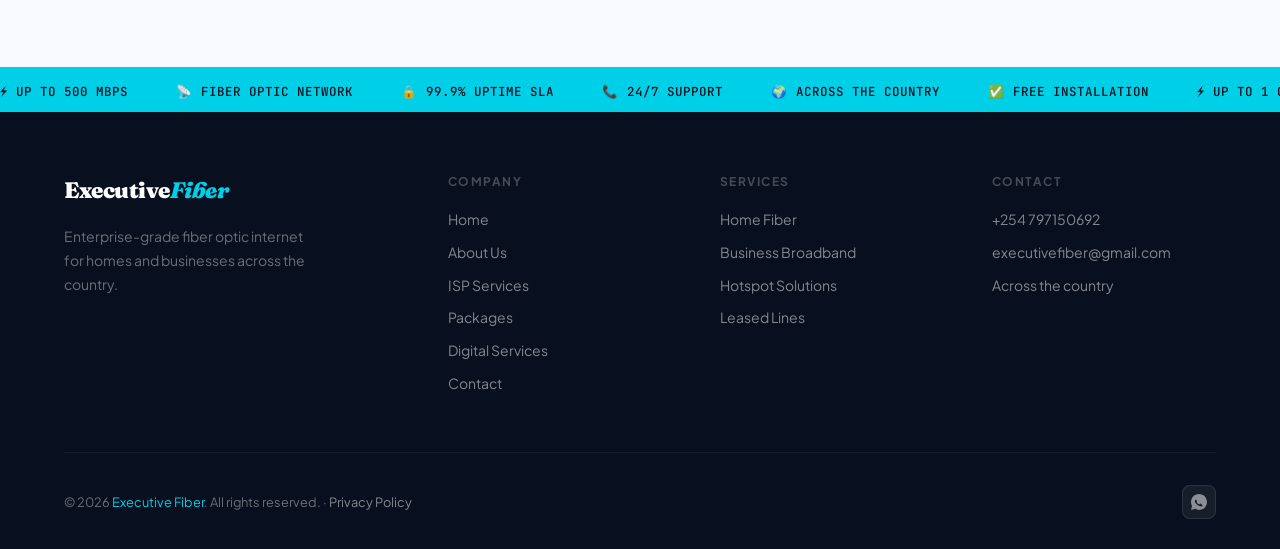
<file: services.html>
<!DOCTYPE html>
<html lang="en">
<head>
<meta charset="UTF-8">
<meta name="viewport" content="width=device-width, initial-scale=1.0">
<title>Services — Executive Fiber</title>
<link rel="icon" href="/favicon.ico" sizes="any">
<link rel="icon" type="image/png" sizes="32x32" href="/favicon-32x32.png">
<link rel="icon" type="image/png" sizes="16x16" href="/favicon-16x16.png">
<link rel="apple-touch-icon" href="/apple-touch-icon.png">
<meta name="theme-color" content="#080F1E">
<meta name="description" content="Home fiber, business broadband, managed hotspot WiFi and dedicated leased lines from Executive Fiber.">
<meta property="og:type" content="website">
<meta property="og:site_name" content="Executive Fiber">
<meta property="og:title" content="Services — Executive Fiber">
<meta property="og:description" content="Home fiber, business broadband, managed hotspot WiFi and dedicated leased lines from Executive Fiber.">
<link rel="preconnect" href="https://fonts.googleapis.com">
<link rel="preconnect" href="https://fonts.gstatic.com" crossorigin>
<link rel="stylesheet" href="https://fonts.googleapis.com/css2?family=Fraunces:ital,wght@0,700;0,900;1,700;1,900&amp;family=Plus+Jakarta+Sans:wght@300;400;500;600;700;800&amp;family=JetBrains+Mono:wght@400;500&amp;display=swap">
<link rel="stylesheet" href="ef-shared.css">
<script src="ef-shared.js" defer></script>
<style>
.page-hero {
  background: var(--navy); padding: 160px 5% 100px;
  position: relative; overflow: hidden;
}
.page-hero::before {
  content:''; position:absolute; top:-150px; right:-150px;
  width:500px; height:500px;
  background:radial-gradient(circle,rgba(21,71,184,0.15),transparent 70%);
  border-radius:50%;
}
.page-hero-inner { position:relative; z-index:1; max-width:700px; }
.page-hero h1 { font-family:var(--font-display); font-size:clamp(2.8rem,6vw,5rem); font-weight:900; color:var(--white); 
line-height:1.05; letter-spacing:-2px; margin-bottom:1.25rem; }
.page-hero h1 em { font-style:italic; color:var(--cyan); }
.page-hero p { font-size:1.1rem; color:rgba(255,255,255,0.55); max-width:520px; line-height:1.8; }

/* SERVICES MAIN */
.services-main { background:var(--white); padding:100px 5%; }
.svc-block { display:grid; grid-template-columns:1fr 1fr; gap:5rem; align-items:center; margin-bottom:6rem; 
padding-bottom:6rem; border-bottom:1px solid var(--border); }
.svc-block:last-child { border-bottom:none; margin-bottom:0; padding-bottom:0; }
.svc-block.reverse { direction:rtl; }
.svc-block.reverse > * { direction:ltr; }
.svc-visual {
  background:var(--navy); border-radius:20px; padding:2.5rem;
  border:1px solid rgba(255,255,255,0.07); min-height:260px;
  display:flex; flex-direction:column; justify-content:space-between;
  position:relative; overflow:hidden;
}
.svc-visual::before {
  content:''; position:absolute; bottom:-60px; right:-60px;
  width:200px; height:200px;
  background:radial-gradient(circle, rgba(0,207,232,0.12), transparent 70%);
  border-radius:50%;
}
.svc-icon-big { font-size:3rem; margin-bottom:1rem; display:block; }
.svc-visual h3 { font-family:var(--font-display); font-size:1.6rem; font-weight:900; color:var(--white); margin-bottom:0.5rem; }
.svc-visual p { font-size:0.85rem; color:rgba(255,255,255,0.45); line-height:1.7; }
.svc-tag { display:inline-block; font-family:var(--font-mono); font-size:0.7rem; background:rgba(0,207,232,0.1); 
border:1px solid rgba(0,207,232,0.2); color:var(--cyan); padding:0.3rem 0.75rem; border-radius:20px; margin-top:1rem; }
.svc-text h2 { font-size:clamp(1.6rem,3vw,2.2rem); margin-bottom:1rem; }
.svc-text p { color:var(--gray); font-size:0.95rem; line-height:1.8; margin-bottom:1.25rem; }
.svc-features { list-style:none; display:flex; flex-direction:column; gap:0.6rem; margin:1.5rem 0; }
.svc-features li { display:flex; align-items:flex-start; gap:0.75rem; font-size:0.875rem; color:var(--gray); }
.svc-features li::before { content:'✓'; color:var(--blue); font-weight:800; flex-shrink:0; margin-top:1px; font-size:0.8rem; }

/* ADD-ONS */
.addons { background:var(--navy2); padding:100px 5%; }
.addons h2 { color:var(--white); }
.addons .lead { color:rgba(255,255,255,0.5); }
.addons-grid { display:grid; grid-template-columns:repeat(4,1fr); gap:1.25rem; }
.addon-card {
  background:rgba(255,255,255,0.04); border:1px solid rgba(255,255,255,0.08);
  border-radius:14px; padding:1.8rem; transition:all 0.25s;
}
.addon-card:hover { background:rgba(255,255,255,0.07); transform:translateY(-4px); border-color:rgba(0,207,232,0.2); }
.addon-icon { font-size:1.8rem; margin-bottom:1rem; display:block; }
.addon-card h4 { font-family:var(--font-body); font-size:0.9rem; font-weight:700; color:var(--white); margin-bottom:0.5rem; }
.addon-card p { font-size:0.8rem; color:rgba(255,255,255,0.45); line-height:1.7; }
.addon-price { font-family:var(--font-mono); font-size:0.75rem; color:var(--cyan); margin-top:0.75rem; display:block; }

/* PROCESS */
.process { background:var(--offwhite); padding:100px 5%; }
.process-steps { display:grid; grid-template-columns:repeat(5,1fr); gap:0; margin-top:3rem; position:relative; }
.process-steps::before { content:''; position:absolute; top:32px; left:10%; right:10%; height:2px; background:
linear-gradient(90deg,var(--blue),var(--cyan)); z-index:0; }
.step { text-align:center; padding:0 1rem; position:relative; z-index:1; }
.step-num { width:64px; height:64px; border-radius:50%; background:var(--white); border:3px solid var(--blue); display:flex; 
align-items:center; justify-content:center; 
font-family:var(--font-display); font-size:1.3rem; font-weight:900; color:var(--blue); margin:0 auto 1rem; }
.step h4 { font-family:var(--font-body); font-size:0.875rem; font-weight:700; color:var(--navy); margin-bottom:0.4rem; }
.step p { font-size:0.78rem; color:var(--gray); line-height:1.6; }

@media(max-width:900px){
  .svc-block{grid-template-columns:1fr;gap:2.5rem}
  .svc-block.reverse{direction:ltr}
  .addons-grid{grid-template-columns:1fr 1fr}
  .process-steps{grid-template-columns:1fr 1fr;gap:2rem}
  .process-steps::before{display:none}
}
@media(max-width:600px){
  .addons-grid{grid-template-columns:1fr}
  .process-steps{grid-template-columns:1fr}
}


</style>
</head>
<body>

<nav>
  <a href="index.html" class="logo">Executive<em>Fiber</em></a>
  <ul>
    <li><a href="index.html">Home</a></li>
    <li><a href="about.html">About</a></li>
    <li><a href="services.html" class="active">ISP Services</a></li>
    <li><a href="packages.html">Packages</a></li>
    <li><a href="digital.html">Digital</a></li>
    <li><a href="contact.html" class="nav-cta">Get Connected</a></li>
  </ul>
  <button type="button" class="hamburger" id="hamburger" onclick="toggleNav()" aria-label="Menu" aria-expanded="false" aria-controls="mobile-nav">
    <span></span>
    <span></span>
    <span></span>
  </button>
</nav>
<div class="mobile-nav" id="mobile-nav">
  <a href="index.html">Home</a>
  <a href="about.html">About</a>
  <a href="services.html" class="active">ISP Services</a>
  <a href="packages.html">Packages</a>
  <a href="digital.html">Digital</a>
  <a href="contact.html" class="mob-cta">Get Connected</a>
</div>

<div class="page-hero">
  <div class="page-hero-inner">
    <div class="tag">What We Do</div>
    <h1>Services Built<br>for <em>Real Life.</em></h1>
    <p>From home streaming to enterprise leased lines — Executive Fiber has a solution for every connectivity need across the country.</p>
  </div>
</div>

<section class="services-main">

  <!-- HOME FIBER -->
  <div class="svc-block" id="home-fiber">
    <div class="svc-visual">
      <div>
        <span class="svc-icon-big">🏠</span>
        <h3>Home Fiber</h3>
        <p>Symmetrical speeds for the whole household — no peak-hour throttling.</p>
      </div>
      <span class="svc-tag">FROM KSH 1,500/MO</span>
    </div>
    <div class="svc-text">
      <div class="tag">Residential</div>
      <h2>Internet the Whole Family Can Use — At Once</h2>
      <p>Our home fiber packages deliver symmetrical gigabit-class speeds that handle everything your household throws at it — 4K streaming, video calls, 
        online gaming, and remote work, all simultaneously.</p>
      <p>Because we own our infrastructure, there's no shared congestion at peak hours. The speed you sign up for is the speed you get.</p>
      <ul class="svc-features">
        <li>Symmetrical download & upload speeds</li>
        <li>Unlimited data — no caps, ever</li>
        <li>Free professional installation</li>
        <li>WiFi router included</li>
        <li>24/7 customer support</li>
      </ul>
      <a href="packages.html" class="btn btn-blue btn-arrow">See Home Plans</a>
    </div>
  </div>

  <!-- BUSINESS -->
  <div class="svc-block reverse" id="business-broadband">
    <div class="svc-visual">
      <div>
        <span class="svc-icon-big">🏢</span>
        <h3>Business Broadband</h3>
        <p>Dedicated fiber with SLA guarantees — built for operations that can't afford downtime.</p>
      </div>
      <span class="svc-tag">FROM KSH 6,500/MO</span>
    </div>
    <div class="svc-text">
      <div class="tag">Business</div>
      <h2>Connectivity Your Business Can Rely On</h2>
      <p>Our business broadband comes with guaranteed SLAs, static IP addresses, and priority support. Whether you're running a small office or a multi-branch operation, 
        we design the right solution.</p>
      <p>Every business package includes a dedicated account manager and response time commitments written into your contract.</p>
      <ul class="svc-features">
        <li>Guaranteed uptime SLA (99.9%)</li>
        <li>Static IP address included</li>
        <li>Priority 24/7 technical support</li>
        <li>Dedicated account manager</li>
        <li>Business-grade router & firewall</li>
        <li>Scalable bandwidth on demand</li>
      </ul>
      <a href="packages.html" class="btn btn-blue btn-arrow">See Business Plans</a>
    </div>
  </div>

  <!-- HOTSPOT -->
  <div class="svc-block" id="hotspot">
    <div class="svc-visual">
      <div>
        <span class="svc-icon-big">📡</span>
        <h3>Hotspot Solutions</h3>
        <p>Managed WiFi with full billing control for hotels, estates & schools.</p>
      </div>
      <span class="svc-tag">CUSTOM PRICING</span>
    </div>
    <div class="svc-text">
      <div class="tag">Managed WiFi</div>
      <h2>Turn WiFi into a Revenue Stream</h2>
      <p>Our managed hotspot solution lets hotels, rental estates, schools, and commercial landlords offer 
        branded WiFi to their guests and tenants — with full billing management, usage controls, and reporting built in.</p>
      <p>We handle the infrastructure. You handle the experience. Your guests just connect.</p>
      <ul class="svc-features">
        <li>Branded login portal with your logo</li>
        <li>Flexible time & data voucher billing</li>
        <li>Usage monitoring & reports</li>
        <li>Per-user bandwidth controls</li>
        <li>Walled garden for pre-auth access</li>
        <li>Remote management & monitoring</li>
      </ul>
      <a href="contact.html?plan=hotspot" class="btn btn-blue btn-arrow">Request a Quote</a>
    </div>
  </div>

  <!-- LEASED LINES -->
  <div class="svc-block reverse" id="leased-lines">
    <div class="svc-visual">
      <div>
        <span class="svc-icon-big">⚡</span>
        <h3>Dedicated Leased Lines</h3>
        <p>Uncontended point-to-point fiber for maximum throughput and reliability.</p>
      </div>
      <span class="svc-tag">ENTERPRISE PRICING</span>
    </div>
    <div class="svc-text">
      <div class="tag">Enterprise</div>
      <h2>Uncontended Bandwidth, Guaranteed</h2>
      <p>Dedicated leased lines provide a private, unshared fiber connection between your premises and our network. Zero contention, 
        guaranteed bandwidth, and the highest possible SLA available.</p>
      <p>Ideal for data centers, large enterprises, ISP backhaul, and any operation requiring maximum reliability.</p>
      <ul class="svc-features">
        <li>100% uncontended bandwidth</li>
        <li>Point-to-point fiber connection</li>
        <li>99.99% uptime SLA</li>
        <li>Multiple static IPs included</li>
        <li>BGP routing available</li>
        <li>Dedicated on-site engineer support</li>
      </ul>
      <a href="contact.html?plan=leased" class="btn btn-blue btn-arrow">Talk to Sales</a>
    </div>
  </div>

</section>

<!-- ADD-ONS -->
<section class="addons">
  <div class="tag">Add-Ons</div>
  <h2>Enhance Your Connection</h2>
  <p class="lead">Optional extras available on any plan.</p>
  <div class="addons-grid">
    <div class="addon-card">
      <span class="addon-icon">🔒</span>
      <h4>Static IP Address</h4>
      <p>Host services, remote access, or VPN endpoints from a fixed public IP.</p>
      <span class="addon-price">+KSH 500/MO</span>
    </div>
    <div class="addon-card">
      <span class="addon-icon">🛡️</span>
      <h4>Managed Firewall</h4>
      <p>Enterprise-grade firewall management — we configure, monitor, and update it for you.</p>
      <span class="addon-price">+KSH 1,500/MO</span>
    </div>
    <div class="addon-card">
      <span class="addon-icon">📶</span>
      <h4>WiFi Access Points</h4>
      <p>Professional grade access point installation for full-property coverage.</p>
      <span class="addon-price">FROM KSH 3,000</span>
    </div>
    <div class="addon-card">
      <span class="addon-icon">📊</span>
      <h4>Network Monitoring</h4>
      <p>Real-time bandwidth usage, uptime reports, and monthly analytics dashboard.</p>
      <span class="addon-price">+KSH 800/MO</span>
    </div>
  </div>
</section>

<!-- PROCESS -->
<section class="process">
  <div class="tag">Getting Started</div>
  <h2>Connected in 5 Simple Steps</h2>
  <div class="process-steps">
    <div class="step"><div class="step-num">1</div><h4>Check Coverage</h4><p>Tell us your location and we confirm availability within hours.</p></div>
    <div class="step"><div class="step-num">2</div><h4>Choose a Plan</h4><p>Pick the package that fits your needs and budget.</p></div>
    <div class="step"><div class="step-num">3</div><h4>Schedule Install</h4><p>We book a convenient installation time — usually within 48 hours.</p></div>
    <div class="step"><div class="step-num">4</div><h4>We Install</h4><p>Our certified team installs fiber and equipment cleanly and professionally.</p></div>
    <div class="step"><div class="step-num">5</div><h4>You're Live</h4><p>Test your speeds, call us if anything's off. We don't leave until it's perfect.</p></div>
  </div>
</section>

<div class="speed-ticker">
  <div class="ticker-inner">
    <span class="ticker-item">⚡ UP TO 500 MBPS</span>
    <span class="ticker-item">📡 FIBER OPTIC NETWORK</span>
    <span class="ticker-item">🔒 99.9% UPTIME SLA</span>
    <span class="ticker-item">📞 24/7 SUPPORT</span>
    <span class="ticker-item">🌍 ACROSS THE COUNTRY</span>
    <span class="ticker-item">✅ FREE INSTALLATION</span>
    <span class="ticker-item">⚡ UP TO 1 GBPS</span>
    <span class="ticker-item">📡 FIBER OPTIC NETWORK</span>
    <span class="ticker-item">🔒 99.9% UPTIME SLA</span>
    <span class="ticker-item">📞 24/7 SUPPORT</span>
    <span class="ticker-item">🌍 ACROSS THE COUNTRY</span>
    <span class="ticker-item">✅ FREE INSTALLATION</span>
  </div>
</div>
<footer>
  <div class="footer-top">
    <div class="footer-brand"><a href="index.html" class="logo">Executive<em>Fiber</em></a>
      <p>Enterprise-grade fiber optic internet for homes and businesses across the country.</p></div>
    <div class="footer-col"><h4>Company</h4>
      <a href="index.html">Home</a>
      <a href="about.html">About Us</a>
      <a href="services.html">ISP Services</a>
      <a href="packages.html">Packages</a>
      <a href="digital.html">Digital Services</a>
      <a href="contact.html">Contact</a>
    </div>
    <div class="footer-col"><h4>Services</h4>
      <a href="services.html#home-fiber">Home Fiber</a>
      <a href="services.html#business-broadband">Business Broadband</a>
      <a href="services.html#hotspot">Hotspot Solutions</a>
      <a href="services.html#leased-lines">Leased Lines</a>
    </div>
    <div class="footer-col"><h4>Contact</h4>
      <a href="tel:+254797150692">+254 797150692</a>
      <a href="mailto:executivefiber@gmail.com">executivefiber@gmail.com</a>
      <a href="contact.html">Across the country</a>
    </div>
  </div>
  <div class="footer-bottom"><p>© 2026 <span>Executive Fiber</span>. All rights reserved. · <a href="privacy.html">Privacy Policy</a></p>


     <div class="footer-socials">

  <!-- WhatsApp -->
<a href="https://wa.me/254797150692" title="WhatsApp" aria-label="WhatsApp" target="_blank" rel="noopener">
  <svg width="16" height="16" viewBox="0 0 32 32" fill="currentColor">
    <path d="M16 0C7.163 0 0 7.163 0 16c0 2.833.742 5.49 2.043 7.796L.057 31.943l8.418-2.203A15.933 15.933 0 0 0 16 32c8.837 0 16-7.163 16-16S24.837 0 16 0zm8.006 22.906c-.334.940-1.956 1.846-2.686 1.962-.73.116-1.64.165-2.647-.166-1.007-.33-2.295-.77-3.953-1.507-3.29-1.462-5.44-4.77-5.604-4.992-.163-.222-1.33-1.77-1.33-3.376s.842-2.396 1.14-2.722c.298-.327.65-.409.866-.409.217 0 .434.002.624.01.2.01.468-.076.733.559.275.658.933 2.276.933 2.442 0 .166-.083.373-.249.597-.166.222-.249.36-.415.555-.166.194-.35.41-.149.804.2.394.892 1.47 1.915 2.381 1.315 1.173 2.424 1.536 2.773 1.709.35.174.554.145.757-.083.2-.228.865-.997 1.096-1.34.23-.342.46-.285.773-.171.313.114 1.99.938 2.33 1.109.34.17.568.256.651.398.083.143.083.826-.25 1.767z"/>
  </svg>
</a>
    </div>
  </div>
</footer>

</body>
</html>
</file>
<file: ef-shared.css>
/* ===== EXECUTIVE FIBER — SHARED STYLES ===== */
/* Fonts are loaded with <link> tags in each page <head> (Fraunces, Plus Jakarta Sans, JetBrains Mono). */

*, *::before, *::after { box-sizing: border-box; margin: 0; padding: 0; }

:root {
  --navy:    #080F1E;
  --navy2:   #0C1830;
  --blue:    #1547B8;
  --sky:     #2E86DE;
  --cyan:    #00CFE8;
  --ice:     #EBF3FF;
  --white:   #FFFFFF;
  --offwhite:#F7F9FC;
  --gray:    #64748B;
  --lgray:   #66758B;
  --border:  #E2E8F4;
  --gold:    #F5A623;

  --font-display: 'Fraunces', Georgia, serif;
  --font-body:    'Plus Jakarta Sans', sans-serif;
  --font-mono:    'JetBrains Mono', monospace;
}

html { scroll-behavior: smooth; }
body { font-family: var(--font-body); color: var(--navy); background: var(--white); line-height: 1.65; -webkit-font-smoothing: antialiased; }

/* NAV */
nav {
  position: fixed; top: 0; left: 0; right: 0; z-index: 200;
  display: flex; align-items: center; justify-content: space-between;
  padding: 0 5%; height: 72px;
  background: rgba(8,15,30,0.96);
  backdrop-filter: blur(16px);
  border-bottom: 1px solid rgba(255,255,255,0.06);
  transition: all 0.3s;
}
.logo {
  font-family: var(--font-display);
  font-size: 1.4rem; font-weight: 900;
  color: var(--white); letter-spacing: -0.5px;
  text-decoration: none;
}
.logo em { font-style: italic; color: var(--cyan); }
nav ul { display: flex; gap: 0.25rem; list-style: none; align-items: center; }
nav ul a {
  color: rgba(255,255,255,0.65);
  text-decoration: none; font-size: 0.875rem; font-weight: 500;
  padding: 0.45rem 0.85rem; border-radius: 6px;
  transition: all 0.2s;
}
nav ul a:hover, nav ul a.active { color: var(--white); background: rgba(255,255,255,0.08); }
.nav-cta {
  background: var(--cyan) !important; color: var(--navy) !important;
  font-weight: 700 !important; padding: 0.5rem 1.2rem !important;
  border-radius: 8px !important; margin-left: 0.5rem;
}
.nav-cta:hover { background: #00e5ff !important; transform: translateY(-1px); box-shadow: 0 4px 20px rgba(0,207,232,0.35) !important; }

/* FOOTER */
footer {
  background: var(--navy);
  color: rgba(255,255,255,0.4);
  padding: 60px 5% 30px;
}
.footer-top {
  display: grid; grid-template-columns: 1.5fr 1fr 1fr 1fr;
  gap: 3rem; padding-bottom: 3rem;
  border-bottom: 1px solid rgba(255,255,255,0.07);
  margin-bottom: 2rem;
}
.footer-brand p { font-size: 0.875rem; color: rgba(255,255,255,0.4); margin-top: 1rem; max-width: 260px; line-height: 1.7; }
.footer-col h4 { font-size: 0.75rem; font-weight: 700; letter-spacing: 0.12em; text-transform: uppercase; color: rgba(255,255,255,0.25); margin-bottom: 1rem; }
.footer-col a { display: block; color: rgba(255,255,255,0.5); text-decoration: none; font-size: 0.875rem; margin-bottom: 0.6rem; transition: color 0.2s; }
.footer-col a:hover { color: var(--cyan); }
.footer-bottom { display: flex; justify-content: space-between; align-items: center; flex-wrap: wrap; gap: 1rem; font-size: 0.8rem; }
.footer-bottom span { color: var(--cyan); }
.footer-socials { display: flex; gap: 0.75rem; }
.footer-socials a {
  width: 34px; height: 34px; border-radius: 8px;
  background: rgba(255,255,255,0.06); border: 1px solid rgba(255,255,255,0.1);
  display: flex; align-items: center; justify-content: center;
  color: rgba(255,255,255,0.5); font-size: 0.85rem; text-decoration: none;
  transition: all 0.2s;
}
.footer-socials a:hover { background: var(--cyan); color: var(--navy); border-color: var(--cyan); }

/* SHARED COMPONENTS */
.tag {
  display: inline-flex; align-items: center; gap: 0.4rem;
  font-family: var(--font-mono); font-size: 0.72rem; font-weight: 500;
  letter-spacing: 0.08em; text-transform: uppercase;
  color: var(--cyan); background: rgba(0,207,232,0.1);
  border: 1px solid rgba(0,207,232,0.25);
  padding: 0.35rem 0.85rem; border-radius: 20px;
  margin-bottom: 1.25rem; width: fit-content;
}
.tag::before { content: ''; width: 5px; height: 5px; background: var(--cyan); border-radius: 50%; animation: blink 2s infinite; }
@keyframes blink { 0%,100%{opacity:1} 50%{opacity:0.3} }

h1,h2,h3 { font-family: var(--font-display); }
h2 { font-size: clamp(1.9rem, 3.5vw, 2.8rem); font-weight: 900; line-height: 1.15; letter-spacing: -1px; margin-bottom: 1rem; }
h3 { font-size: 1.15rem; font-weight: 700; margin-bottom: 0.5rem; }
.lead { font-size: 1.05rem; color: var(--gray); max-width: 560px; margin-bottom: 3rem; line-height: 1.75; }

.btn { display: inline-flex; align-items: center; gap: 0.5rem; font-family: var(--font-body); font-weight: 700; font-size: 0.9rem; 
  padding: 0.8rem 1.8rem; border-radius: 10px; text-decoration: none; transition: all 0.22s; cursor: pointer; border: none; }
.btn-cyan { background: var(--cyan); color: var(--navy); }
.btn-cyan:hover { background: #00e5ff; transform: translateY(-2px); box-shadow: 0 8px 28px rgba(0,207,232,0.35); }
.btn-ghost { background: transparent; color: var(--white); border: 2px solid rgba(255,255,255,0.25); }
.btn-ghost:hover { border-color: var(--white); background: rgba(255,255,255,0.06); }
.btn-blue { background: var(--blue); color: var(--white); }
.btn-blue:hover { background: var(--sky); transform: translateY(-2px); box-shadow: 0 8px 28px rgba(21,71,184,0.35); }
.btn-outline-blue { background: transparent; color: var(--blue); border: 2px solid var(--blue); }
.btn-outline-blue:hover { background: var(--blue); color: var(--white); }
.btn-arrow::after { content: '→'; transition: transform 0.2s; }
.btn-arrow:hover::after { transform: translateX(4px); }

section { padding: 100px 5%; }
.dark-section { background: var(--navy); color: var(--white); }
.dark-section .lead { color: rgba(255,255,255,0.5); }
.dark-section h2 { color: var(--white); }
.mid-section { background: var(--navy2); color: var(--white); }
.mid-section .lead { color: rgba(255,255,255,0.5); }
.mid-section h2 { color: var(--white); }
.light-section { background: var(--offwhite); }

/* SPEED TICKER */
.speed-ticker {
  background: var(--cyan); color: var(--navy);
  padding: 0.6rem 0; overflow: hidden; white-space: nowrap;
}
.ticker-inner {
  display: inline-flex;
  animation: ticker 20s linear infinite;
  will-change: transform;
}
@keyframes ticker { from{transform:translateX(0)} to{transform:translateX(-50%)} }
.ticker-item { font-family: var(--font-mono); font-size: 0.78rem; font-weight: 500; letter-spacing: 0.08em; padding-right: 3rem; }

/* PING ANIMATION */
.ping-dot { display: inline-block; width: 8px; height: 8px; background: #22c55e; border-radius: 50%; position: relative; }
.ping-dot::after { content: ''; position: absolute; inset: -4px; border-radius: 50%; background: #22c55e; opacity: 0.4; animation: ping 1.5s infinite; }
@keyframes ping { 0%{transform:scale(1);opacity:0.4} 100%{transform:scale(2.5);opacity:0} }

@media (max-width: 900px) {
  nav ul { display: none !important; }
  .hamburger { display: flex !important; }
}
@media (min-width: 901px) {
  .mobile-nav { display: none !important; }
}
@media (max-width: 768px) {
  .footer-top { grid-template-columns: 1fr 1fr; }
}
@media (max-width: 500px) {
  .footer-top { grid-template-columns: 1fr; }
}


/* ===== HAMBURGER & MOBILE NAV ===== */
.hamburger {
  display: none;
  flex-direction: column;
  gap: 5px;
  cursor: pointer;
  padding: 8px;
  background: rgba(255,255,255,0.08);
  border: 1px solid rgba(255,255,255,0.15);
  border-radius: 8px;
  z-index: 300;
  flex-shrink: 0;
}
.hamburger span {
  display: block;
  width: 22px;
  height: 2px;
  background: #FFFFFF;
  border-radius: 2px;
  transition: all 0.3s;
}
.hamburger.open span:nth-child(1) { transform: translateY(7px) rotate(45deg); }
.hamburger.open span:nth-child(2) { opacity: 0; }
.hamburger.open span:nth-child(3) { transform: translateY(-7px) rotate(-45deg); }

.mobile-nav {
  display: none;
  position: fixed;
  top: 72px; left: 0; right: 0;
  background: rgba(8,15,30,0.98);
  backdrop-filter: blur(16px);
  border-bottom: 1px solid rgba(255,255,255,0.08);
  padding: 1rem 5% 1.5rem;
  flex-direction: column;
  gap: 0.25rem;
  z-index: 199;
}
.mobile-nav.open { display: flex; }
.mobile-nav a {
  color: rgba(255,255,255,0.75);
  text-decoration: none;
  font-size: 1rem;
  font-weight: 500;
  padding: 0.85rem 1rem;
  border-radius: 8px;
  transition: all 0.2s;
  border-bottom: 1px solid rgba(255,255,255,0.05);
}
.mobile-nav a:last-child { border-bottom: none; }
.mobile-nav a:hover, .mobile-nav a.active { color: #FFFFFF; background: rgba(255,255,255,0.06); }
.mobile-nav .mob-cta {
  background: #00CFE8 !important;
  color: #080F1E !important;
  font-weight: 700 !important;
  text-align: center;
  margin-top: 0.5rem;
  border-bottom: none !important;
  border-radius: 8px;
}
.mobile-nav .mob-cta:hover { background: #00e5ff !important; }


/* ===== REVIEW FIXES ===== */

/* form feedback (used by contact.html) */
.field-error { display: block; margin-top: 0.35rem; font-size: 0.78rem; font-weight: 600; color: #dc2626; }
.form-error { color: #b91c1c; font-size: 0.85rem; font-weight: 600; margin-top: 0.75rem; text-align: center; }
.form-note a { color: var(--blue); }
.submit-btn:disabled { opacity: 0.7; cursor: wait; transform: none; box-shadow: none; }

/* footer privacy link */
.footer-bottom p a { color: rgba(255,255,255,0.5); text-decoration: none; transition: color 0.2s; }
.footer-bottom p a:hover { color: var(--cyan); }

/* readable tag pills on light sections (cyan on white fails contrast) */
.mission .tag, .values .tag, .speed-section .tag, .testi-section .tag,
.services-main .tag, .process .tag, .compare .tag, .contact-main .tag {
  color: var(--blue); background: rgba(21,71,184,0.08); border-color: rgba(21,71,184,0.25);
}
.mission .tag::before, .values .tag::before, .speed-section .tag::before, .testi-section .tag::before,
.services-main .tag::before, .process .tag::before, .compare .tag::before, .contact-main .tag::before {
  background: var(--blue);
}

/* tags sitting above centered headings */
.story .tag, .dig-process .dig-tag, .dig-pricing .dig-tag {
  display: flex; margin-left: auto; margin-right: auto;
}

/* anchors should not hide under the fixed nav */
[id] { scroll-margin-top: 90px; }

/* keyboard focus */
a:focus-visible, button:focus-visible { outline: 2px solid var(--sky); outline-offset: 2px; }

/* lighter vertical rhythm on phones */
@media (max-width: 600px) {
  section:not(.hero):not(.dig-hero) { padding-top: 64px !important; padding-bottom: 64px !important; }
}

/* respect reduced-motion preferences */
@media (prefers-reduced-motion: reduce) {
  html { scroll-behavior: auto; }
  *, *::before, *::after { animation-duration: 0.01ms !important; animation-iteration-count: 1 !important; transition-duration: 0.01ms !important; }
}
</file>
